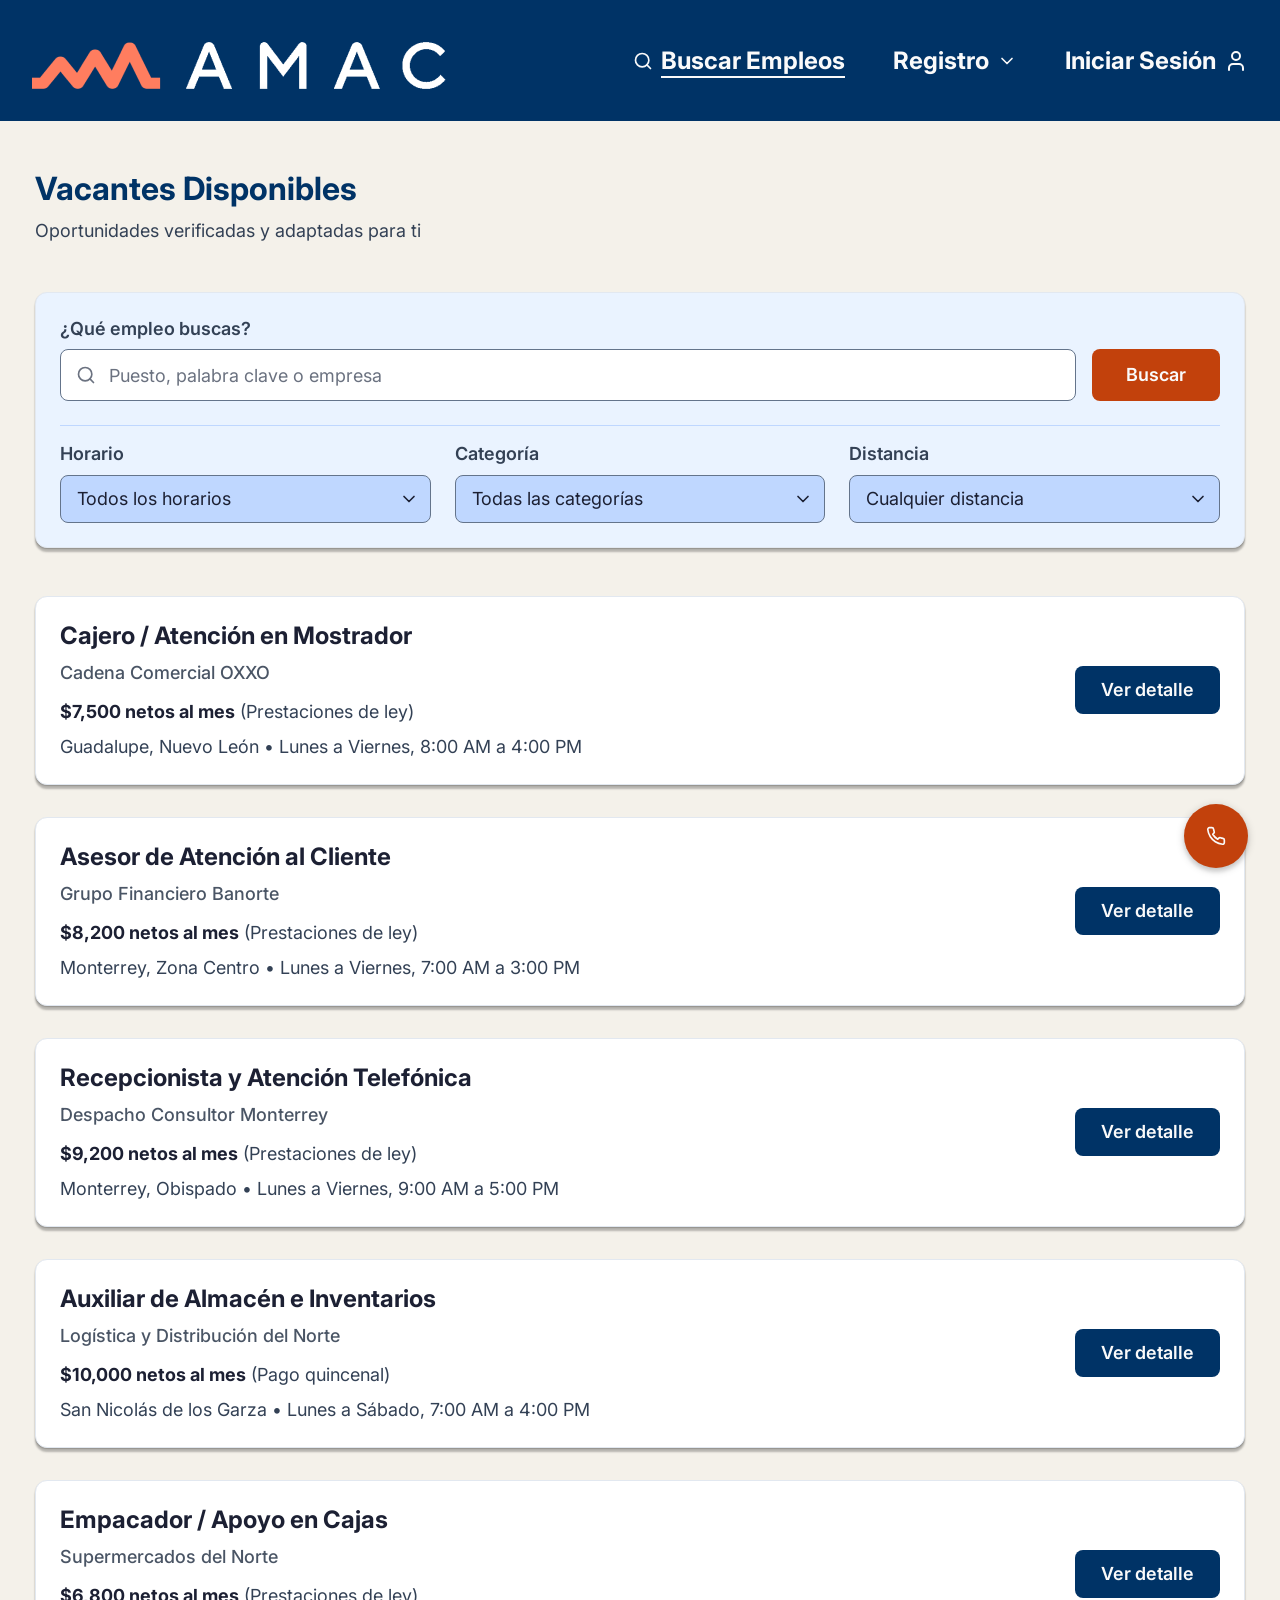
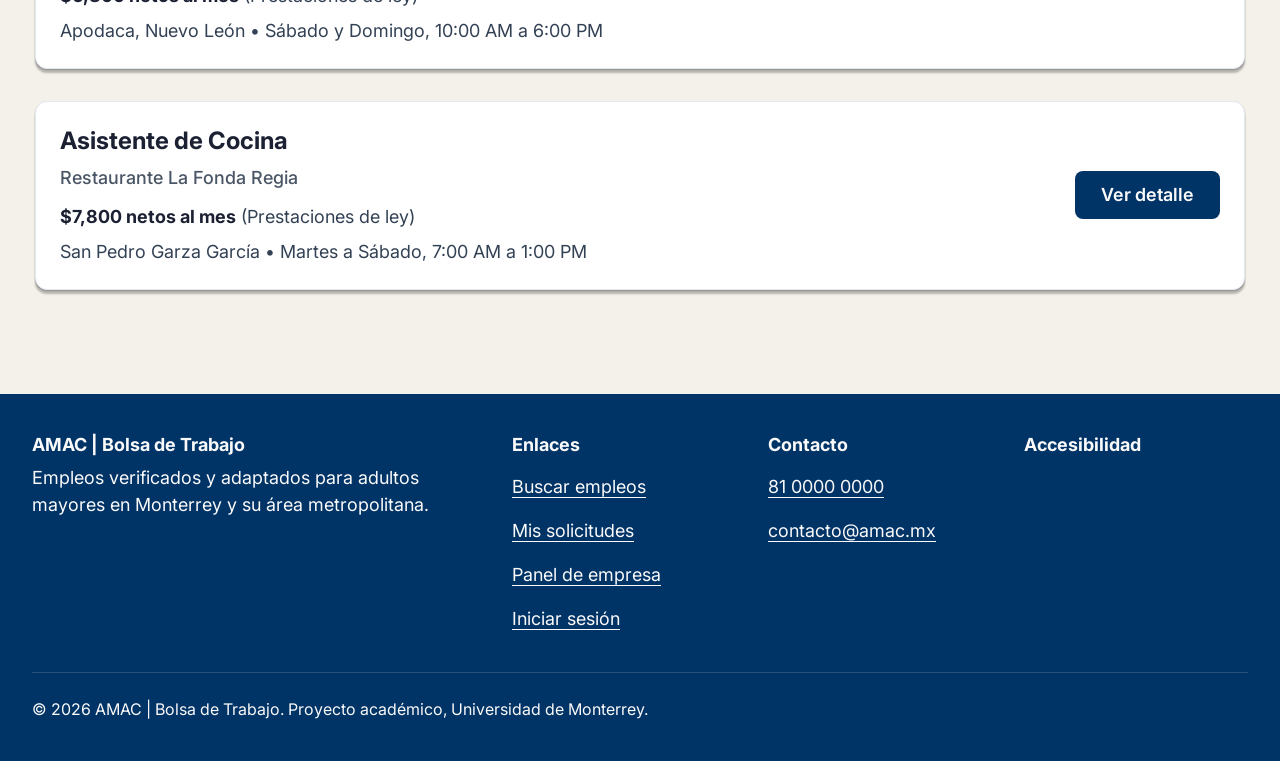
<file: index.html>
<!DOCTYPE html>
<html lang="es">
<head>
  <meta charset="UTF-8">
  <meta name="viewport" content="width=device-width, initial-scale=1.0">
  <meta name="description" content="Vacantes de empleo verificadas y adaptadas para adultos mayores en Monterrey y su área metropolitana.">
  <meta name="theme-color" content="#003366">
  <title>Vacantes disponibles – AMAC | Bolsa de Trabajo</title>
  <link rel="icon" href="img/favicon.svg" type="image/svg+xml">
  <link rel="preconnect" href="https://fonts.googleapis.com">
  <link rel="preconnect" href="https://fonts.gstatic.com" crossorigin>
  <link rel="stylesheet" href="https://fonts.googleapis.com/css2?family=Inter:wght@400;500;600;700&amp;display=swap">

  <!-- Hojas de estilo del proyecto (el orden importa) -->
  <link rel="stylesheet" href="css/variables.css">
  <link rel="stylesheet" href="css/base.css">
  <link rel="stylesheet" href="css/layout.css">
  <link rel="stylesheet" href="css/componentes.css">

  <!-- Menú móvil y mostrar contraseña. Va en el head para marcar <html class="js"> antes de pintar -->
  <script src="js/main.js"></script>
</head>
<body>
  <a class="skip-link" href="#principal">Saltar al contenido principal</a>

  <!-- ===================== ENCABEZADO (idéntico en todas las páginas) ===================== -->
  <header class="site-header">
    <div class="site-header__inner">
      <a class="site-header__brand" href="index.html">
        <img class="site-header__logo" src="img/amac-logo.png" alt="AMAC Bolsa de Trabajo, ir al inicio" width="442" height="75">
      </a>

      <button class="site-header__toggle" type="button" aria-expanded="false" aria-controls="site-nav">
        <span class="site-header__toggle-bar"></span>
        <span class="site-header__toggle-bar"></span>
        <span class="site-header__toggle-bar"></span>
        <span class="visually-hidden">Menú</span>
      </button>

      <nav class="site-nav" id="site-nav" aria-label="Navegación principal">
        <ul class="site-nav__list">
          <li class="site-nav__item">
            <a class="site-nav__link" href="index.html" aria-current="page">
              <svg class="icon" viewBox="0 0 24 24" aria-hidden="true" focusable="false"><circle cx="11" cy="11" r="8"/><path d="m21 21-4.3-4.3"/></svg>
              Buscar Empleos
            </a>
          </li>
          <li class="site-nav__item">
            <details class="site-nav__submenu">
              <summary class="site-nav__link">
                Registro
                <svg class="icon site-nav__chevron" viewBox="0 0 24 24" aria-hidden="true" focusable="false"><path d="m6 9 6 6 6-6"/></svg>
              </summary>
              <ul class="site-nav__sublist">
                <li><a class="site-nav__sublink" href="registro-candidato.html">Registrar candidato</a></li>
                <li><a class="site-nav__sublink" href="registro-empresa.html">Registrar empresa</a></li>
              </ul>
            </details>
          </li>
          <li class="site-nav__item">
            <details class="site-nav__submenu">
              <summary class="site-nav__link">
                Iniciar Sesión
                <svg class="icon icon--lg" viewBox="0 0 24 24" aria-hidden="true" focusable="false"><path d="M19 21v-2a4 4 0 0 0-4-4H9a4 4 0 0 0-4 4v2"/><circle cx="12" cy="7" r="4"/></svg>
              </summary>
              <ul class="site-nav__sublist">
                <li><a class="site-nav__sublink" href="login.html">Iniciar sesión como candidato</a></li>
                <li><a class="site-nav__sublink" href="login-empresa.html">Iniciar sesión como empresa</a></li>
              </ul>
            </details>
          </li>
        </ul>
      </nav>
    </div>
  </header>

  <main class="page" id="principal" tabindex="-1">
    <section class="page-intro" aria-labelledby="page-title">
      <h1 class="page-intro__title" id="page-title">Vacantes Disponibles</h1>
      <p class="page-intro__subtitle">Oportunidades verificadas y adaptadas para ti</p>
    </section>

    <!-- Buscador y filtros (RF-002, RF-007). En esta entrega es visual: el botón recarga la página. -->
    <section aria-labelledby="titulo-buscador">
      <h2 class="visually-hidden" id="titulo-buscador">Buscar y filtrar vacantes</h2>
      <form class="search-panel" role="search" action="index.html" method="get">
        <div class="search-panel__row">
          <div class="search-panel__field">
            <!-- Cambio vs. Figma: etiqueta visible (requisito 4.2, no basta el placeholder) -->
            <label class="filter__label" for="busqueda">¿Qué empleo buscas?</label>
            <div class="search-panel__control">
              <svg class="icon search-panel__icon" viewBox="0 0 24 24" aria-hidden="true" focusable="false"><circle cx="11" cy="11" r="8"/><path d="m21 21-4.3-4.3"/></svg>
              <input class="search-panel__input" id="busqueda" type="search" name="q" placeholder="Puesto, palabra clave o empresa">
            </div>
          </div>
          <button class="btn btn--accent" type="submit">Buscar</button>
        </div>

        <fieldset class="search-panel__filters">
          <legend class="visually-hidden">Filtrar resultados</legend>
        <div class="filter">
          <label class="filter__label" for="filter-horario">Horario</label>
          <div class="filter__control">
            <select class="filter__select" id="filter-horario" name="horario">
              <option value="">Todos los horarios</option>
              <option value="matutino">Matutino</option>
              <option value="vespertino">Vespertino</option>
              <option value="medio-tiempo">Medio tiempo</option>
              <option value="fin-de-semana">Fines de semana</option>
            </select>
            <svg class="icon filter__icon" viewBox="0 0 24 24" aria-hidden="true" focusable="false"><path d="m6 9 6 6 6-6"/></svg>
          </div>
        </div>
        <div class="filter">
          <label class="filter__label" for="filter-categoria">Categoría</label>
          <div class="filter__control">
            <select class="filter__select" id="filter-categoria" name="categoria">
              <option value="">Todas las categorías</option>
              <option value="atencion-cliente">Atención al cliente</option>
              <option value="ventas">Ventas y comercio</option>
              <option value="administracion">Administración</option>
              <option value="almacen">Almacén y logística</option>
              <option value="alimentos">Cocina y alimentos</option>
            </select>
            <svg class="icon filter__icon" viewBox="0 0 24 24" aria-hidden="true" focusable="false"><path d="m6 9 6 6 6-6"/></svg>
          </div>
        </div>
        <div class="filter">
          <label class="filter__label" for="filter-distancia">Distancia</label>
          <div class="filter__control">
            <select class="filter__select" id="filter-distancia" name="distancia">
              <option value="">Cualquier distancia</option>
              <option value="5">Menos de 5 km</option>
              <option value="10">Menos de 10 km</option>
              <option value="20">Menos de 20 km</option>
            </select>
            <svg class="icon filter__icon" viewBox="0 0 24 24" aria-hidden="true" focusable="false"><path d="m6 9 6 6 6-6"/></svg>
          </div>
        </div>
        </fieldset>
      </form>
    </section>

    <!-- Listado de vacantes (RF-001) -->
    <section aria-labelledby="titulo-resultados">
      <h2 class="visually-hidden" id="titulo-resultados">6 vacantes encontradas</h2>
      <ul class="job-list">
        <li>
          <article class="job-card">
            <div class="job-card__body">
              <h3 class="job-card__title">Cajero / Atención en Mostrador</h3>
              <p class="job-card__company">Cadena Comercial OXXO</p>
              <p class="job-card__salary"><strong class="job-card__salary-amount">$7,500 netos al mes</strong> (Prestaciones de ley)</p>
              <p class="job-card__meta"><span class="visually-hidden">Ubicación: </span>Guadalupe, Nuevo León <span aria-hidden="true">•</span> <span class="visually-hidden">Horario: </span>Lunes a Viernes, 8:00 AM a 4:00 PM</p>
            </div>
            <a class="btn" href="vacante.html">Ver detalle<span class="visually-hidden"> de Cajero / Atención en Mostrador</span></a>
          </article>
        </li>
        <li>
          <article class="job-card">
            <div class="job-card__body">
              <h3 class="job-card__title">Asesor de Atención al Cliente</h3>
              <p class="job-card__company">Grupo Financiero Banorte</p>
              <p class="job-card__salary"><strong class="job-card__salary-amount">$8,200 netos al mes</strong> (Prestaciones de ley)</p>
              <p class="job-card__meta"><span class="visually-hidden">Ubicación: </span>Monterrey, Zona Centro <span aria-hidden="true">•</span> <span class="visually-hidden">Horario: </span>Lunes a Viernes, 7:00 AM a 3:00 PM</p>
            </div>
            <a class="btn" href="vacante.html">Ver detalle<span class="visually-hidden"> de Asesor de Atención al Cliente</span></a>
          </article>
        </li>
        <li>
          <article class="job-card">
            <div class="job-card__body">
              <h3 class="job-card__title">Recepcionista y Atención Telefónica</h3>
              <p class="job-card__company">Despacho Consultor Monterrey</p>
              <p class="job-card__salary"><strong class="job-card__salary-amount">$9,200 netos al mes</strong> (Prestaciones de ley)</p>
              <p class="job-card__meta"><span class="visually-hidden">Ubicación: </span>Monterrey, Obispado <span aria-hidden="true">•</span> <span class="visually-hidden">Horario: </span>Lunes a Viernes, 9:00 AM a 5:00 PM</p>
            </div>
            <a class="btn" href="vacante.html">Ver detalle<span class="visually-hidden"> de Recepcionista y Atención Telefónica</span></a>
          </article>
        </li>
        <li>
          <article class="job-card">
            <div class="job-card__body">
              <h3 class="job-card__title">Auxiliar de Almacén e Inventarios</h3>
              <p class="job-card__company">Logística y Distribución del Norte</p>
              <p class="job-card__salary"><strong class="job-card__salary-amount">$10,000 netos al mes</strong> (Pago quincenal)</p>
              <p class="job-card__meta"><span class="visually-hidden">Ubicación: </span>San Nicolás de los Garza <span aria-hidden="true">•</span> <span class="visually-hidden">Horario: </span>Lunes a Sábado, 7:00 AM a 4:00 PM</p>
            </div>
            <a class="btn" href="vacante.html">Ver detalle<span class="visually-hidden"> de Auxiliar de Almacén e Inventarios</span></a>
          </article>
        </li>
        <li>
          <article class="job-card">
            <div class="job-card__body">
              <h3 class="job-card__title">Empacador / Apoyo en Cajas</h3>
              <p class="job-card__company">Supermercados del Norte</p>
              <p class="job-card__salary"><strong class="job-card__salary-amount">$6,800 netos al mes</strong> (Prestaciones de ley)</p>
              <p class="job-card__meta"><span class="visually-hidden">Ubicación: </span>Apodaca, Nuevo León <span aria-hidden="true">•</span> <span class="visually-hidden">Horario: </span>Sábado y Domingo, 10:00 AM a 6:00 PM</p>
            </div>
            <a class="btn" href="vacante.html">Ver detalle<span class="visually-hidden"> de Empacador / Apoyo en Cajas</span></a>
          </article>
        </li>
        <li>
          <article class="job-card">
            <div class="job-card__body">
              <h3 class="job-card__title">Asistente de Cocina</h3>
              <p class="job-card__company">Restaurante La Fonda Regia</p>
              <p class="job-card__salary"><strong class="job-card__salary-amount">$7,800 netos al mes</strong> (Prestaciones de ley)</p>
              <p class="job-card__meta"><span class="visually-hidden">Ubicación: </span>San Pedro Garza García <span aria-hidden="true">•</span> <span class="visually-hidden">Horario: </span>Martes a Sábado, 7:00 AM a 1:00 PM</p>
            </div>
            <a class="btn" href="vacante.html">Ver detalle<span class="visually-hidden"> de Asistente de Cocina</span></a>
          </article>
        </li>
      </ul>
    </section>
  </main>

  <!-- ===================== BOTÓN DE AYUDA / LLAMAR A AMAC (RF-052) ===================== -->
  <!-- TODO: reemplazar por el teléfono real de AMAC -->
  <aside class="help" aria-label="Ayuda telefónica">
    <a class="help-fab" href="tel:+528100000000">
      <svg class="icon help-fab__icon" viewBox="0 0 24 24" aria-hidden="true" focusable="false"><path d="M22 16.92v3a2 2 0 0 1-2.18 2 19.79 19.79 0 0 1-8.63-3.07 19.5 19.5 0 0 1-6-6 19.79 19.79 0 0 1-3.07-8.67A2 2 0 0 1 4.11 2h3a2 2 0 0 1 2 1.72 12.84 12.84 0 0 0 .7 2.81 2 2 0 0 1-.45 2.11L8.09 9.91a16 16 0 0 0 6 6l1.27-1.27a2 2 0 0 1 2.11-.45 12.84 12.84 0 0 0 2.81.7A2 2 0 0 1 22 16.92z"/></svg>
      <span class="visually-hidden">Llamar a AMAC para pedir ayuda</span>
    </a>
  </aside>

  <!-- ===================== PIE DE PÁGINA (idéntico en todas las páginas) ===================== -->
  <footer class="site-footer">
    <div class="site-footer__inner">
      <section aria-labelledby="footer-amac">
        <h2 class="site-footer__title" id="footer-amac">AMAC | Bolsa de Trabajo</h2>
        <p class="site-footer__text">Empleos verificados y adaptados para adultos mayores en Monterrey y su área metropolitana.</p>
      </section>

      <nav aria-labelledby="footer-enlaces">
        <h2 class="site-footer__title" id="footer-enlaces">Enlaces</h2>
        <ul class="site-footer__list">
          <li><a class="site-footer__link" href="index.html">Buscar empleos</a></li>
          <li><a class="site-footer__link" href="mis-solicitudes.html">Mis solicitudes</a></li>
          <li><a class="site-footer__link" href="empresa-vacantes.html">Panel de empresa</a></li>
          <li><a class="site-footer__link" href="login.html">Iniciar sesión</a></li>
        </ul>
      </nav>

      <section aria-labelledby="footer-contacto">
        <h2 class="site-footer__title" id="footer-contacto">Contacto</h2>
        <!-- TODO: reemplazar por el teléfono y correo reales -->
        <address class="site-footer__contact">
          <a class="site-footer__link" href="tel:+528100000000">81 0000 0000</a><br>
          <a class="site-footer__link" href="mailto:contacto@amac.mx">contacto@amac.mx</a>
        </address>
      </section>

      <section class="site-footer__a11y" aria-labelledby="footer-accesibilidad">
        <h2 class="site-footer__title" id="footer-accesibilidad">Accesibilidad</h2>
        <!-- Modo alto contraste: el botón aparece solo con JavaScript (js/main.js) -->
        <button class="contrast-toggle" type="button" aria-pressed="false" hidden>
          <svg class="icon" viewBox="0 0 24 24" aria-hidden="true" focusable="false"><circle cx="12" cy="12" r="10"/><path d="M12 18a6 6 0 0 0 0-12v12z"/></svg>
          Alto contraste
        </button>
      </section>

      <p class="site-footer__legal">© 2026 AMAC | Bolsa de Trabajo. Proyecto académico, Universidad de Monterrey.</p>
    </div>
  </footer>
</body>
</html>
</file>
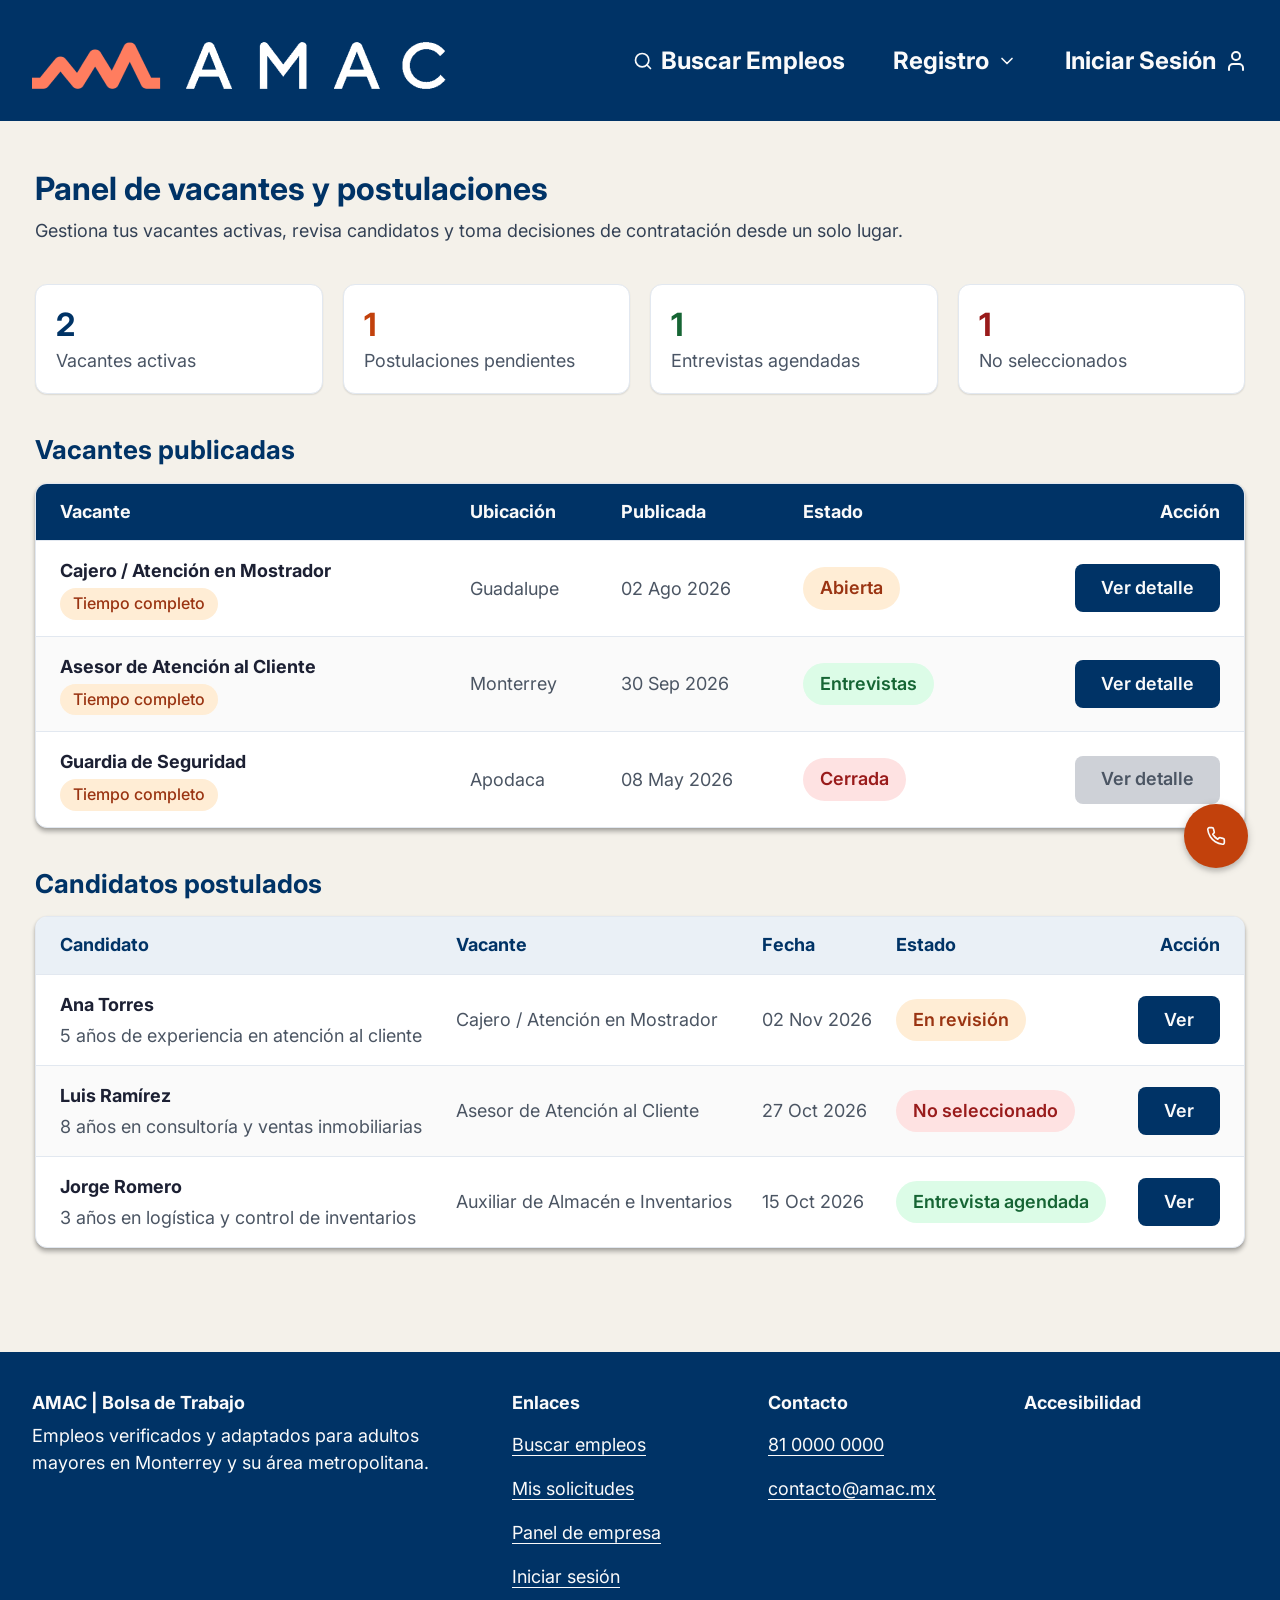
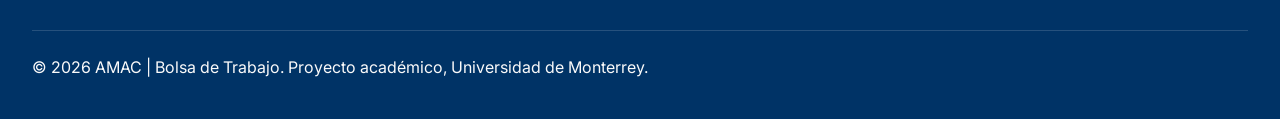
<file: empresa-vacantes.html>
<!DOCTYPE html>
<html lang="es">
<head>
  <meta charset="UTF-8">
  <meta name="viewport" content="width=device-width, initial-scale=1.0">
  <meta name="description" content="Panel de empresa en AMAC: vacantes publicadas y candidatos postulados.">
  <meta name="theme-color" content="#003366">
  <title>Panel de vacantes y postulaciones – AMAC | Bolsa de Trabajo</title>
  <link rel="icon" href="img/favicon.svg" type="image/svg+xml">
  <link rel="preconnect" href="https://fonts.googleapis.com">
  <link rel="preconnect" href="https://fonts.gstatic.com" crossorigin>
  <link rel="stylesheet" href="https://fonts.googleapis.com/css2?family=Inter:wght@400;500;600;700&amp;display=swap">

  <!-- Hojas de estilo del proyecto (el orden importa) -->
  <link rel="stylesheet" href="css/variables.css">
  <link rel="stylesheet" href="css/base.css">
  <link rel="stylesheet" href="css/layout.css">
  <link rel="stylesheet" href="css/componentes.css">

  <!-- Menú móvil y mostrar contraseña. Va en el head para marcar <html class="js"> antes de pintar -->
  <script src="js/main.js"></script>
</head>
<body>
  <a class="skip-link" href="#principal">Saltar al contenido principal</a>

  <!-- ===================== ENCABEZADO (idéntico en todas las páginas) ===================== -->
  <header class="site-header">
    <div class="site-header__inner">
      <a class="site-header__brand" href="index.html">
        <img class="site-header__logo" src="img/amac-logo.png" alt="AMAC Bolsa de Trabajo, ir al inicio" width="442" height="75">
      </a>

      <button class="site-header__toggle" type="button" aria-expanded="false" aria-controls="site-nav">
        <span class="site-header__toggle-bar"></span>
        <span class="site-header__toggle-bar"></span>
        <span class="site-header__toggle-bar"></span>
        <span class="visually-hidden">Menú</span>
      </button>

      <nav class="site-nav" id="site-nav" aria-label="Navegación principal">
        <ul class="site-nav__list">
          <li class="site-nav__item">
            <a class="site-nav__link" href="index.html">
              <svg class="icon" viewBox="0 0 24 24" aria-hidden="true" focusable="false"><circle cx="11" cy="11" r="8"/><path d="m21 21-4.3-4.3"/></svg>
              Buscar Empleos
            </a>
          </li>
          <li class="site-nav__item">
            <details class="site-nav__submenu">
              <summary class="site-nav__link">
                Registro
                <svg class="icon site-nav__chevron" viewBox="0 0 24 24" aria-hidden="true" focusable="false"><path d="m6 9 6 6 6-6"/></svg>
              </summary>
              <ul class="site-nav__sublist">
                <li><a class="site-nav__sublink" href="registro-candidato.html">Registrar candidato</a></li>
                <li><a class="site-nav__sublink" href="registro-empresa.html">Registrar empresa</a></li>
              </ul>
            </details>
          </li>
          <li class="site-nav__item">
            <details class="site-nav__submenu">
              <summary class="site-nav__link">
                Iniciar Sesión
                <svg class="icon icon--lg" viewBox="0 0 24 24" aria-hidden="true" focusable="false"><path d="M19 21v-2a4 4 0 0 0-4-4H9a4 4 0 0 0-4 4v2"/><circle cx="12" cy="7" r="4"/></svg>
              </summary>
              <ul class="site-nav__sublist">
                <li><a class="site-nav__sublink" href="login.html">Iniciar sesión como candidato</a></li>
                <li><a class="site-nav__sublink" href="login-empresa.html">Iniciar sesión como empresa</a></li>
              </ul>
            </details>
          </li>
        </ul>
      </nav>
    </div>
  </header>

  <main class="page" id="principal" tabindex="-1">
    <div class="page__content">
      <section class="page-intro" aria-labelledby="page-title">
        <h1 class="page-intro__title" id="page-title">Panel de vacantes y postulaciones</h1>
        <p class="page-intro__subtitle">Gestiona tus vacantes activas, revisa candidatos y toma decisiones de contratación desde un solo lugar.</p>
      </section>

      <section class="stats" aria-label="Resumen del panel">
        <div class="stat">
          <p class="stat__value">2</p>
          <p class="stat__label">Vacantes activas</p>
        </div>
        <div class="stat">
          <p class="stat__value stat__value--accent">1</p>
          <p class="stat__label">Postulaciones pendientes</p>
        </div>
        <div class="stat">
          <p class="stat__value stat__value--success">1</p>
          <p class="stat__label">Entrevistas agendadas</p>
        </div>
        <div class="stat">
          <p class="stat__value stat__value--danger">1</p>
          <p class="stat__label">No seleccionados</p>
        </div>
      </section>

      <!-- RF-020 · Vacantes publicadas -->
      <section class="table-section" aria-labelledby="titulo-vacantes">
        <h2 class="table-section__title" id="titulo-vacantes">Vacantes publicadas</h2>
        <div class="panel">
          <table class="data-table" aria-labelledby="titulo-vacantes">
            <thead class="data-table__head">
              <tr>
              <th class="data-table__th" scope="col">Vacante</th>
              <th class="data-table__th" scope="col">Ubicación</th>
              <th class="data-table__th" scope="col">Publicada</th>
              <th class="data-table__th" scope="col">Estado</th>
              <th class="data-table__th data-table__th--end" scope="col">Acción</th>
              </tr>
            </thead>
            <tbody class="data-table__body">
            <tr class="data-table__row">
              <th class="data-table__cell data-table__cell--primary" scope="row">
                <span class="data-table__primary">
                  <span class="data-table__title">Cajero / Atención en Mostrador</span>
                  <span class="tag">Tiempo completo</span>
                </span>
              </th>
              <td class="data-table__cell" data-label="Ubicación">Guadalupe</td>
              <td class="data-table__cell" data-label="Publicada"><time datetime="2026-08-02">02 Ago 2026</time></td>
              <td class="data-table__cell data-table__cell--status"><span class="status status--warning">Abierta</span></td>
              <td class="data-table__cell data-table__cell--action">
                <div class="data-table__actions"><a class="btn" href="vacante.html">Ver detalle<span class="visually-hidden"> de Cajero / Atención en Mostrador</span></a></div>
              </td>
            </tr>
            <tr class="data-table__row">
              <th class="data-table__cell data-table__cell--primary" scope="row">
                <span class="data-table__primary">
                  <span class="data-table__title">Asesor de Atención al Cliente</span>
                  <span class="tag">Tiempo completo</span>
                </span>
              </th>
              <td class="data-table__cell" data-label="Ubicación">Monterrey</td>
              <td class="data-table__cell" data-label="Publicada"><time datetime="2026-09-30">30 Sep 2026</time></td>
              <td class="data-table__cell data-table__cell--status"><span class="status status--success">Entrevistas</span></td>
              <td class="data-table__cell data-table__cell--action">
                <div class="data-table__actions"><a class="btn" href="vacante.html">Ver detalle<span class="visually-hidden"> de Asesor de Atención al Cliente</span></a></div>
              </td>
            </tr>
            <tr class="data-table__row">
              <th class="data-table__cell data-table__cell--primary" scope="row">
                <span class="data-table__primary">
                  <span class="data-table__title">Guardia de Seguridad</span>
                  <span class="tag">Tiempo completo</span>
                </span>
              </th>
              <td class="data-table__cell" data-label="Ubicación">Apodaca</td>
              <td class="data-table__cell" data-label="Publicada"><time datetime="2026-05-08">08 May 2026</time></td>
              <td class="data-table__cell data-table__cell--status"><span class="status status--danger">Cerrada</span></td>
              <td class="data-table__cell data-table__cell--action">
                <div class="data-table__actions"><button class="btn" type="button" disabled>Ver detalle<span class="visually-hidden"> de Guardia de Seguridad (vacante cerrada)</span></button></div>
              </td>
            </tr>
            </tbody>
          </table>
        </div>
      </section>

      <!-- RF-021 · Candidatos postulados -->
      <section class="table-section" aria-labelledby="titulo-candidatos">
        <h2 class="table-section__title" id="titulo-candidatos">Candidatos postulados</h2>
        <div class="panel">
          <table class="data-table" aria-labelledby="titulo-candidatos">
            <thead class="data-table__head data-table__head--light">
              <tr>
              <th class="data-table__th" scope="col">Candidato</th>
              <th class="data-table__th" scope="col">Vacante</th>
              <th class="data-table__th" scope="col">Fecha</th>
              <th class="data-table__th" scope="col">Estado</th>
              <th class="data-table__th data-table__th--end" scope="col">Acción</th>
              </tr>
            </thead>
            <tbody class="data-table__body">
            <tr class="data-table__row">
              <th class="data-table__cell data-table__cell--primary" scope="row">
                <span class="data-table__primary">
                  <span class="data-table__title">Ana Torres</span>
                  <span class="data-table__meta">5 años de experiencia en atención al cliente</span>
                </span>
              </th>
              <td class="data-table__cell" data-label="Vacante">Cajero / Atención en Mostrador</td>
              <td class="data-table__cell" data-label="Fecha"><time datetime="2026-11-02">02 Nov 2026</time></td>
              <td class="data-table__cell data-table__cell--status"><span class="status status--warning">En revisión</span></td>
              <td class="data-table__cell data-table__cell--action">
                <div class="data-table__actions"><a class="btn" href="solicitudes-recibidas.html#ana-torres">Ver<span class="visually-hidden"> postulación de Ana Torres</span></a></div>
              </td>
            </tr>
            <tr class="data-table__row">
              <th class="data-table__cell data-table__cell--primary" scope="row">
                <span class="data-table__primary">
                  <span class="data-table__title">Luis Ramírez</span>
                  <span class="data-table__meta">8 años en consultoría y ventas inmobiliarias</span>
                </span>
              </th>
              <td class="data-table__cell" data-label="Vacante">Asesor de Atención al Cliente</td>
              <td class="data-table__cell" data-label="Fecha"><time datetime="2026-10-27">27 Oct 2026</time></td>
              <td class="data-table__cell data-table__cell--status"><span class="status status--danger">No seleccionado</span></td>
              <td class="data-table__cell data-table__cell--action">
                <div class="data-table__actions"><a class="btn" href="solicitudes-recibidas.html#luis-ramirez">Ver<span class="visually-hidden"> postulación de Luis Ramírez</span></a></div>
              </td>
            </tr>
            <tr class="data-table__row">
              <th class="data-table__cell data-table__cell--primary" scope="row">
                <span class="data-table__primary">
                  <span class="data-table__title">Jorge Romero</span>
                  <span class="data-table__meta">3 años en logística y control de inventarios</span>
                </span>
              </th>
              <td class="data-table__cell" data-label="Vacante">Auxiliar de Almacén e Inventarios</td>
              <td class="data-table__cell" data-label="Fecha"><time datetime="2026-10-15">15 Oct 2026</time></td>
              <td class="data-table__cell data-table__cell--status"><span class="status status--success">Entrevista agendada</span></td>
              <td class="data-table__cell data-table__cell--action">
                <div class="data-table__actions"><a class="btn" href="solicitudes-recibidas.html#jorge-romero">Ver<span class="visually-hidden"> postulación de Jorge Romero</span></a></div>
              </td>
            </tr>
            </tbody>
          </table>
        </div>
      </section>
    </div>
  </main>

  <!-- ===================== BOTÓN DE AYUDA / LLAMAR A AMAC (RF-052) ===================== -->
  <!-- TODO: reemplazar por el teléfono real de AMAC -->
  <aside class="help" aria-label="Ayuda telefónica">
    <a class="help-fab" href="tel:+528100000000">
      <svg class="icon help-fab__icon" viewBox="0 0 24 24" aria-hidden="true" focusable="false"><path d="M22 16.92v3a2 2 0 0 1-2.18 2 19.79 19.79 0 0 1-8.63-3.07 19.5 19.5 0 0 1-6-6 19.79 19.79 0 0 1-3.07-8.67A2 2 0 0 1 4.11 2h3a2 2 0 0 1 2 1.72 12.84 12.84 0 0 0 .7 2.81 2 2 0 0 1-.45 2.11L8.09 9.91a16 16 0 0 0 6 6l1.27-1.27a2 2 0 0 1 2.11-.45 12.84 12.84 0 0 0 2.81.7A2 2 0 0 1 22 16.92z"/></svg>
      <span class="visually-hidden">Llamar a AMAC para pedir ayuda</span>
    </a>
  </aside>

  <!-- ===================== PIE DE PÁGINA (idéntico en todas las páginas) ===================== -->
  <footer class="site-footer">
    <div class="site-footer__inner">
      <section aria-labelledby="footer-amac">
        <h2 class="site-footer__title" id="footer-amac">AMAC | Bolsa de Trabajo</h2>
        <p class="site-footer__text">Empleos verificados y adaptados para adultos mayores en Monterrey y su área metropolitana.</p>
      </section>

      <nav aria-labelledby="footer-enlaces">
        <h2 class="site-footer__title" id="footer-enlaces">Enlaces</h2>
        <ul class="site-footer__list">
          <li><a class="site-footer__link" href="index.html">Buscar empleos</a></li>
          <li><a class="site-footer__link" href="mis-solicitudes.html">Mis solicitudes</a></li>
          <li><a class="site-footer__link" href="empresa-vacantes.html">Panel de empresa</a></li>
          <li><a class="site-footer__link" href="login.html">Iniciar sesión</a></li>
        </ul>
      </nav>

      <section aria-labelledby="footer-contacto">
        <h2 class="site-footer__title" id="footer-contacto">Contacto</h2>
        <!-- TODO: reemplazar por el teléfono y correo reales -->
        <address class="site-footer__contact">
          <a class="site-footer__link" href="tel:+528100000000">81 0000 0000</a><br>
          <a class="site-footer__link" href="mailto:contacto@amac.mx">contacto@amac.mx</a>
        </address>
      </section>

      <section class="site-footer__a11y" aria-labelledby="footer-accesibilidad">
        <h2 class="site-footer__title" id="footer-accesibilidad">Accesibilidad</h2>
        <!-- Modo alto contraste: el botón aparece solo con JavaScript (js/main.js) -->
        <button class="contrast-toggle" type="button" aria-pressed="false" hidden>
          <svg class="icon" viewBox="0 0 24 24" aria-hidden="true" focusable="false"><circle cx="12" cy="12" r="10"/><path d="M12 18a6 6 0 0 0 0-12v12z"/></svg>
          Alto contraste
        </button>
      </section>

      <p class="site-footer__legal">© 2026 AMAC | Bolsa de Trabajo. Proyecto académico, Universidad de Monterrey.</p>
    </div>
  </footer>
</body>
</html>
</file>
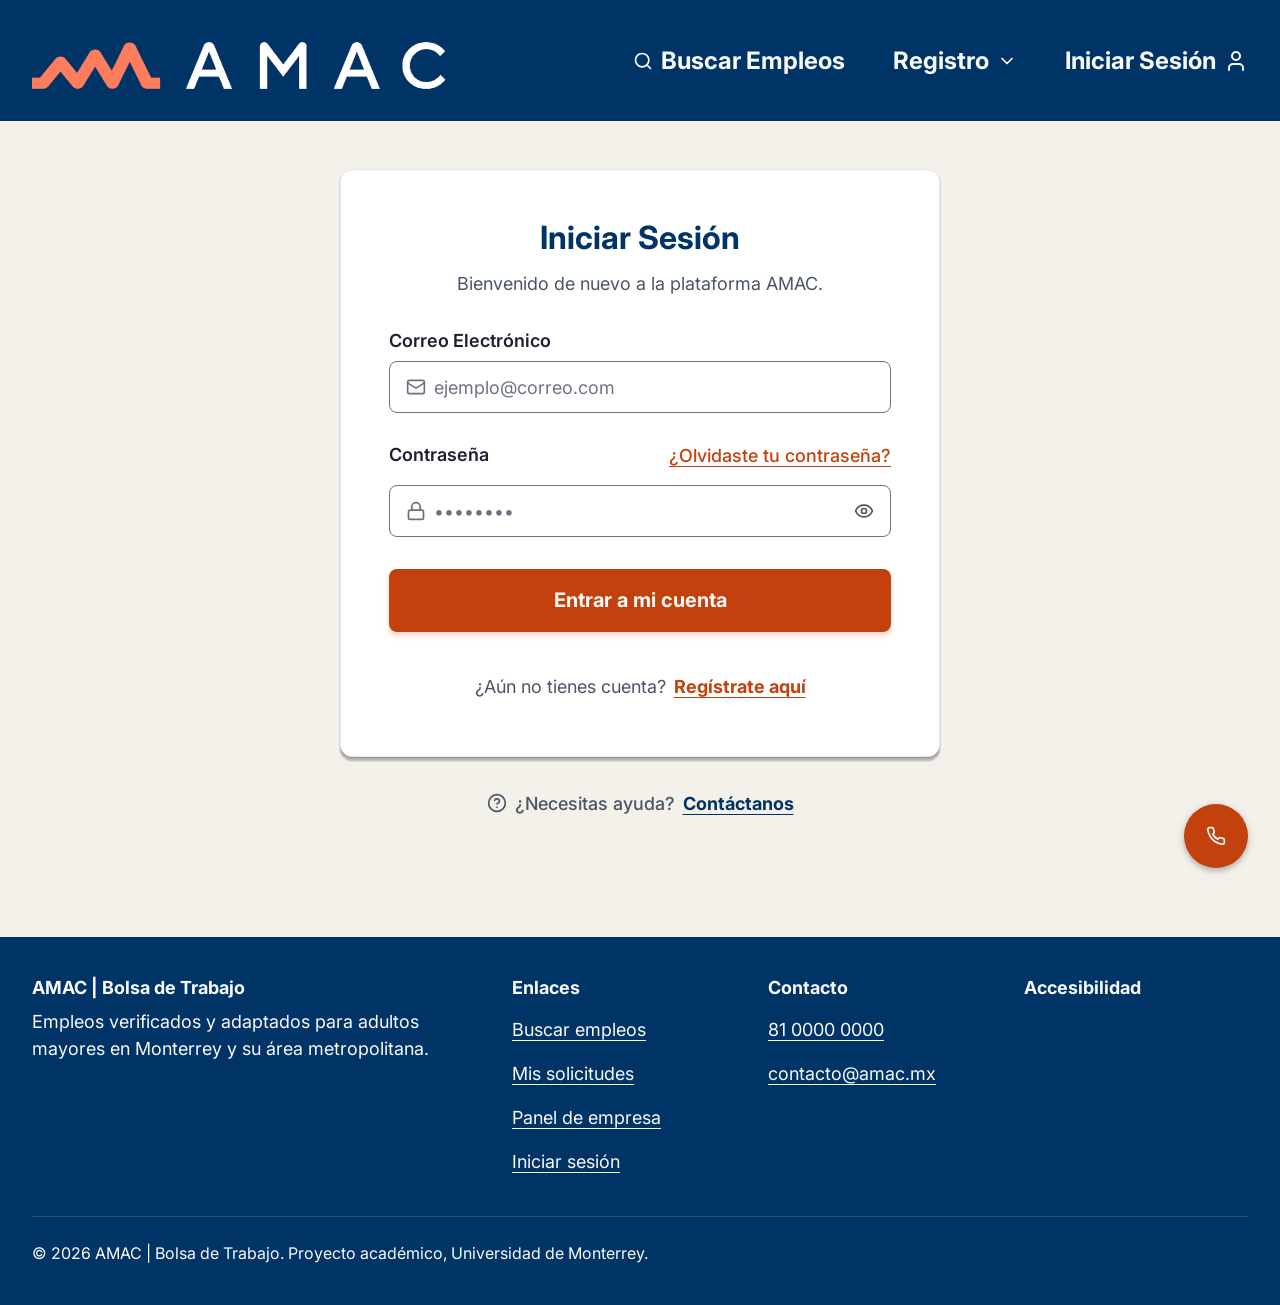
<file: login 10.01.03 pm.html>
<!DOCTYPE html>
<html lang="es">
<head>
  <meta charset="UTF-8">
  <meta name="viewport" content="width=device-width, initial-scale=1.0">
  <meta name="description" content="Inicia sesión como candidato en AMAC para postularte a empleos y revisar tus solicitudes.">
  <meta name="theme-color" content="#003366">
  <title>Iniciar Sesión – AMAC | Bolsa de Trabajo</title>
  <link rel="icon" href="img/favicon.svg" type="image/svg+xml">
  <link rel="preconnect" href="https://fonts.googleapis.com">
  <link rel="preconnect" href="https://fonts.gstatic.com" crossorigin>
  <link rel="stylesheet" href="https://fonts.googleapis.com/css2?family=Inter:wght@400;500;600;700&amp;display=swap">

  <!-- Hojas de estilo del proyecto (el orden importa) -->
  <link rel="stylesheet" href="css/variables.css">
  <link rel="stylesheet" href="css/base.css">
  <link rel="stylesheet" href="css/layout.css">
  <link rel="stylesheet" href="css/componentes.css">

  <!-- Menú móvil y mostrar contraseña. Va en el head para marcar <html class="js"> antes de pintar -->
  <script src="js/main.js"></script>
</head>
<body>
  <a class="skip-link" href="#principal">Saltar al contenido principal</a>

  <!-- ===================== ENCABEZADO (idéntico en todas las páginas) ===================== -->
  <header class="site-header">
    <div class="site-header__inner">
      <a class="site-header__brand" href="index.html">
        <img class="site-header__logo" src="img/amac-logo.png" alt="AMAC Bolsa de Trabajo, ir al inicio" width="442" height="75">
      </a>

      <button class="site-header__toggle" type="button" aria-expanded="false" aria-controls="site-nav">
        <span class="site-header__toggle-bar"></span>
        <span class="site-header__toggle-bar"></span>
        <span class="site-header__toggle-bar"></span>
        <span class="visually-hidden">Menú</span>
      </button>

      <nav class="site-nav" id="site-nav" aria-label="Navegación principal">
        <ul class="site-nav__list">
          <li class="site-nav__item">
            <a class="site-nav__link" href="index.html">
              <svg class="icon" viewBox="0 0 24 24" aria-hidden="true" focusable="false"><circle cx="11" cy="11" r="8"/><path d="m21 21-4.3-4.3"/></svg>
              Buscar Empleos
            </a>
          </li>
          <li class="site-nav__item">
            <details class="site-nav__submenu">
              <summary class="site-nav__link">
                Registro
                <svg class="icon site-nav__chevron" viewBox="0 0 24 24" aria-hidden="true" focusable="false"><path d="m6 9 6 6 6-6"/></svg>
              </summary>
              <ul class="site-nav__sublist">
                <li><a class="site-nav__sublink" href="registro-candidato.html">Registrar candidato</a></li>
                <li><a class="site-nav__sublink" href="registro-empresa.html">Registrar empresa</a></li>
              </ul>
            </details>
          </li>
          <li class="site-nav__item">
            <details class="site-nav__submenu">
              <summary class="site-nav__link">
                Iniciar Sesión
                <svg class="icon icon--lg" viewBox="0 0 24 24" aria-hidden="true" focusable="false"><path d="M19 21v-2a4 4 0 0 0-4-4H9a4 4 0 0 0-4 4v2"/><circle cx="12" cy="7" r="4"/></svg>
              </summary>
              <ul class="site-nav__sublist">
                <li><a class="site-nav__sublink" href="login.html" aria-current="page">Iniciar sesión como candidato</a></li>
                <li><a class="site-nav__sublink" href="login-empresa.html">Iniciar sesión como empresa</a></li>
              </ul>
            </details>
          </li>
        </ul>
      </nav>
    </div>
  </header>

  <main class="page page--narrow" id="principal" tabindex="-1">
    <section class="auth" aria-labelledby="login-title">
      <!-- Entrega estática: el formulario lleva a Mis Solicitudes para la demo.
           La contraseña no tiene "name" para que nunca viaje en la URL (método GET).
           En la Entrega 3 se enviará con React a la base de datos. -->
      <form class="auth-card" action="mis-solicitudes.html" method="get">
        <header class="auth-card__header">
          <h1 class="auth-card__title" id="login-title">Iniciar Sesión</h1>
          <p class="auth-card__subtitle">Bienvenido de nuevo a la plataforma AMAC.</p>
        </header>

        <div class="auth-card__fields">
          <div class="field">
            <label class="field__label" for="login-email">Correo Electrónico</label>
            <div class="field__control">
              <svg class="icon field__icon" viewBox="0 0 24 24" aria-hidden="true" focusable="false"><rect x="2" y="4" width="20" height="16" rx="2"/><path d="m22 7-8.97 5.7a1.94 1.94 0 0 1-2.06 0L2 7"/></svg>
              <input class="field__input" id="login-email" type="email" name="email" autocomplete="email" placeholder="ejemplo@correo.com" required>
            </div>
          </div>

          <div class="field">
            <div class="field__label-row">
              <label class="field__label" for="login-password">Contraseña</label>
              <a class="field__link" href="#ayuda">¿Olvidaste tu contraseña?</a>
            </div>
            <div class="field__control">
              <svg class="icon field__icon" viewBox="0 0 24 24" aria-hidden="true" focusable="false"><rect x="3" y="11" width="18" height="11" rx="2" ry="2"/><path d="M7 11V7a5 5 0 0 1 10 0v4"/></svg>
              <input class="field__input" id="login-password" type="password" autocomplete="current-password" placeholder="••••••••" required>
              <button class="field__toggle" type="button" aria-controls="login-password" aria-pressed="false">
                <svg class="icon field__toggle-icon field__toggle-icon--show" viewBox="0 0 24 24" aria-hidden="true" focusable="false"><path d="M2.062 12.348a1 1 0 0 1 0-.696 10.75 10.75 0 0 1 19.876 0 1 1 0 0 1 0 .696 10.75 10.75 0 0 1-19.876 0"/><circle cx="12" cy="12" r="3"/></svg>
                <svg class="icon field__toggle-icon field__toggle-icon--hide" viewBox="0 0 24 24" aria-hidden="true" focusable="false"><path d="M10.733 5.076a10.744 10.744 0 0 1 11.205 6.575 1 1 0 0 1 0 .696 10.747 10.747 0 0 1-1.444 2.49"/><path d="M14.084 14.158a3 3 0 0 1-4.242-4.242"/><path d="M17.479 17.499a10.75 10.75 0 0 1-15.417-5.151 1 1 0 0 1 0-.696 10.75 10.75 0 0 1 4.446-5.143"/><path d="m2 2 20 20"/></svg>
                <span class="visually-hidden">Mostrar contraseña</span>
              </button>
            </div>
          </div>
        </div>

        <button class="btn btn--accent btn--lg btn--block" type="submit">Entrar a mi cuenta</button>

        <p class="auth-card__switch">
          <span class="auth-card__switch-text">¿Aún no tienes cuenta?</span>
          <a class="auth-card__switch-link" href="registro-candidato.html">Regístrate aquí</a>
        </p>
      </form>

      <p class="help-link" id="ayuda">
        <svg class="icon help-link__icon" viewBox="0 0 24 24" aria-hidden="true" focusable="false"><circle cx="12" cy="12" r="10"/><path d="M9.09 9a3 3 0 0 1 5.83 1c0 2-3 3-3 3"/><path d="M12 17h.01"/></svg>
        <span class="help-link__text">¿Necesitas ayuda?</span>
        <a class="help-link__action" href="tel:+528100000000">Contáctanos</a>
      </p>
    </section>
  </main>

  <!-- ===================== BOTÓN DE AYUDA / LLAMAR A AMAC (RF-052) ===================== -->
  <!-- TODO: reemplazar por el teléfono real de AMAC -->
  <aside class="help" aria-label="Ayuda telefónica">
    <a class="help-fab" href="tel:+528100000000">
      <svg class="icon help-fab__icon" viewBox="0 0 24 24" aria-hidden="true" focusable="false"><path d="M22 16.92v3a2 2 0 0 1-2.18 2 19.79 19.79 0 0 1-8.63-3.07 19.5 19.5 0 0 1-6-6 19.79 19.79 0 0 1-3.07-8.67A2 2 0 0 1 4.11 2h3a2 2 0 0 1 2 1.72 12.84 12.84 0 0 0 .7 2.81 2 2 0 0 1-.45 2.11L8.09 9.91a16 16 0 0 0 6 6l1.27-1.27a2 2 0 0 1 2.11-.45 12.84 12.84 0 0 0 2.81.7A2 2 0 0 1 22 16.92z"/></svg>
      <span class="visually-hidden">Llamar a AMAC para pedir ayuda</span>
    </a>
  </aside>

  <!-- ===================== PIE DE PÁGINA (idéntico en todas las páginas) ===================== -->
  <footer class="site-footer">
    <div class="site-footer__inner">
      <section aria-labelledby="footer-amac">
        <h2 class="site-footer__title" id="footer-amac">AMAC | Bolsa de Trabajo</h2>
        <p class="site-footer__text">Empleos verificados y adaptados para adultos mayores en Monterrey y su área metropolitana.</p>
      </section>

      <nav aria-labelledby="footer-enlaces">
        <h2 class="site-footer__title" id="footer-enlaces">Enlaces</h2>
        <ul class="site-footer__list">
          <li><a class="site-footer__link" href="index.html">Buscar empleos</a></li>
          <li><a class="site-footer__link" href="mis-solicitudes.html">Mis solicitudes</a></li>
          <li><a class="site-footer__link" href="empresa-vacantes.html">Panel de empresa</a></li>
          <li><a class="site-footer__link" href="login.html">Iniciar sesión</a></li>
        </ul>
      </nav>

      <section aria-labelledby="footer-contacto">
        <h2 class="site-footer__title" id="footer-contacto">Contacto</h2>
        <!-- TODO: reemplazar por el teléfono y correo reales -->
        <address class="site-footer__contact">
          <a class="site-footer__link" href="tel:+528100000000">81 0000 0000</a><br>
          <a class="site-footer__link" href="mailto:contacto@amac.mx">contacto@amac.mx</a>
        </address>
      </section>

      <section class="site-footer__a11y" aria-labelledby="footer-accesibilidad">
        <h2 class="site-footer__title" id="footer-accesibilidad">Accesibilidad</h2>
        <!-- Modo alto contraste: el botón aparece solo con JavaScript (js/main.js) -->
        <button class="contrast-toggle" type="button" aria-pressed="false" hidden>
          <svg class="icon" viewBox="0 0 24 24" aria-hidden="true" focusable="false"><circle cx="12" cy="12" r="10"/><path d="M12 18a6 6 0 0 0 0-12v12z"/></svg>
          Alto contraste
        </button>
      </section>

      <p class="site-footer__legal">© 2026 AMAC | Bolsa de Trabajo. Proyecto académico, Universidad de Monterrey.</p>
    </div>
  </footer>
</body>
</html>
</file>
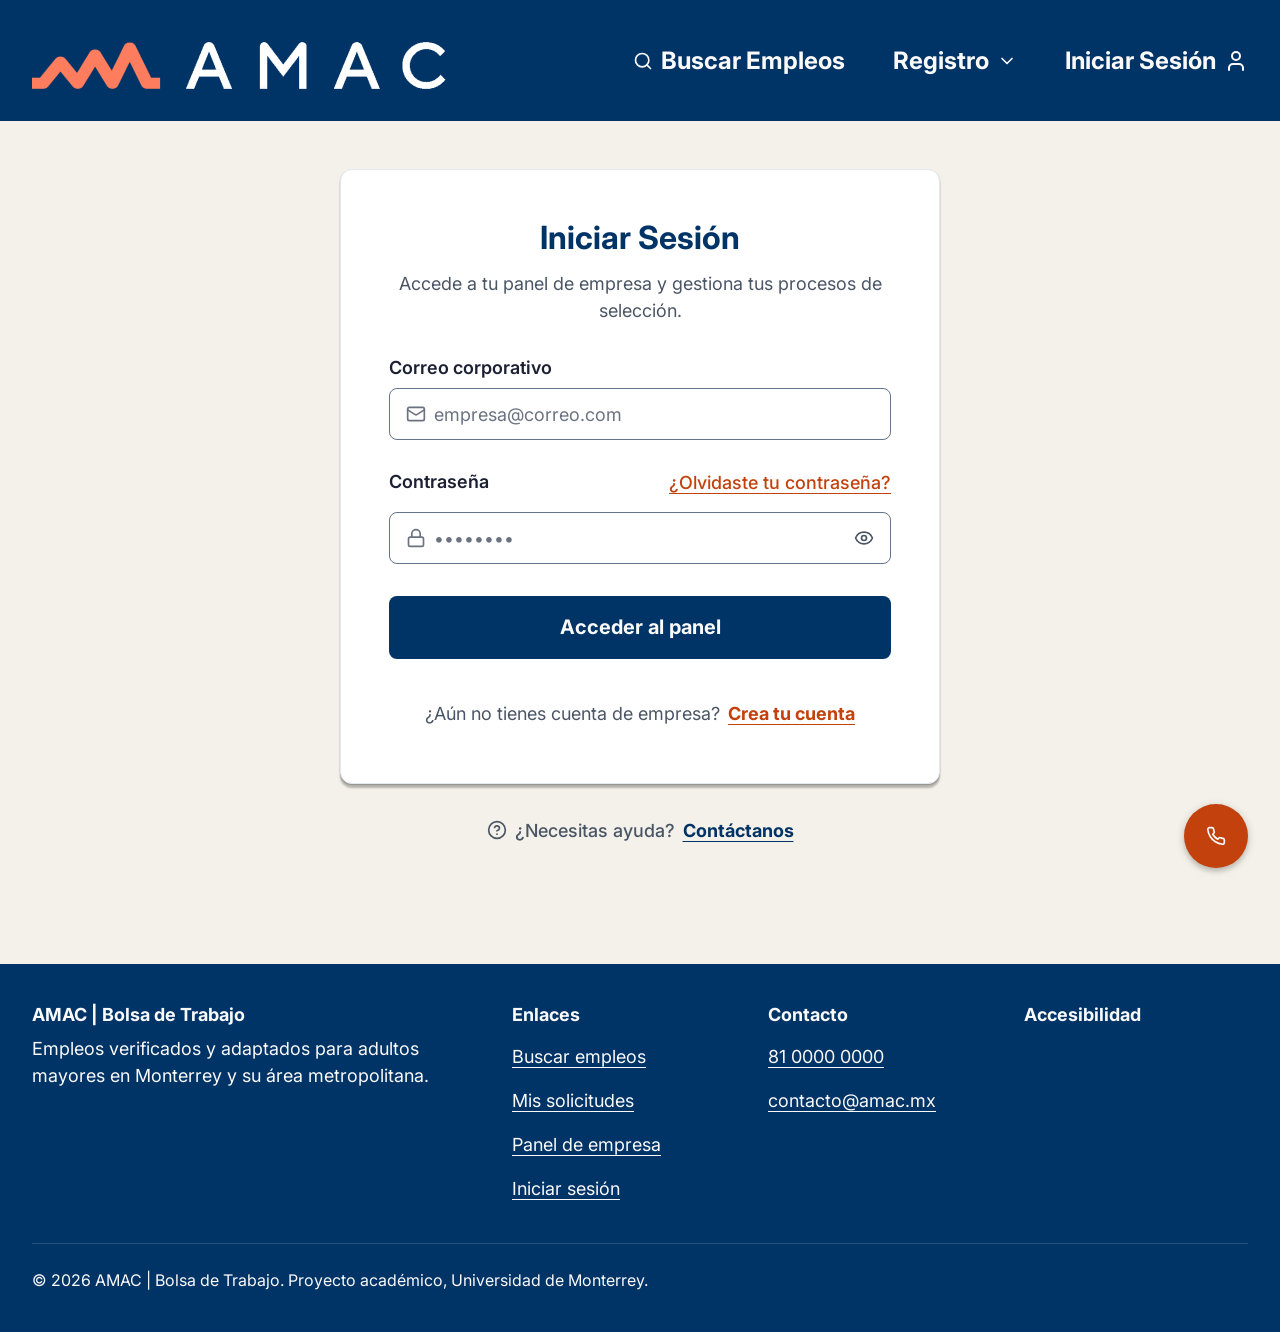
<file: login-empresa.html>
<!DOCTYPE html>
<html lang="es">
<head>
  <meta charset="UTF-8">
  <meta name="viewport" content="width=device-width, initial-scale=1.0">
  <meta name="description" content="Inicia sesión como empresa en AMAC para administrar tus vacantes y revisar candidatos.">
  <meta name="theme-color" content="#003366">
  <title>Iniciar sesión como empresa – AMAC | Bolsa de Trabajo</title>
  <link rel="icon" href="img/favicon.svg" type="image/svg+xml">
  <link rel="preconnect" href="https://fonts.googleapis.com">
  <link rel="preconnect" href="https://fonts.gstatic.com" crossorigin>
  <link rel="stylesheet" href="https://fonts.googleapis.com/css2?family=Inter:wght@400;500;600;700&amp;display=swap">

  <!-- Hojas de estilo del proyecto (el orden importa) -->
  <link rel="stylesheet" href="css/variables.css">
  <link rel="stylesheet" href="css/base.css">
  <link rel="stylesheet" href="css/layout.css">
  <link rel="stylesheet" href="css/componentes.css">

  <!-- Menú móvil y mostrar contraseña. Va en el head para marcar <html class="js"> antes de pintar -->
  <script src="js/main.js"></script>
</head>
<body>
  <a class="skip-link" href="#principal">Saltar al contenido principal</a>

  <!-- ===================== ENCABEZADO (idéntico en todas las páginas) ===================== -->
  <header class="site-header">
    <div class="site-header__inner">
      <a class="site-header__brand" href="index.html">
        <img class="site-header__logo" src="img/amac-logo.png" alt="AMAC Bolsa de Trabajo, ir al inicio" width="442" height="75">
      </a>

      <button class="site-header__toggle" type="button" aria-expanded="false" aria-controls="site-nav">
        <span class="site-header__toggle-bar"></span>
        <span class="site-header__toggle-bar"></span>
        <span class="site-header__toggle-bar"></span>
        <span class="visually-hidden">Menú</span>
      </button>

      <nav class="site-nav" id="site-nav" aria-label="Navegación principal">
        <ul class="site-nav__list">
          <li class="site-nav__item">
            <a class="site-nav__link" href="index.html">
              <svg class="icon" viewBox="0 0 24 24" aria-hidden="true" focusable="false"><circle cx="11" cy="11" r="8"/><path d="m21 21-4.3-4.3"/></svg>
              Buscar Empleos
            </a>
          </li>
          <li class="site-nav__item">
            <details class="site-nav__submenu">
              <summary class="site-nav__link">
                Registro
                <svg class="icon site-nav__chevron" viewBox="0 0 24 24" aria-hidden="true" focusable="false"><path d="m6 9 6 6 6-6"/></svg>
              </summary>
              <ul class="site-nav__sublist">
                <li><a class="site-nav__sublink" href="registro-candidato.html">Registrar candidato</a></li>
                <li><a class="site-nav__sublink" href="registro-empresa.html">Registrar empresa</a></li>
              </ul>
            </details>
          </li>
          <li class="site-nav__item">
            <details class="site-nav__submenu">
              <summary class="site-nav__link">
                Iniciar Sesión
                <svg class="icon icon--lg" viewBox="0 0 24 24" aria-hidden="true" focusable="false"><path d="M19 21v-2a4 4 0 0 0-4-4H9a4 4 0 0 0-4 4v2"/><circle cx="12" cy="7" r="4"/></svg>
              </summary>
              <ul class="site-nav__sublist">
                <li><a class="site-nav__sublink" href="login.html">Iniciar sesión como candidato</a></li>
                <li><a class="site-nav__sublink" href="login-empresa.html" aria-current="page">Iniciar sesión como empresa</a></li>
              </ul>
            </details>
          </li>
        </ul>
      </nav>
    </div>
  </header>

  <main class="page page--narrow" id="principal" tabindex="-1">
    <section class="auth" aria-labelledby="login-company-title">
      <!-- Entrega estática: el formulario lleva al panel de empresa para la demo.
           La contraseña no tiene "name" para que nunca viaje en la URL (método GET). -->
      <form class="auth-card" action="empresa-vacantes.html" method="get">
        <header class="auth-card__header">
          <h1 class="auth-card__title" id="login-company-title">Iniciar Sesión</h1>
          <p class="auth-card__subtitle">Accede a tu panel de empresa y gestiona tus procesos de selección.</p>
        </header>

        <div class="auth-card__fields">
          <div class="field">
            <label class="field__label" for="lemp-email">Correo corporativo</label>
            <div class="field__control">
              <svg class="icon field__icon" viewBox="0 0 24 24" aria-hidden="true" focusable="false"><rect x="2" y="4" width="20" height="16" rx="2"/><path d="m22 7-8.97 5.7a1.94 1.94 0 0 1-2.06 0L2 7"/></svg>
              <input class="field__input" id="lemp-email" type="email" name="email" autocomplete="email" placeholder="empresa@correo.com" required>
            </div>
          </div>

          <div class="field">
            <div class="field__label-row">
              <label class="field__label" for="lemp-password">Contraseña</label>
              <a class="field__link" href="#ayuda">¿Olvidaste tu contraseña?</a>
            </div>
            <div class="field__control">
              <svg class="icon field__icon" viewBox="0 0 24 24" aria-hidden="true" focusable="false"><rect x="3" y="11" width="18" height="11" rx="2" ry="2"/><path d="M7 11V7a5 5 0 0 1 10 0v4"/></svg>
              <input class="field__input" id="lemp-password" type="password" autocomplete="current-password" placeholder="••••••••" required>
              <button class="field__toggle" type="button" aria-controls="lemp-password" aria-pressed="false">
                <svg class="icon field__toggle-icon field__toggle-icon--show" viewBox="0 0 24 24" aria-hidden="true" focusable="false"><path d="M2.062 12.348a1 1 0 0 1 0-.696 10.75 10.75 0 0 1 19.876 0 1 1 0 0 1 0 .696 10.75 10.75 0 0 1-19.876 0"/><circle cx="12" cy="12" r="3"/></svg>
                <svg class="icon field__toggle-icon field__toggle-icon--hide" viewBox="0 0 24 24" aria-hidden="true" focusable="false"><path d="M10.733 5.076a10.744 10.744 0 0 1 11.205 6.575 1 1 0 0 1 0 .696 10.747 10.747 0 0 1-1.444 2.49"/><path d="M14.084 14.158a3 3 0 0 1-4.242-4.242"/><path d="M17.479 17.499a10.75 10.75 0 0 1-15.417-5.151 1 1 0 0 1 0-.696 10.75 10.75 0 0 1 4.446-5.143"/><path d="m2 2 20 20"/></svg>
                <span class="visually-hidden">Mostrar contraseña</span>
              </button>
            </div>
          </div>
        </div>

        <button class="btn btn--lg btn--block" type="submit">Acceder al panel</button>

        <p class="auth-card__switch">
          <span class="auth-card__switch-text">¿Aún no tienes cuenta de empresa?</span>
          <a class="auth-card__switch-link" href="registro-empresa.html">Crea tu cuenta</a>
        </p>
      </form>

      <p class="help-link" id="ayuda">
        <svg class="icon help-link__icon" viewBox="0 0 24 24" aria-hidden="true" focusable="false"><circle cx="12" cy="12" r="10"/><path d="M9.09 9a3 3 0 0 1 5.83 1c0 2-3 3-3 3"/><path d="M12 17h.01"/></svg>
        <span class="help-link__text">¿Necesitas ayuda?</span>
        <a class="help-link__action" href="tel:+528100000000">Contáctanos</a>
      </p>
    </section>
  </main>

  <!-- ===================== BOTÓN DE AYUDA / LLAMAR A AMAC (RF-052) ===================== -->
  <!-- TODO: reemplazar por el teléfono real de AMAC -->
  <aside class="help" aria-label="Ayuda telefónica">
    <a class="help-fab" href="tel:+528100000000">
      <svg class="icon help-fab__icon" viewBox="0 0 24 24" aria-hidden="true" focusable="false"><path d="M22 16.92v3a2 2 0 0 1-2.18 2 19.79 19.79 0 0 1-8.63-3.07 19.5 19.5 0 0 1-6-6 19.79 19.79 0 0 1-3.07-8.67A2 2 0 0 1 4.11 2h3a2 2 0 0 1 2 1.72 12.84 12.84 0 0 0 .7 2.81 2 2 0 0 1-.45 2.11L8.09 9.91a16 16 0 0 0 6 6l1.27-1.27a2 2 0 0 1 2.11-.45 12.84 12.84 0 0 0 2.81.7A2 2 0 0 1 22 16.92z"/></svg>
      <span class="visually-hidden">Llamar a AMAC para pedir ayuda</span>
    </a>
  </aside>

  <!-- ===================== PIE DE PÁGINA (idéntico en todas las páginas) ===================== -->
  <footer class="site-footer">
    <div class="site-footer__inner">
      <section aria-labelledby="footer-amac">
        <h2 class="site-footer__title" id="footer-amac">AMAC | Bolsa de Trabajo</h2>
        <p class="site-footer__text">Empleos verificados y adaptados para adultos mayores en Monterrey y su área metropolitana.</p>
      </section>

      <nav aria-labelledby="footer-enlaces">
        <h2 class="site-footer__title" id="footer-enlaces">Enlaces</h2>
        <ul class="site-footer__list">
          <li><a class="site-footer__link" href="index.html">Buscar empleos</a></li>
          <li><a class="site-footer__link" href="mis-solicitudes.html">Mis solicitudes</a></li>
          <li><a class="site-footer__link" href="empresa-vacantes.html">Panel de empresa</a></li>
          <li><a class="site-footer__link" href="login.html">Iniciar sesión</a></li>
        </ul>
      </nav>

      <section aria-labelledby="footer-contacto">
        <h2 class="site-footer__title" id="footer-contacto">Contacto</h2>
        <!-- TODO: reemplazar por el teléfono y correo reales -->
        <address class="site-footer__contact">
          <a class="site-footer__link" href="tel:+528100000000">81 0000 0000</a><br>
          <a class="site-footer__link" href="mailto:contacto@amac.mx">contacto@amac.mx</a>
        </address>
      </section>

      <section class="site-footer__a11y" aria-labelledby="footer-accesibilidad">
        <h2 class="site-footer__title" id="footer-accesibilidad">Accesibilidad</h2>
        <!-- Modo alto contraste: el botón aparece solo con JavaScript (js/main.js) -->
        <button class="contrast-toggle" type="button" aria-pressed="false" hidden>
          <svg class="icon" viewBox="0 0 24 24" aria-hidden="true" focusable="false"><circle cx="12" cy="12" r="10"/><path d="M12 18a6 6 0 0 0 0-12v12z"/></svg>
          Alto contraste
        </button>
      </section>

      <p class="site-footer__legal">© 2026 AMAC | Bolsa de Trabajo. Proyecto académico, Universidad de Monterrey.</p>
    </div>
  </footer>
</body>
</html>
</file>
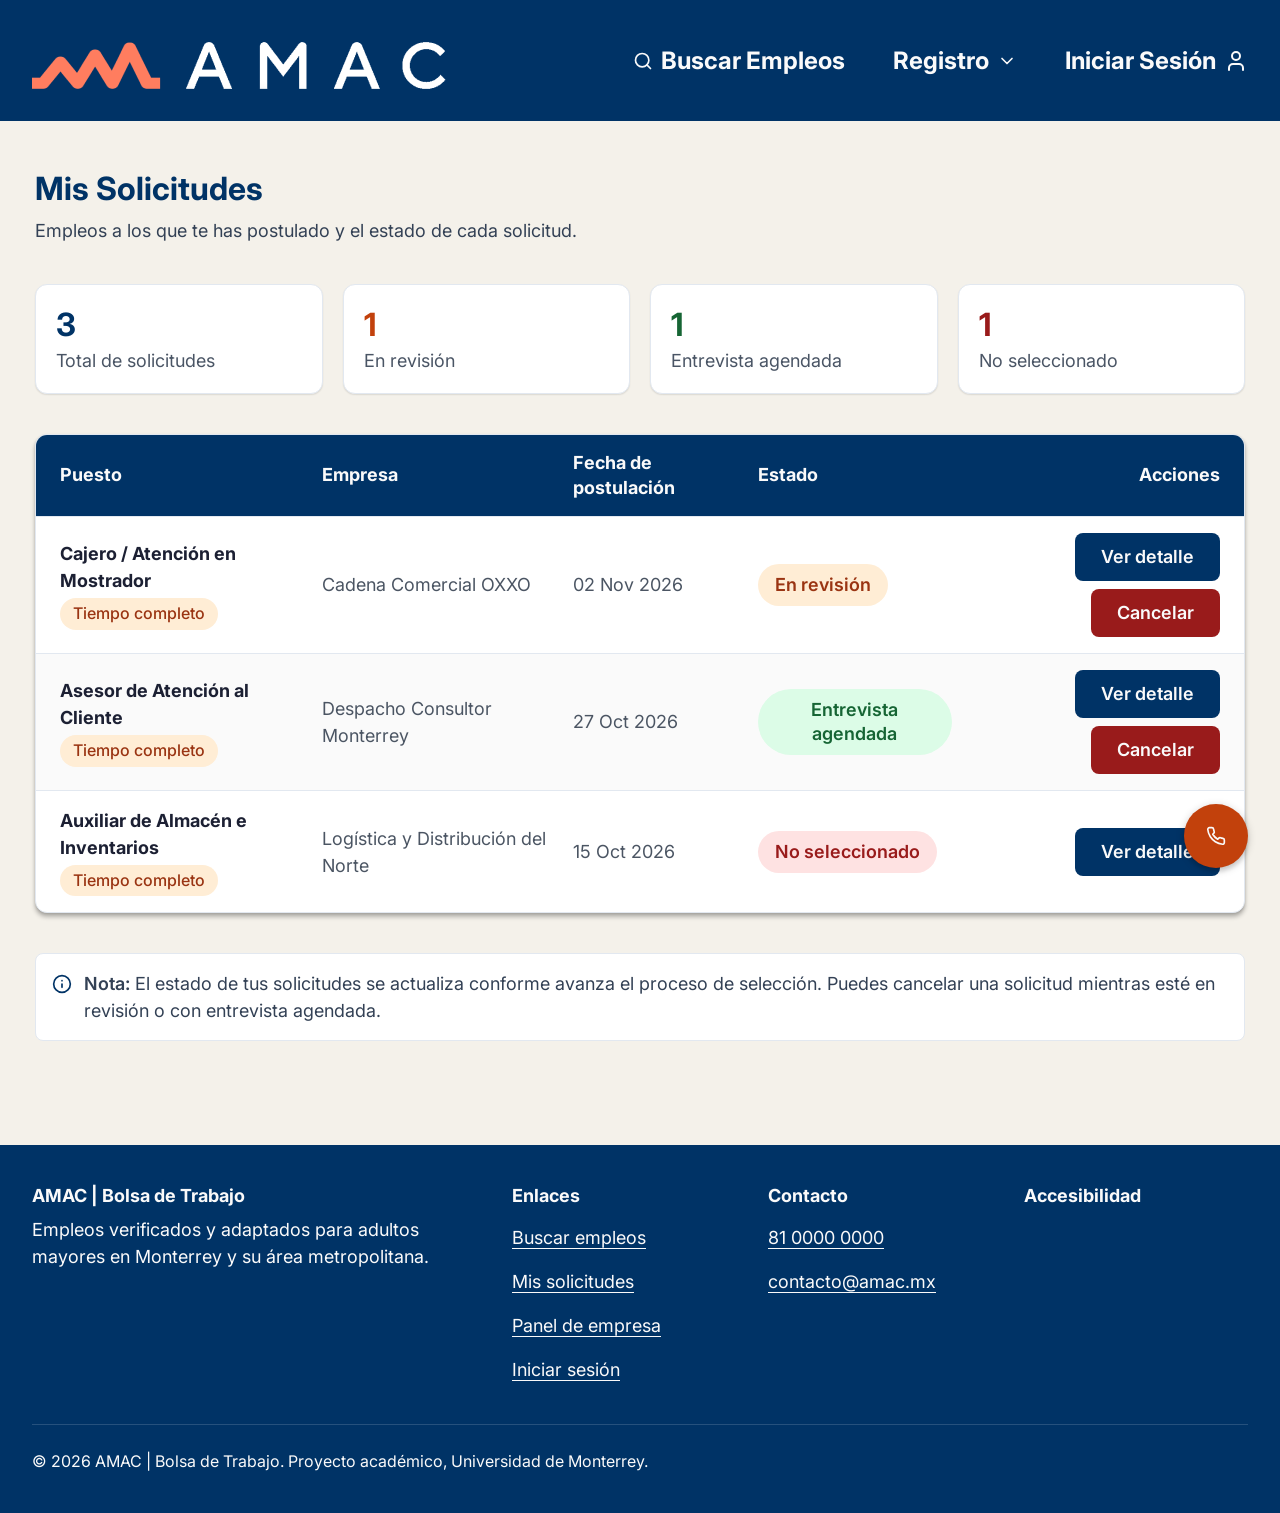
<file: mis-solicitudes 10.01.30 pm.html>
<!DOCTYPE html>
<html lang="es">
<head>
  <meta charset="UTF-8">
  <meta name="viewport" content="width=device-width, initial-scale=1.0">
  <meta name="description" content="Consulta el estado de los empleos a los que te has postulado en AMAC.">
  <meta name="theme-color" content="#003366">
  <title>Mis Solicitudes – AMAC | Bolsa de Trabajo</title>
  <link rel="icon" href="img/favicon.svg" type="image/svg+xml">
  <link rel="preconnect" href="https://fonts.googleapis.com">
  <link rel="preconnect" href="https://fonts.gstatic.com" crossorigin>
  <link rel="stylesheet" href="https://fonts.googleapis.com/css2?family=Inter:wght@400;500;600;700&amp;display=swap">

  <!-- Hojas de estilo del proyecto (el orden importa) -->
  <link rel="stylesheet" href="css/variables.css">
  <link rel="stylesheet" href="css/base.css">
  <link rel="stylesheet" href="css/layout.css">
  <link rel="stylesheet" href="css/componentes.css">

  <!-- Menú móvil y mostrar contraseña. Va en el head para marcar <html class="js"> antes de pintar -->
  <script src="js/main.js"></script>
</head>
<body>
  <a class="skip-link" href="#principal">Saltar al contenido principal</a>

  <!-- ===================== ENCABEZADO (idéntico en todas las páginas) ===================== -->
  <header class="site-header">
    <div class="site-header__inner">
      <a class="site-header__brand" href="index.html">
        <img class="site-header__logo" src="img/amac-logo.png" alt="AMAC Bolsa de Trabajo, ir al inicio" width="442" height="75">
      </a>

      <button class="site-header__toggle" type="button" aria-expanded="false" aria-controls="site-nav">
        <span class="site-header__toggle-bar"></span>
        <span class="site-header__toggle-bar"></span>
        <span class="site-header__toggle-bar"></span>
        <span class="visually-hidden">Menú</span>
      </button>

      <nav class="site-nav" id="site-nav" aria-label="Navegación principal">
        <ul class="site-nav__list">
          <li class="site-nav__item">
            <a class="site-nav__link" href="index.html">
              <svg class="icon" viewBox="0 0 24 24" aria-hidden="true" focusable="false"><circle cx="11" cy="11" r="8"/><path d="m21 21-4.3-4.3"/></svg>
              Buscar Empleos
            </a>
          </li>
          <li class="site-nav__item">
            <details class="site-nav__submenu">
              <summary class="site-nav__link">
                Registro
                <svg class="icon site-nav__chevron" viewBox="0 0 24 24" aria-hidden="true" focusable="false"><path d="m6 9 6 6 6-6"/></svg>
              </summary>
              <ul class="site-nav__sublist">
                <li><a class="site-nav__sublink" href="registro-candidato.html">Registrar candidato</a></li>
                <li><a class="site-nav__sublink" href="registro-empresa.html">Registrar empresa</a></li>
              </ul>
            </details>
          </li>
          <li class="site-nav__item">
            <details class="site-nav__submenu">
              <summary class="site-nav__link">
                Iniciar Sesión
                <svg class="icon icon--lg" viewBox="0 0 24 24" aria-hidden="true" focusable="false"><path d="M19 21v-2a4 4 0 0 0-4-4H9a4 4 0 0 0-4 4v2"/><circle cx="12" cy="7" r="4"/></svg>
              </summary>
              <ul class="site-nav__sublist">
                <li><a class="site-nav__sublink" href="login.html">Iniciar sesión como candidato</a></li>
                <li><a class="site-nav__sublink" href="login-empresa.html">Iniciar sesión como empresa</a></li>
              </ul>
            </details>
          </li>
        </ul>
      </nav>
    </div>
  </header>

  <main class="page" id="principal" tabindex="-1">
    <div class="page__content">
      <section class="page-intro" aria-labelledby="page-title">
        <h1 class="page-intro__title" id="page-title">Mis Solicitudes</h1>
        <p class="page-intro__subtitle">Empleos a los que te has postulado y el estado de cada solicitud.</p>
      </section>

      <section class="stats" aria-label="Resumen de solicitudes">
        <div class="stat">
          <p class="stat__value">3</p>
          <p class="stat__label">Total de solicitudes</p>
        </div>
        <div class="stat">
          <p class="stat__value stat__value--accent">1</p>
          <p class="stat__label">En revisión</p>
        </div>
        <div class="stat">
          <p class="stat__value stat__value--success">1</p>
          <p class="stat__label">Entrevista agendada</p>
        </div>
        <div class="stat">
          <p class="stat__value stat__value--danger">1</p>
          <p class="stat__label">No seleccionado</p>
        </div>
      </section>

      <!-- RF-005 / RF-006 -->
      <section class="table-section" aria-labelledby="titulo-solicitudes">
        <h2 class="table-section__title visually-hidden" id="titulo-solicitudes">Listado de solicitudes</h2>
        <div class="panel">
          <table class="data-table" aria-labelledby="titulo-solicitudes">
            <thead class="data-table__head">
              <tr>
              <th class="data-table__th" scope="col">Puesto</th>
              <th class="data-table__th" scope="col">Empresa</th>
              <th class="data-table__th" scope="col">Fecha de postulación</th>
              <th class="data-table__th" scope="col">Estado</th>
              <th class="data-table__th data-table__th--end" scope="col">Acciones</th>
              </tr>
            </thead>
            <tbody class="data-table__body">
            <tr class="data-table__row">
              <th class="data-table__cell data-table__cell--primary" scope="row">
                <span class="data-table__primary">
                  <span class="data-table__title">Cajero / Atención en Mostrador</span>
                  <span class="tag">Tiempo completo</span>
                </span>
              </th>
              <td class="data-table__cell" data-label="Empresa">Cadena Comercial OXXO</td>
              <td class="data-table__cell" data-label="Fecha de postulación"><time datetime="2026-11-02">02 Nov 2026</time></td>
              <td class="data-table__cell data-table__cell--status"><span class="status status--review">En revisión</span></td>
              <td class="data-table__cell data-table__cell--action">
                <div class="data-table__actions"><a class="btn" href="vacante.html">Ver detalle<span class="visually-hidden"> de Cajero / Atención en Mostrador</span></a><button class="btn btn--danger" type="button">Cancelar<span class="visually-hidden"> solicitud de Cajero / Atención en Mostrador</span></button></div>
              </td>
            </tr>
            <tr class="data-table__row">
              <th class="data-table__cell data-table__cell--primary" scope="row">
                <span class="data-table__primary">
                  <span class="data-table__title">Asesor de Atención al Cliente</span>
                  <span class="tag">Tiempo completo</span>
                </span>
              </th>
              <td class="data-table__cell" data-label="Empresa">Despacho Consultor Monterrey</td>
              <td class="data-table__cell" data-label="Fecha de postulación"><time datetime="2026-10-27">27 Oct 2026</time></td>
              <td class="data-table__cell data-table__cell--status"><span class="status status--interview">Entrevista agendada</span></td>
              <td class="data-table__cell data-table__cell--action">
                <div class="data-table__actions"><a class="btn" href="vacante.html">Ver detalle<span class="visually-hidden"> de Asesor de Atención al Cliente</span></a><button class="btn btn--danger" type="button">Cancelar<span class="visually-hidden"> solicitud de Asesor de Atención al Cliente</span></button></div>
              </td>
            </tr>
            <tr class="data-table__row">
              <th class="data-table__cell data-table__cell--primary" scope="row">
                <span class="data-table__primary">
                  <span class="data-table__title">Auxiliar de Almacén e Inventarios</span>
                  <span class="tag">Tiempo completo</span>
                </span>
              </th>
              <td class="data-table__cell" data-label="Empresa">Logística y Distribución del Norte</td>
              <td class="data-table__cell" data-label="Fecha de postulación"><time datetime="2026-10-15">15 Oct 2026</time></td>
              <td class="data-table__cell data-table__cell--status"><span class="status status--rejected">No seleccionado</span></td>
              <td class="data-table__cell data-table__cell--action">
                <div class="data-table__actions"><a class="btn" href="vacante.html">Ver detalle<span class="visually-hidden"> de Auxiliar de Almacén e Inventarios</span></a></div>
              </td>
            </tr>
            </tbody>
          </table>
        </div>
      </section>

      <aside class="info-note" aria-label="Nota informativa">
        <svg class="icon info-note__icon" viewBox="0 0 24 24" aria-hidden="true" focusable="false"><circle cx="12" cy="12" r="10"/><path d="M12 16v-4"/><path d="M12 8h.01"/></svg>
        <p><strong class="info-note__label">Nota:</strong> El estado de tus solicitudes se actualiza conforme avanza el proceso de selección. Puedes cancelar una solicitud mientras esté en revisión o con entrevista agendada.</p>
      </aside>
    </div>
  </main>

  <!-- ===================== BOTÓN DE AYUDA / LLAMAR A AMAC (RF-052) ===================== -->
  <!-- TODO: reemplazar por el teléfono real de AMAC -->
  <aside class="help" aria-label="Ayuda telefónica">
    <a class="help-fab" href="tel:+528100000000">
      <svg class="icon help-fab__icon" viewBox="0 0 24 24" aria-hidden="true" focusable="false"><path d="M22 16.92v3a2 2 0 0 1-2.18 2 19.79 19.79 0 0 1-8.63-3.07 19.5 19.5 0 0 1-6-6 19.79 19.79 0 0 1-3.07-8.67A2 2 0 0 1 4.11 2h3a2 2 0 0 1 2 1.72 12.84 12.84 0 0 0 .7 2.81 2 2 0 0 1-.45 2.11L8.09 9.91a16 16 0 0 0 6 6l1.27-1.27a2 2 0 0 1 2.11-.45 12.84 12.84 0 0 0 2.81.7A2 2 0 0 1 22 16.92z"/></svg>
      <span class="visually-hidden">Llamar a AMAC para pedir ayuda</span>
    </a>
  </aside>

  <!-- ===================== PIE DE PÁGINA (idéntico en todas las páginas) ===================== -->
  <footer class="site-footer">
    <div class="site-footer__inner">
      <section aria-labelledby="footer-amac">
        <h2 class="site-footer__title" id="footer-amac">AMAC | Bolsa de Trabajo</h2>
        <p class="site-footer__text">Empleos verificados y adaptados para adultos mayores en Monterrey y su área metropolitana.</p>
      </section>

      <nav aria-labelledby="footer-enlaces">
        <h2 class="site-footer__title" id="footer-enlaces">Enlaces</h2>
        <ul class="site-footer__list">
          <li><a class="site-footer__link" href="index.html">Buscar empleos</a></li>
          <li><a class="site-footer__link" href="mis-solicitudes.html">Mis solicitudes</a></li>
          <li><a class="site-footer__link" href="empresa-vacantes.html">Panel de empresa</a></li>
          <li><a class="site-footer__link" href="login.html">Iniciar sesión</a></li>
        </ul>
      </nav>

      <section aria-labelledby="footer-contacto">
        <h2 class="site-footer__title" id="footer-contacto">Contacto</h2>
        <!-- TODO: reemplazar por el teléfono y correo reales -->
        <address class="site-footer__contact">
          <a class="site-footer__link" href="tel:+528100000000">81 0000 0000</a><br>
          <a class="site-footer__link" href="mailto:contacto@amac.mx">contacto@amac.mx</a>
        </address>
      </section>

      <section class="site-footer__a11y" aria-labelledby="footer-accesibilidad">
        <h2 class="site-footer__title" id="footer-accesibilidad">Accesibilidad</h2>
        <!-- Modo alto contraste: el botón aparece solo con JavaScript (js/main.js) -->
        <button class="contrast-toggle" type="button" aria-pressed="false" hidden>
          <svg class="icon" viewBox="0 0 24 24" aria-hidden="true" focusable="false"><circle cx="12" cy="12" r="10"/><path d="M12 18a6 6 0 0 0 0-12v12z"/></svg>
          Alto contraste
        </button>
      </section>

      <p class="site-footer__legal">© 2026 AMAC | Bolsa de Trabajo. Proyecto académico, Universidad de Monterrey.</p>
    </div>
  </footer>
</body>
</html>
</file>
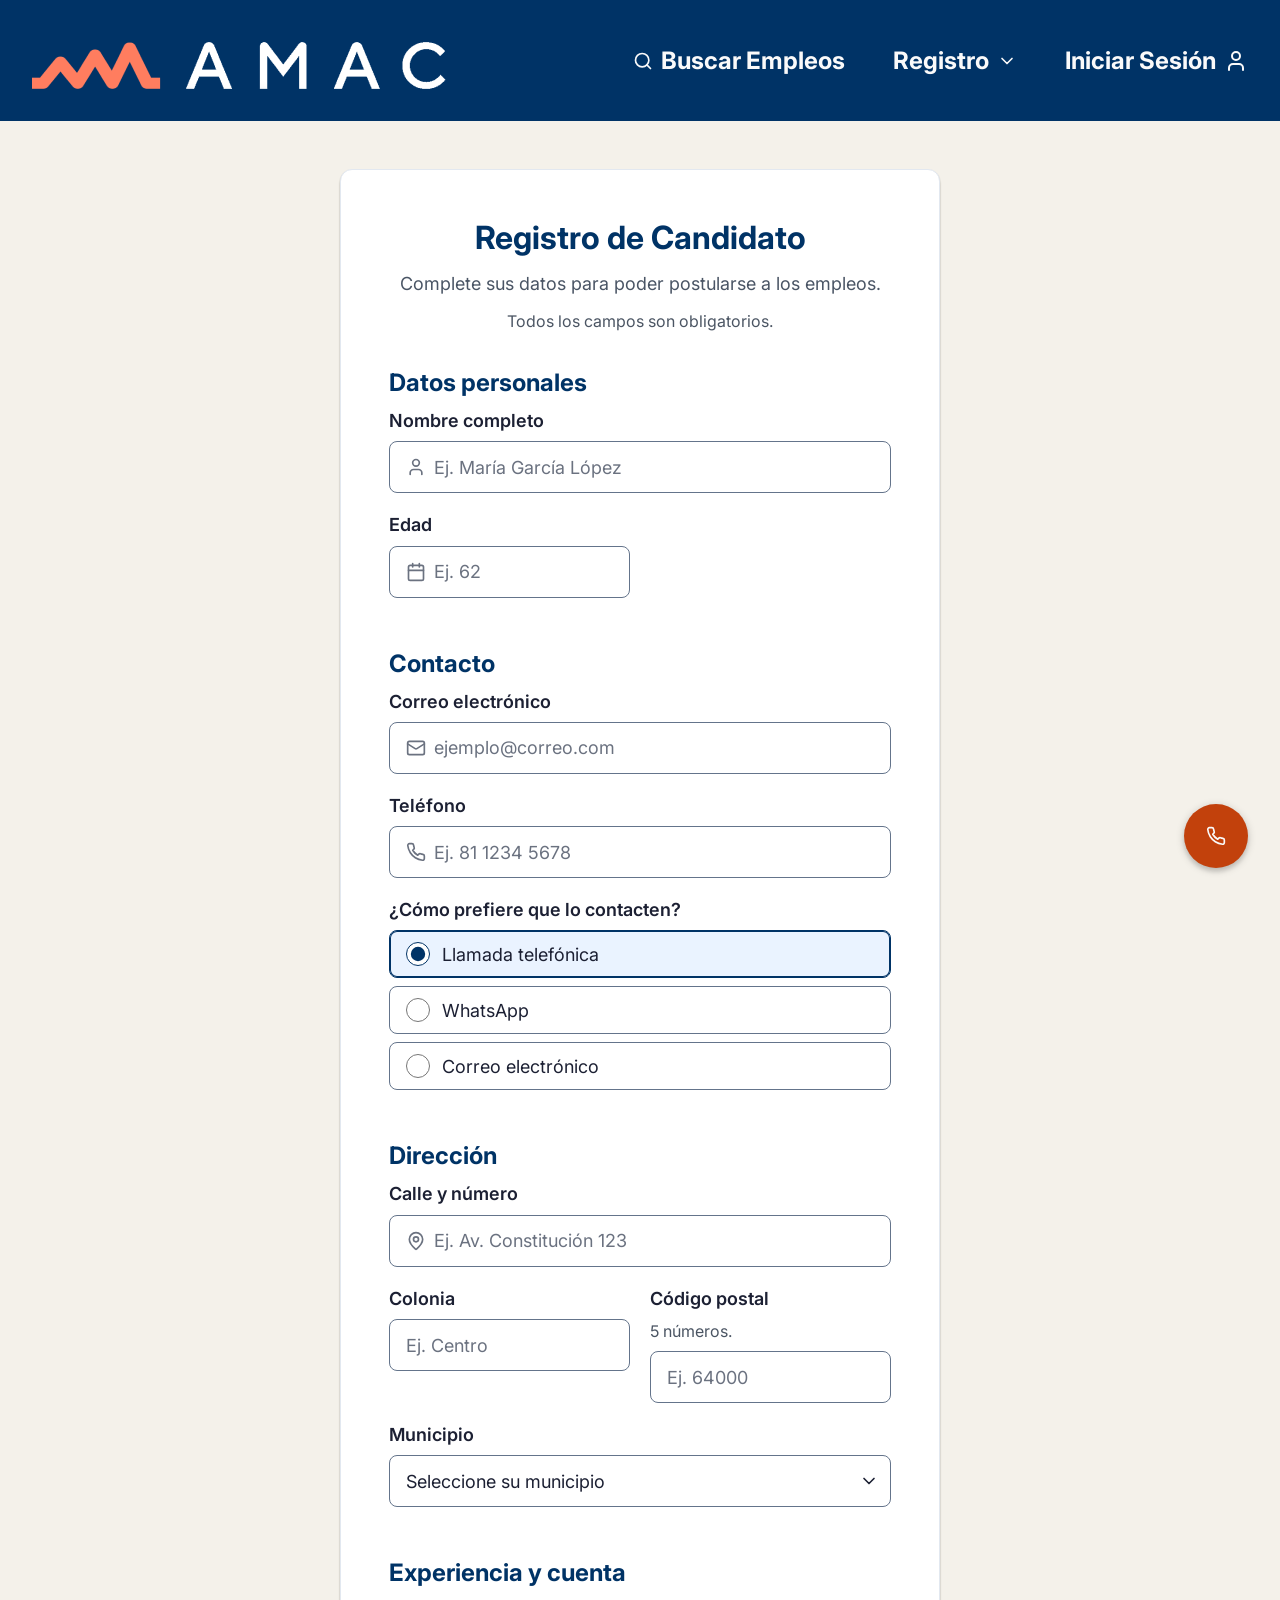
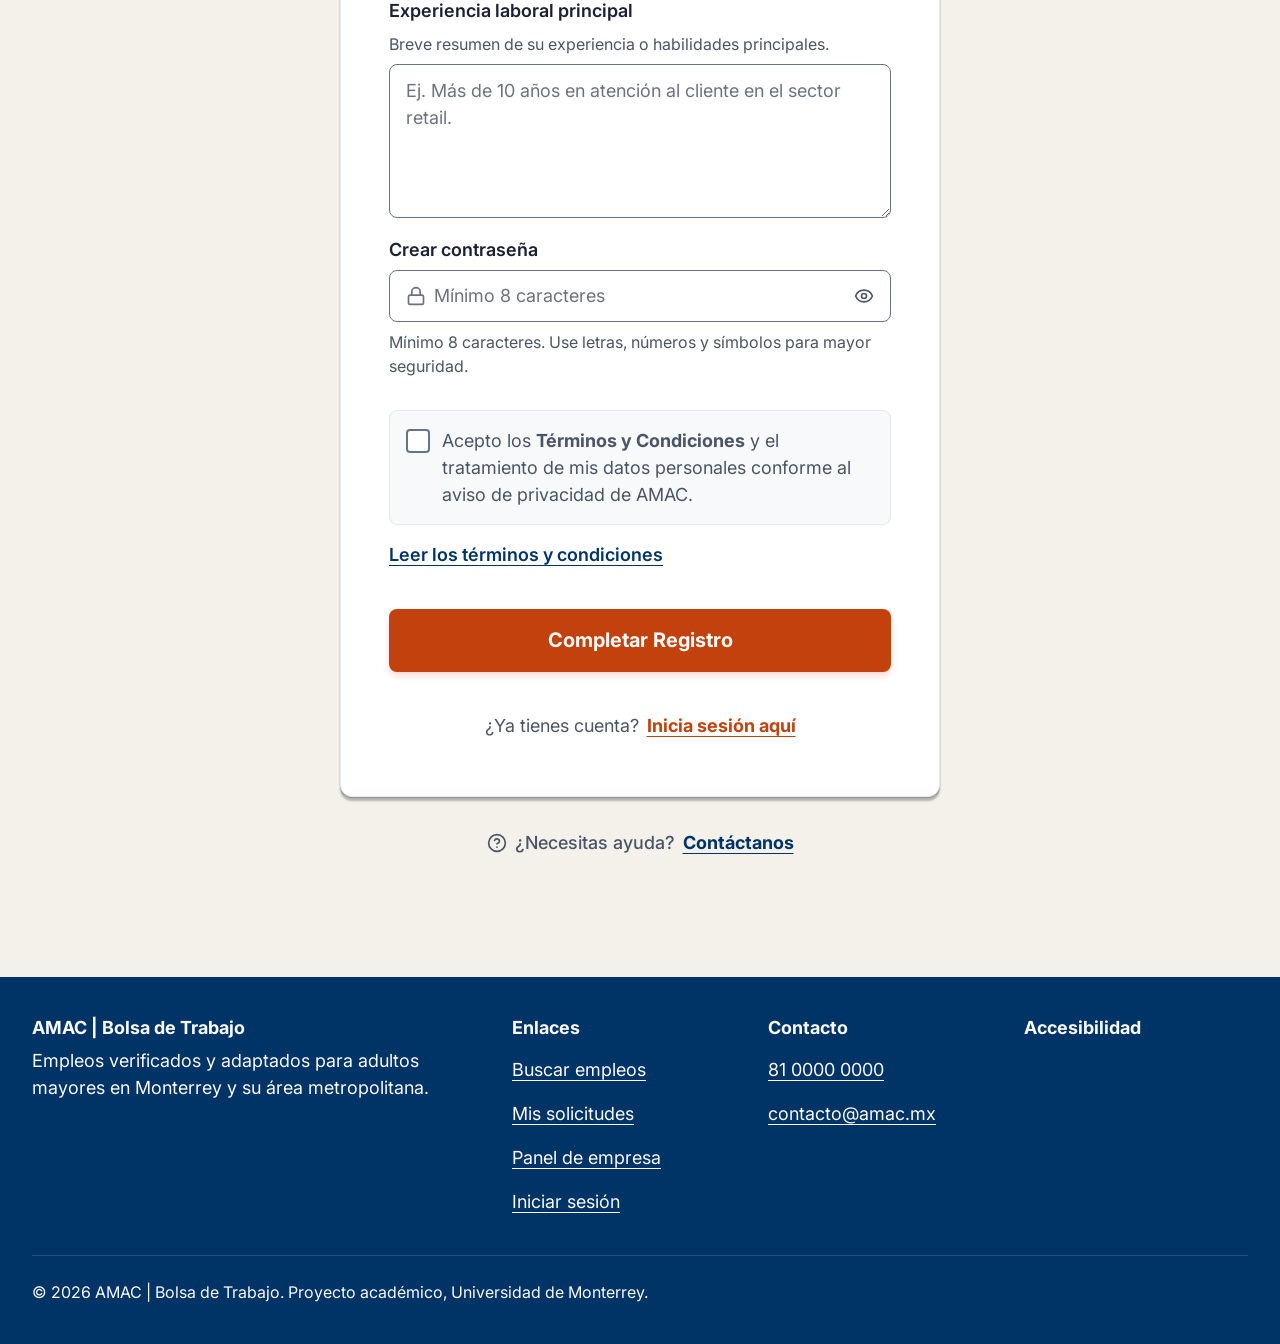
<file: registro-candidato 10.01.19 pm.html>
<!DOCTYPE html>
<html lang="es">
<head>
  <meta charset="UTF-8">
  <meta name="viewport" content="width=device-width, initial-scale=1.0">
  <meta name="description" content="Crea tu cuenta de candidato en AMAC para postularte a empleos adaptados para adultos mayores.">
  <meta name="theme-color" content="#003366">
  <title>Registro de Candidato – AMAC | Bolsa de Trabajo</title>
  <link rel="icon" href="img/favicon.svg" type="image/svg+xml">
  <link rel="preconnect" href="https://fonts.googleapis.com">
  <link rel="preconnect" href="https://fonts.gstatic.com" crossorigin>
  <link rel="stylesheet" href="https://fonts.googleapis.com/css2?family=Inter:wght@400;500;600;700&amp;display=swap">

  <!-- Hojas de estilo del proyecto (el orden importa) -->
  <link rel="stylesheet" href="css/variables.css">
  <link rel="stylesheet" href="css/base.css">
  <link rel="stylesheet" href="css/layout.css">
  <link rel="stylesheet" href="css/componentes.css">

  <!-- Menú móvil y mostrar contraseña. Va en el head para marcar <html class="js"> antes de pintar -->
  <script src="js/main.js"></script>
</head>
<body>
  <a class="skip-link" href="#principal">Saltar al contenido principal</a>

  <!-- ===================== ENCABEZADO (idéntico en todas las páginas) ===================== -->
  <header class="site-header">
    <div class="site-header__inner">
      <a class="site-header__brand" href="index.html">
        <img class="site-header__logo" src="img/amac-logo.png" alt="AMAC Bolsa de Trabajo, ir al inicio" width="442" height="75">
      </a>

      <button class="site-header__toggle" type="button" aria-expanded="false" aria-controls="site-nav">
        <span class="site-header__toggle-bar"></span>
        <span class="site-header__toggle-bar"></span>
        <span class="site-header__toggle-bar"></span>
        <span class="visually-hidden">Menú</span>
      </button>

      <nav class="site-nav" id="site-nav" aria-label="Navegación principal">
        <ul class="site-nav__list">
          <li class="site-nav__item">
            <a class="site-nav__link" href="index.html">
              <svg class="icon" viewBox="0 0 24 24" aria-hidden="true" focusable="false"><circle cx="11" cy="11" r="8"/><path d="m21 21-4.3-4.3"/></svg>
              Buscar Empleos
            </a>
          </li>
          <li class="site-nav__item">
            <details class="site-nav__submenu">
              <summary class="site-nav__link">
                Registro
                <svg class="icon site-nav__chevron" viewBox="0 0 24 24" aria-hidden="true" focusable="false"><path d="m6 9 6 6 6-6"/></svg>
              </summary>
              <ul class="site-nav__sublist">
                <li><a class="site-nav__sublink" href="registro-candidato.html" aria-current="page">Registrar candidato</a></li>
                <li><a class="site-nav__sublink" href="registro-empresa.html">Registrar empresa</a></li>
              </ul>
            </details>
          </li>
          <li class="site-nav__item">
            <details class="site-nav__submenu">
              <summary class="site-nav__link">
                Iniciar Sesión
                <svg class="icon icon--lg" viewBox="0 0 24 24" aria-hidden="true" focusable="false"><path d="M19 21v-2a4 4 0 0 0-4-4H9a4 4 0 0 0-4 4v2"/><circle cx="12" cy="7" r="4"/></svg>
              </summary>
              <ul class="site-nav__sublist">
                <li><a class="site-nav__sublink" href="login.html">Iniciar sesión como candidato</a></li>
                <li><a class="site-nav__sublink" href="login-empresa.html">Iniciar sesión como empresa</a></li>
              </ul>
            </details>
          </li>
        </ul>
      </nav>
    </div>
  </header>

  <main class="page page--narrow" id="principal" tabindex="-1">
    <section class="auth" aria-labelledby="register-title">
      <!-- Entrega estática: al completar lleva a Mis Solicitudes. La contraseña no tiene
           "name" para que no viaje en la URL; en la Entrega 3 se envía con React. -->
      <form class="auth-card" action="mis-solicitudes.html" method="get">
        <header class="auth-card__header">
          <h1 class="auth-card__title" id="register-title">Registro de Candidato</h1>
          <p class="auth-card__subtitle">Complete sus datos para poder postularse a los empleos.</p>
          <p class="field__hint">Todos los campos son obligatorios.</p>
        </header>

        <!-- RF-011 · Datos personales -->
        <fieldset class="fieldset">
          <legend class="fieldset__legend">Datos personales</legend>
          <div class="field-grid">
          <div class="field field--full">
            <label class="field__label" for="reg-nombre">Nombre completo</label>
            <div class="field__control">
              <svg class="icon field__icon" viewBox="0 0 24 24" aria-hidden="true" focusable="false"><path d="M19 21v-2a4 4 0 0 0-4-4H9a4 4 0 0 0-4 4v2"/><circle cx="12" cy="7" r="4"/></svg>
              <input class="field__input" id="reg-nombre" type="text" name="nombre" autocomplete="name" placeholder="Ej. María García López" required>
            </div>
          </div>
          <div class="field">
            <label class="field__label" for="reg-edad">Edad</label>
            <div class="field__control">
              <svg class="icon field__icon" viewBox="0 0 24 24" aria-hidden="true" focusable="false"><path d="M8 2v4"/><path d="M16 2v4"/><rect x="3" y="4" width="18" height="18" rx="2"/><path d="M3 10h18"/></svg>
              <input class="field__input" id="reg-edad" type="number" name="edad" inputmode="numeric" min="18" max="120" placeholder="Ej. 62" required>
            </div>
          </div>
          </div>
        </fieldset>

        <!-- RF-012 · Contacto -->
        <fieldset class="fieldset">
          <legend class="fieldset__legend">Contacto</legend>
          <div class="field-grid">
          <div class="field field--full">
            <label class="field__label" for="reg-email">Correo electrónico</label>
            <div class="field__control">
              <svg class="icon field__icon" viewBox="0 0 24 24" aria-hidden="true" focusable="false"><rect x="2" y="4" width="20" height="16" rx="2"/><path d="m22 7-8.97 5.7a1.94 1.94 0 0 1-2.06 0L2 7"/></svg>
              <input class="field__input" id="reg-email" type="email" name="email" autocomplete="email" placeholder="ejemplo@correo.com" required>
            </div>
          </div>
          <div class="field field--full">
            <label class="field__label" for="reg-telefono">Teléfono</label>
            <div class="field__control">
              <svg class="icon field__icon" viewBox="0 0 24 24" aria-hidden="true" focusable="false"><path d="M22 16.92v3a2 2 0 0 1-2.18 2 19.79 19.79 0 0 1-8.63-3.07 19.5 19.5 0 0 1-6-6 19.79 19.79 0 0 1-3.07-8.67A2 2 0 0 1 4.11 2h3a2 2 0 0 1 2 1.72 12.84 12.84 0 0 0 .7 2.81 2 2 0 0 1-.45 2.11L8.09 9.91a16 16 0 0 0 6 6l1.27-1.27a2 2 0 0 1 2.11-.45 12.84 12.84 0 0 0 2.81.7A2 2 0 0 1 22 16.92z"/></svg>
              <input class="field__input" id="reg-telefono" type="tel" name="telefono" autocomplete="tel" placeholder="Ej. 81 1234 5678" required>
            </div>
          </div>
          </div>

          <fieldset class="choices">
            <legend class="field__label">¿Cómo prefiere que lo contacten?</legend>
            <label class="choice"><input class="choice__input" type="radio" name="contacto" value="llamada" checked> Llamada telefónica</label>
            <label class="choice"><input class="choice__input" type="radio" name="contacto" value="whatsapp"> WhatsApp</label>
            <label class="choice"><input class="choice__input" type="radio" name="contacto" value="correo"> Correo electrónico</label>
          </fieldset>
        </fieldset>

        <!-- RF-012 · Dirección -->
        <fieldset class="fieldset">
          <legend class="fieldset__legend">Dirección</legend>
          <div class="field-grid">
          <div class="field field--full">
            <label class="field__label" for="reg-calle">Calle y número</label>
            <div class="field__control">
              <svg class="icon field__icon" viewBox="0 0 24 24" aria-hidden="true" focusable="false"><path d="M20 10c0 4.993-5.539 10.193-7.399 11.799a1 1 0 0 1-1.202 0C9.539 20.193 4 14.993 4 10a8 8 0 0 1 16 0"/><circle cx="12" cy="10" r="3"/></svg>
              <input class="field__input" id="reg-calle" type="text" name="calle" autocomplete="address-line1" placeholder="Ej. Av. Constitución 123" required>
            </div>
          </div>
          <div class="field">
            <label class="field__label" for="reg-colonia">Colonia</label>
            <div class="field__control">
              <input class="field__input" id="reg-colonia" type="text" name="colonia" autocomplete="address-level3" placeholder="Ej. Centro" required>
            </div>
          </div>
          <div class="field">
            <label class="field__label" for="reg-cp">Código postal</label>
            <p class="field__hint" id="reg-cp-hint">5 números.</p>
            <div class="field__control">
              <input class="field__input" id="reg-cp" type="text" name="cp" inputmode="numeric" autocomplete="postal-code" pattern="[0-9]{{5}}" maxlength="5" placeholder="Ej. 64000" required aria-describedby="reg-cp-hint">
            </div>
          </div>
          <div class="field field--full">
            <label class="field__label" for="reg-municipio">Municipio</label>
            <div class="filter__control">
              <select class="field__select" id="reg-municipio" name="municipio" autocomplete="address-level2" required>
                <option value="">Seleccione su municipio</option>
                <option>Apodaca</option>
                <option>Escobedo</option>
                <option>García</option>
                <option>Guadalupe</option>
                <option>Juárez</option>
                <option>Monterrey</option>
                <option>San Nicolás de los Garza</option>
                <option>San Pedro Garza García</option>
                <option>Santa Catarina</option>
              </select>
              <svg class="icon filter__icon" viewBox="0 0 24 24" aria-hidden="true" focusable="false"><path d="m6 9 6 6 6-6"/></svg>
            </div>
          </div>
          </div>
        </fieldset>

        <!-- RF-013 · Experiencia y cuenta -->
        <fieldset class="fieldset">
          <legend class="fieldset__legend">Experiencia y cuenta</legend>
          <div class="field">
            <label class="field__label" for="reg-experiencia">Experiencia laboral principal</label>
            <p class="field__hint" id="reg-experiencia-hint">Breve resumen de su experiencia o habilidades principales.</p>
            <textarea class="field__textarea" id="reg-experiencia" name="experiencia" aria-describedby="reg-experiencia-hint" placeholder="Ej. Más de 10 años en atención al cliente en el sector retail." required></textarea>
          </div>

          <div class="field">
            <label class="field__label" for="reg-password">Crear contraseña</label>
            <div class="field__control">
              <svg class="icon field__icon" viewBox="0 0 24 24" aria-hidden="true" focusable="false"><rect x="3" y="11" width="18" height="11" rx="2" ry="2"/><path d="M7 11V7a5 5 0 0 1 10 0v4"/></svg>
              <input class="field__input" id="reg-password" type="password" autocomplete="new-password" minlength="8" aria-describedby="reg-password-note" placeholder="Mínimo 8 caracteres" required>
              <button class="field__toggle" type="button" aria-controls="reg-password" aria-pressed="false">
                <svg class="icon field__toggle-icon field__toggle-icon--show" viewBox="0 0 24 24" aria-hidden="true" focusable="false"><path d="M2.062 12.348a1 1 0 0 1 0-.696 10.75 10.75 0 0 1 19.876 0 1 1 0 0 1 0 .696 10.75 10.75 0 0 1-19.876 0"/><circle cx="12" cy="12" r="3"/></svg>
                <svg class="icon field__toggle-icon field__toggle-icon--hide" viewBox="0 0 24 24" aria-hidden="true" focusable="false"><path d="M10.733 5.076a10.744 10.744 0 0 1 11.205 6.575 1 1 0 0 1 0 .696 10.747 10.747 0 0 1-1.444 2.49"/><path d="M14.084 14.158a3 3 0 0 1-4.242-4.242"/><path d="M17.479 17.499a10.75 10.75 0 0 1-15.417-5.151 1 1 0 0 1 0-.696 10.75 10.75 0 0 1 4.446-5.143"/><path d="m2 2 20 20"/></svg>
                <span class="visually-hidden">Mostrar contraseña</span>
              </button>
            </div>
            <p class="field__note" id="reg-password-note">Mínimo 8 caracteres. Use letras, números y símbolos para mayor seguridad.</p>
          </div>
        </fieldset>

        <div class="terms">
          <label class="notice">
            <input class="notice__checkbox" type="checkbox" name="acepto" required>
            <span class="notice__text">Acepto los <strong>Términos y Condiciones</strong> y el tratamiento de mis datos personales conforme al aviso de privacidad de AMAC.</span>
          </label>
          <details class="disclosure">
            <summary class="disclosure__summary">Leer los términos y condiciones</summary>
            <ul class="disclosure__body">
              <li>AMAC usa sus datos solo para conectarlo con empresas que publican vacantes en la plataforma.</li>
              <li>Las empresas solo ven su información cuando usted se postula a una de sus vacantes.</li>
              <li>Puede pedir que se borre su cuenta en cualquier momento llamando a AMAC.</li>
            </ul>
          </details>
        </div>

        <button class="btn btn--accent btn--lg btn--block" type="submit">Completar Registro</button>

        <p class="auth-card__switch">
          <span class="auth-card__switch-text">¿Ya tienes cuenta?</span>
          <a class="auth-card__switch-link" href="login.html">Inicia sesión aquí</a>
        </p>
      </form>

      <p class="help-link">
        <svg class="icon help-link__icon" viewBox="0 0 24 24" aria-hidden="true" focusable="false"><circle cx="12" cy="12" r="10"/><path d="M9.09 9a3 3 0 0 1 5.83 1c0 2-3 3-3 3"/><path d="M12 17h.01"/></svg>
        <span class="help-link__text">¿Necesitas ayuda?</span>
        <a class="help-link__action" href="tel:+528100000000">Contáctanos</a>
      </p>
    </section>
  </main>

  <!-- ===================== BOTÓN DE AYUDA / LLAMAR A AMAC (RF-052) ===================== -->
  <!-- TODO: reemplazar por el teléfono real de AMAC -->
  <aside class="help" aria-label="Ayuda telefónica">
    <a class="help-fab" href="tel:+528100000000">
      <svg class="icon help-fab__icon" viewBox="0 0 24 24" aria-hidden="true" focusable="false"><path d="M22 16.92v3a2 2 0 0 1-2.18 2 19.79 19.79 0 0 1-8.63-3.07 19.5 19.5 0 0 1-6-6 19.79 19.79 0 0 1-3.07-8.67A2 2 0 0 1 4.11 2h3a2 2 0 0 1 2 1.72 12.84 12.84 0 0 0 .7 2.81 2 2 0 0 1-.45 2.11L8.09 9.91a16 16 0 0 0 6 6l1.27-1.27a2 2 0 0 1 2.11-.45 12.84 12.84 0 0 0 2.81.7A2 2 0 0 1 22 16.92z"/></svg>
      <span class="visually-hidden">Llamar a AMAC para pedir ayuda</span>
    </a>
  </aside>

  <!-- ===================== PIE DE PÁGINA (idéntico en todas las páginas) ===================== -->
  <footer class="site-footer">
    <div class="site-footer__inner">
      <section aria-labelledby="footer-amac">
        <h2 class="site-footer__title" id="footer-amac">AMAC | Bolsa de Trabajo</h2>
        <p class="site-footer__text">Empleos verificados y adaptados para adultos mayores en Monterrey y su área metropolitana.</p>
      </section>

      <nav aria-labelledby="footer-enlaces">
        <h2 class="site-footer__title" id="footer-enlaces">Enlaces</h2>
        <ul class="site-footer__list">
          <li><a class="site-footer__link" href="index.html">Buscar empleos</a></li>
          <li><a class="site-footer__link" href="mis-solicitudes.html">Mis solicitudes</a></li>
          <li><a class="site-footer__link" href="empresa-vacantes.html">Panel de empresa</a></li>
          <li><a class="site-footer__link" href="login.html">Iniciar sesión</a></li>
        </ul>
      </nav>

      <section aria-labelledby="footer-contacto">
        <h2 class="site-footer__title" id="footer-contacto">Contacto</h2>
        <!-- TODO: reemplazar por el teléfono y correo reales -->
        <address class="site-footer__contact">
          <a class="site-footer__link" href="tel:+528100000000">81 0000 0000</a><br>
          <a class="site-footer__link" href="mailto:contacto@amac.mx">contacto@amac.mx</a>
        </address>
      </section>

      <section class="site-footer__a11y" aria-labelledby="footer-accesibilidad">
        <h2 class="site-footer__title" id="footer-accesibilidad">Accesibilidad</h2>
        <!-- Modo alto contraste: el botón aparece solo con JavaScript (js/main.js) -->
        <button class="contrast-toggle" type="button" aria-pressed="false" hidden>
          <svg class="icon" viewBox="0 0 24 24" aria-hidden="true" focusable="false"><circle cx="12" cy="12" r="10"/><path d="M12 18a6 6 0 0 0 0-12v12z"/></svg>
          Alto contraste
        </button>
      </section>

      <p class="site-footer__legal">© 2026 AMAC | Bolsa de Trabajo. Proyecto académico, Universidad de Monterrey.</p>
    </div>
  </footer>
</body>
</html>
</file>
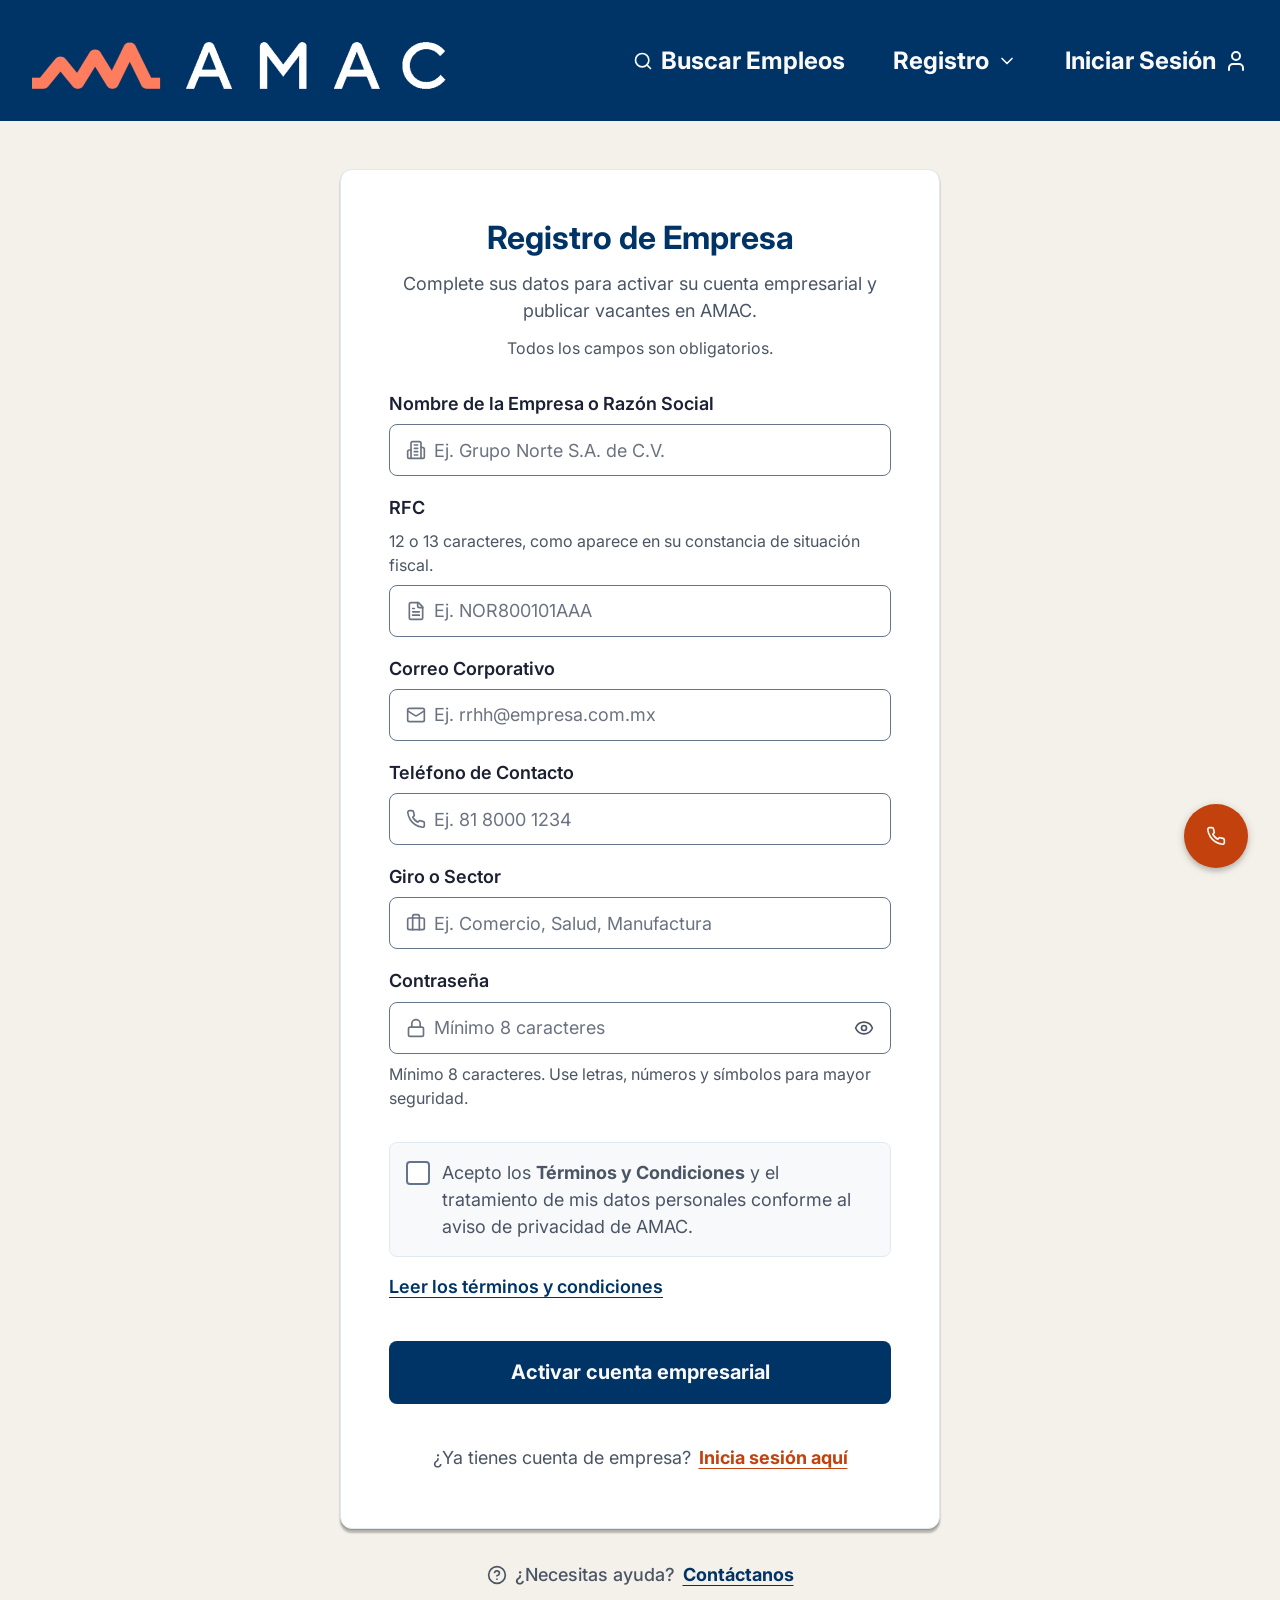
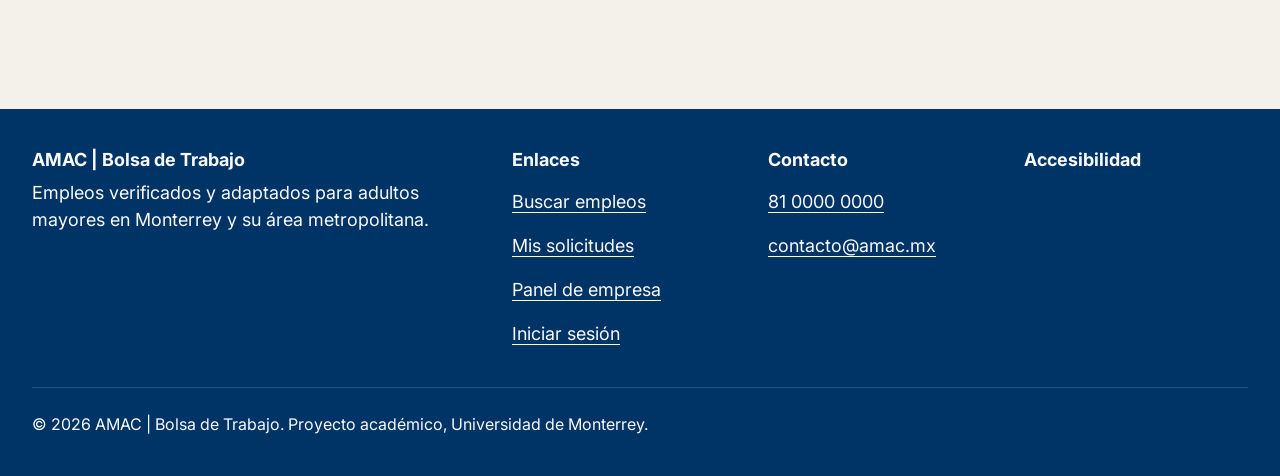
<file: registro-empresa.html>
<!DOCTYPE html>
<html lang="es">
<head>
  <meta charset="UTF-8">
  <meta name="viewport" content="width=device-width, initial-scale=1.0">
  <meta name="description" content="Registra tu empresa en AMAC para publicar vacantes dirigidas a adultos mayores.">
  <meta name="theme-color" content="#003366">
  <title>Registro de Empresa – AMAC | Bolsa de Trabajo</title>
  <link rel="icon" href="img/favicon.svg" type="image/svg+xml">
  <link rel="preconnect" href="https://fonts.googleapis.com">
  <link rel="preconnect" href="https://fonts.gstatic.com" crossorigin>
  <link rel="stylesheet" href="https://fonts.googleapis.com/css2?family=Inter:wght@400;500;600;700&amp;display=swap">

  <!-- Hojas de estilo del proyecto (el orden importa) -->
  <link rel="stylesheet" href="css/variables.css">
  <link rel="stylesheet" href="css/base.css">
  <link rel="stylesheet" href="css/layout.css">
  <link rel="stylesheet" href="css/componentes.css">

  <!-- Menú móvil y mostrar contraseña. Va en el head para marcar <html class="js"> antes de pintar -->
  <script src="js/main.js"></script>
</head>
<body>
  <a class="skip-link" href="#principal">Saltar al contenido principal</a>

  <!-- ===================== ENCABEZADO (idéntico en todas las páginas) ===================== -->
  <header class="site-header">
    <div class="site-header__inner">
      <a class="site-header__brand" href="index.html">
        <img class="site-header__logo" src="img/amac-logo.png" alt="AMAC Bolsa de Trabajo, ir al inicio" width="442" height="75">
      </a>

      <button class="site-header__toggle" type="button" aria-expanded="false" aria-controls="site-nav">
        <span class="site-header__toggle-bar"></span>
        <span class="site-header__toggle-bar"></span>
        <span class="site-header__toggle-bar"></span>
        <span class="visually-hidden">Menú</span>
      </button>

      <nav class="site-nav" id="site-nav" aria-label="Navegación principal">
        <ul class="site-nav__list">
          <li class="site-nav__item">
            <a class="site-nav__link" href="index.html">
              <svg class="icon" viewBox="0 0 24 24" aria-hidden="true" focusable="false"><circle cx="11" cy="11" r="8"/><path d="m21 21-4.3-4.3"/></svg>
              Buscar Empleos
            </a>
          </li>
          <li class="site-nav__item">
            <details class="site-nav__submenu">
              <summary class="site-nav__link">
                Registro
                <svg class="icon site-nav__chevron" viewBox="0 0 24 24" aria-hidden="true" focusable="false"><path d="m6 9 6 6 6-6"/></svg>
              </summary>
              <ul class="site-nav__sublist">
                <li><a class="site-nav__sublink" href="registro-candidato.html">Registrar candidato</a></li>
                <li><a class="site-nav__sublink" href="registro-empresa.html" aria-current="page">Registrar empresa</a></li>
              </ul>
            </details>
          </li>
          <li class="site-nav__item">
            <details class="site-nav__submenu">
              <summary class="site-nav__link">
                Iniciar Sesión
                <svg class="icon icon--lg" viewBox="0 0 24 24" aria-hidden="true" focusable="false"><path d="M19 21v-2a4 4 0 0 0-4-4H9a4 4 0 0 0-4 4v2"/><circle cx="12" cy="7" r="4"/></svg>
              </summary>
              <ul class="site-nav__sublist">
                <li><a class="site-nav__sublink" href="login.html">Iniciar sesión como candidato</a></li>
                <li><a class="site-nav__sublink" href="login-empresa.html">Iniciar sesión como empresa</a></li>
              </ul>
            </details>
          </li>
        </ul>
      </nav>
    </div>
  </header>

  <main class="page page--narrow" id="principal" tabindex="-1">
    <section class="auth" aria-labelledby="register-company-title">
      <!-- RF-015 / RF-016. Entrega estática: al activar la cuenta lleva al panel de empresa.
           La contraseña no tiene "name" para que no viaje en la URL; en la Entrega 3 se envía con React. -->
      <form class="auth-card" action="empresa-vacantes.html" method="get">
        <header class="auth-card__header">
          <h1 class="auth-card__title" id="register-company-title">Registro de Empresa</h1>
          <p class="auth-card__subtitle">Complete sus datos para activar su cuenta empresarial y publicar vacantes en AMAC.</p>
          <p class="field__hint">Todos los campos son obligatorios.</p>
        </header>

        <div class="auth-card__fields">
          <div class="field">
            <label class="field__label" for="emp-nombre">Nombre de la Empresa o Razón Social</label>
            <div class="field__control">
              <svg class="icon field__icon" viewBox="0 0 24 24" aria-hidden="true" focusable="false"><path d="M6 22V4a2 2 0 0 1 2-2h8a2 2 0 0 1 2 2v18Z"/><path d="M6 12H4a2 2 0 0 0-2 2v6a2 2 0 0 0 2 2h2"/><path d="M18 9h2a2 2 0 0 1 2 2v9a2 2 0 0 1-2 2h-2"/><path d="M10 6h4"/><path d="M10 10h4"/><path d="M10 14h4"/><path d="M10 18h4"/></svg>
              <input class="field__input" id="emp-nombre" type="text" name="empresa" autocomplete="organization" placeholder="Ej. Grupo Norte S.A. de C.V." required>
            </div>
          </div>

          <div class="field">
            <label class="field__label" for="emp-rfc">RFC</label>
            <p class="field__hint" id="emp-rfc-hint">12 o 13 caracteres, como aparece en su constancia de situación fiscal.</p>
            <div class="field__control">
              <svg class="icon field__icon" viewBox="0 0 24 24" aria-hidden="true" focusable="false"><path d="M15 2H6a2 2 0 0 0-2 2v16a2 2 0 0 0 2 2h12a2 2 0 0 0 2-2V7Z"/><path d="M14 2v4a2 2 0 0 0 2 2h4"/><path d="M10 9H8"/><path d="M16 13H8"/><path d="M16 17H8"/></svg>
              <input class="field__input" id="emp-rfc" type="text" name="rfc" autocapitalize="characters" minlength="12" maxlength="13" pattern="[A-Za-zÑñ&amp;]{3,4}[0-9]{6}[A-Za-z0-9]{3}" aria-describedby="emp-rfc-hint" placeholder="Ej. NOR800101AAA" required>
            </div>
          </div>
          <div class="field">
            <label class="field__label" for="emp-email">Correo Corporativo</label>
            <div class="field__control">
              <svg class="icon field__icon" viewBox="0 0 24 24" aria-hidden="true" focusable="false"><rect x="2" y="4" width="20" height="16" rx="2"/><path d="m22 7-8.97 5.7a1.94 1.94 0 0 1-2.06 0L2 7"/></svg>
              <input class="field__input" id="emp-email" type="email" name="email" autocomplete="email" placeholder="Ej. rrhh@empresa.com.mx" required>
            </div>
          </div>
          <div class="field">
            <label class="field__label" for="emp-telefono">Teléfono de Contacto</label>
            <div class="field__control">
              <svg class="icon field__icon" viewBox="0 0 24 24" aria-hidden="true" focusable="false"><path d="M22 16.92v3a2 2 0 0 1-2.18 2 19.79 19.79 0 0 1-8.63-3.07 19.5 19.5 0 0 1-6-6 19.79 19.79 0 0 1-3.07-8.67A2 2 0 0 1 4.11 2h3a2 2 0 0 1 2 1.72 12.84 12.84 0 0 0 .7 2.81 2 2 0 0 1-.45 2.11L8.09 9.91a16 16 0 0 0 6 6l1.27-1.27a2 2 0 0 1 2.11-.45 12.84 12.84 0 0 0 2.81.7A2 2 0 0 1 22 16.92z"/></svg>
              <input class="field__input" id="emp-telefono" type="tel" name="telefono" autocomplete="tel" placeholder="Ej. 81 8000 1234" required>
            </div>
          </div>
          <div class="field">
            <label class="field__label" for="emp-giro">Giro o Sector</label>
            <div class="field__control">
              <svg class="icon field__icon" viewBox="0 0 24 24" aria-hidden="true" focusable="false"><path d="M16 20V4a2 2 0 0 0-2-2h-4a2 2 0 0 0-2 2v16"/><rect width="20" height="14" x="2" y="6" rx="2"/></svg>
              <input class="field__input" id="emp-giro" type="text" name="giro" placeholder="Ej. Comercio, Salud, Manufactura" required>
            </div>
          </div>

          <div class="field">
            <label class="field__label" for="emp-password">Contraseña</label>
            <div class="field__control">
              <svg class="icon field__icon" viewBox="0 0 24 24" aria-hidden="true" focusable="false"><rect x="3" y="11" width="18" height="11" rx="2" ry="2"/><path d="M7 11V7a5 5 0 0 1 10 0v4"/></svg>
              <input class="field__input" id="emp-password" type="password" autocomplete="new-password" minlength="8" aria-describedby="emp-password-note" placeholder="Mínimo 8 caracteres" required>
              <button class="field__toggle" type="button" aria-controls="emp-password" aria-pressed="false">
                <svg class="icon field__toggle-icon field__toggle-icon--show" viewBox="0 0 24 24" aria-hidden="true" focusable="false"><path d="M2.062 12.348a1 1 0 0 1 0-.696 10.75 10.75 0 0 1 19.876 0 1 1 0 0 1 0 .696 10.75 10.75 0 0 1-19.876 0"/><circle cx="12" cy="12" r="3"/></svg>
                <svg class="icon field__toggle-icon field__toggle-icon--hide" viewBox="0 0 24 24" aria-hidden="true" focusable="false"><path d="M10.733 5.076a10.744 10.744 0 0 1 11.205 6.575 1 1 0 0 1 0 .696 10.747 10.747 0 0 1-1.444 2.49"/><path d="M14.084 14.158a3 3 0 0 1-4.242-4.242"/><path d="M17.479 17.499a10.75 10.75 0 0 1-15.417-5.151 1 1 0 0 1 0-.696 10.75 10.75 0 0 1 4.446-5.143"/><path d="m2 2 20 20"/></svg>
                <span class="visually-hidden">Mostrar contraseña</span>
              </button>
            </div>
            <p class="field__note" id="emp-password-note">Mínimo 8 caracteres. Use letras, números y símbolos para mayor seguridad.</p>
          </div>
        </div>

        <div class="terms">
          <label class="notice">
            <input class="notice__checkbox" type="checkbox" name="acepto" required>
            <span class="notice__text">Acepto los <strong>Términos y Condiciones</strong> y el tratamiento de mis datos personales conforme al aviso de privacidad de AMAC.</span>
          </label>
          <details class="disclosure">
            <summary class="disclosure__summary">Leer los términos y condiciones</summary>
            <ul class="disclosure__body">
              <li>AMAC revisa cada empresa antes de publicar sus vacantes para proteger a los candidatos.</li>
              <li>Las vacantes deben indicar sueldo, horario y prestaciones reales.</li>
              <li>Los datos de los candidatos solo pueden usarse para el proceso de selección.</li>
            </ul>
          </details>
        </div>

        <button class="btn btn--lg btn--block" type="submit">Activar cuenta empresarial</button>

        <p class="auth-card__switch">
          <span class="auth-card__switch-text">¿Ya tienes cuenta de empresa?</span>
          <a class="auth-card__switch-link" href="login-empresa.html">Inicia sesión aquí</a>
        </p>
      </form>

      <p class="help-link">
        <svg class="icon help-link__icon" viewBox="0 0 24 24" aria-hidden="true" focusable="false"><circle cx="12" cy="12" r="10"/><path d="M9.09 9a3 3 0 0 1 5.83 1c0 2-3 3-3 3"/><path d="M12 17h.01"/></svg>
        <span class="help-link__text">¿Necesitas ayuda?</span>
        <a class="help-link__action" href="tel:+528100000000">Contáctanos</a>
      </p>
    </section>
  </main>

  <!-- ===================== BOTÓN DE AYUDA / LLAMAR A AMAC (RF-052) ===================== -->
  <!-- TODO: reemplazar por el teléfono real de AMAC -->
  <aside class="help" aria-label="Ayuda telefónica">
    <a class="help-fab" href="tel:+528100000000">
      <svg class="icon help-fab__icon" viewBox="0 0 24 24" aria-hidden="true" focusable="false"><path d="M22 16.92v3a2 2 0 0 1-2.18 2 19.79 19.79 0 0 1-8.63-3.07 19.5 19.5 0 0 1-6-6 19.79 19.79 0 0 1-3.07-8.67A2 2 0 0 1 4.11 2h3a2 2 0 0 1 2 1.72 12.84 12.84 0 0 0 .7 2.81 2 2 0 0 1-.45 2.11L8.09 9.91a16 16 0 0 0 6 6l1.27-1.27a2 2 0 0 1 2.11-.45 12.84 12.84 0 0 0 2.81.7A2 2 0 0 1 22 16.92z"/></svg>
      <span class="visually-hidden">Llamar a AMAC para pedir ayuda</span>
    </a>
  </aside>

  <!-- ===================== PIE DE PÁGINA (idéntico en todas las páginas) ===================== -->
  <footer class="site-footer">
    <div class="site-footer__inner">
      <section aria-labelledby="footer-amac">
        <h2 class="site-footer__title" id="footer-amac">AMAC | Bolsa de Trabajo</h2>
        <p class="site-footer__text">Empleos verificados y adaptados para adultos mayores en Monterrey y su área metropolitana.</p>
      </section>

      <nav aria-labelledby="footer-enlaces">
        <h2 class="site-footer__title" id="footer-enlaces">Enlaces</h2>
        <ul class="site-footer__list">
          <li><a class="site-footer__link" href="index.html">Buscar empleos</a></li>
          <li><a class="site-footer__link" href="mis-solicitudes.html">Mis solicitudes</a></li>
          <li><a class="site-footer__link" href="empresa-vacantes.html">Panel de empresa</a></li>
          <li><a class="site-footer__link" href="login.html">Iniciar sesión</a></li>
        </ul>
      </nav>

      <section aria-labelledby="footer-contacto">
        <h2 class="site-footer__title" id="footer-contacto">Contacto</h2>
        <!-- TODO: reemplazar por el teléfono y correo reales -->
        <address class="site-footer__contact">
          <a class="site-footer__link" href="tel:+528100000000">81 0000 0000</a><br>
          <a class="site-footer__link" href="mailto:contacto@amac.mx">contacto@amac.mx</a>
        </address>
      </section>

      <section class="site-footer__a11y" aria-labelledby="footer-accesibilidad">
        <h2 class="site-footer__title" id="footer-accesibilidad">Accesibilidad</h2>
        <!-- Modo alto contraste: el botón aparece solo con JavaScript (js/main.js) -->
        <button class="contrast-toggle" type="button" aria-pressed="false" hidden>
          <svg class="icon" viewBox="0 0 24 24" aria-hidden="true" focusable="false"><circle cx="12" cy="12" r="10"/><path d="M12 18a6 6 0 0 0 0-12v12z"/></svg>
          Alto contraste
        </button>
      </section>

      <p class="site-footer__legal">© 2026 AMAC | Bolsa de Trabajo. Proyecto académico, Universidad de Monterrey.</p>
    </div>
  </footer>
</body>
</html>
</file>
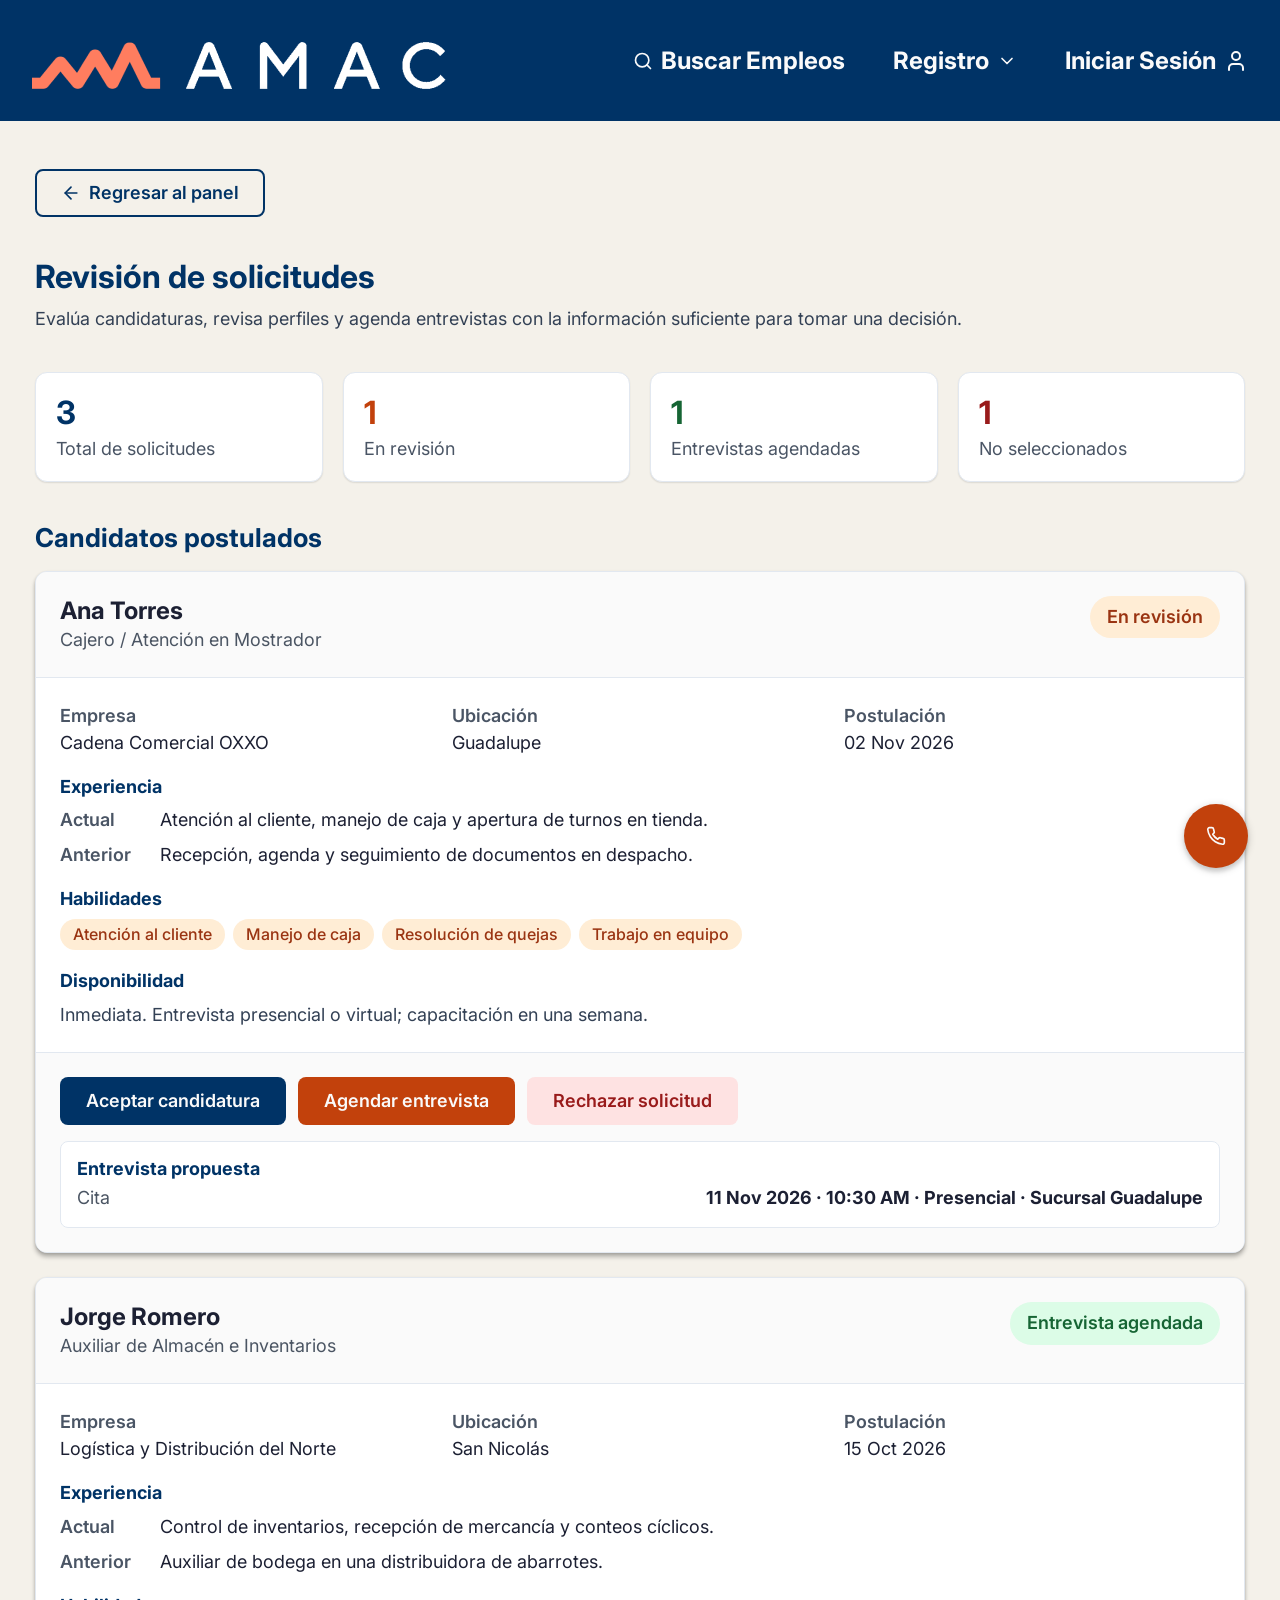
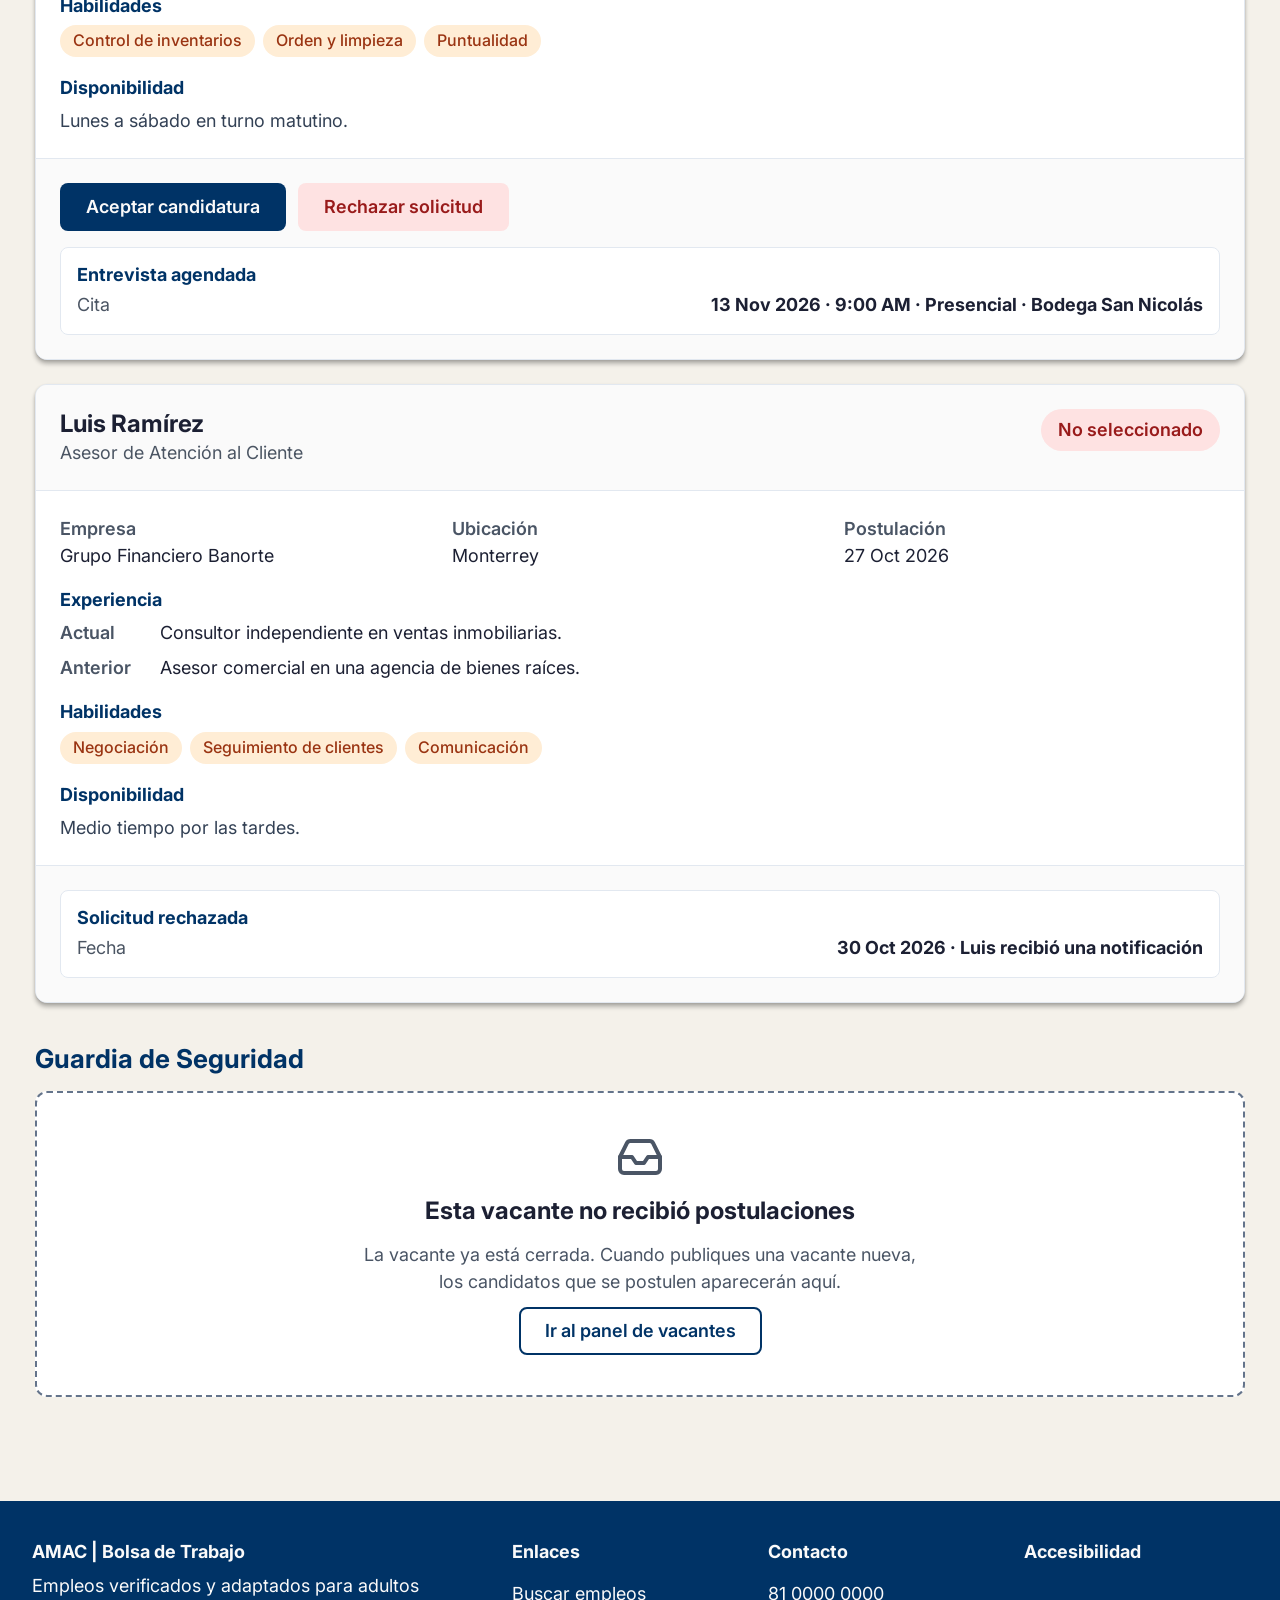
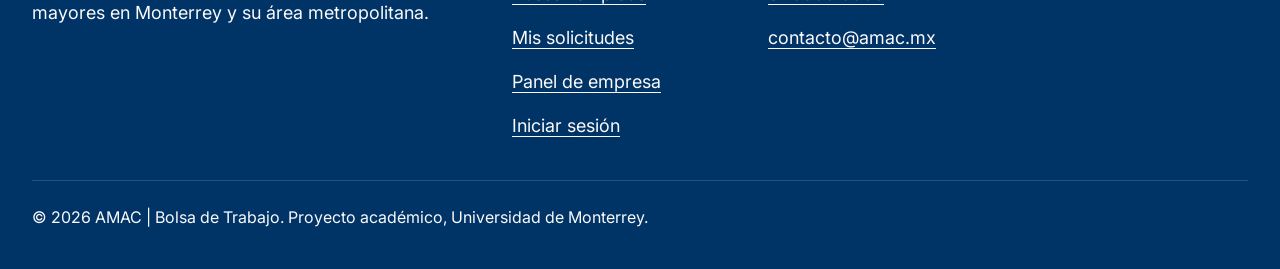
<file: solicitudes-recibidas.html>
<!DOCTYPE html>
<html lang="es">
<head>
  <meta charset="UTF-8">
  <meta name="viewport" content="width=device-width, initial-scale=1.0">
  <meta name="description" content="Revisa los perfiles de los candidatos que se postularon a tus vacantes y toma una decisión.">
  <meta name="theme-color" content="#003366">
  <title>Revisión de solicitudes – AMAC | Bolsa de Trabajo</title>
  <link rel="icon" href="img/favicon.svg" type="image/svg+xml">
  <link rel="preconnect" href="https://fonts.googleapis.com">
  <link rel="preconnect" href="https://fonts.gstatic.com" crossorigin>
  <link rel="stylesheet" href="https://fonts.googleapis.com/css2?family=Inter:wght@400;500;600;700&amp;display=swap">

  <!-- Hojas de estilo del proyecto (el orden importa) -->
  <link rel="stylesheet" href="css/variables.css">
  <link rel="stylesheet" href="css/base.css">
  <link rel="stylesheet" href="css/layout.css">
  <link rel="stylesheet" href="css/componentes.css">

  <!-- Menú móvil y mostrar contraseña. Va en el head para marcar <html class="js"> antes de pintar -->
  <script src="js/main.js"></script>
</head>
<body>
  <a class="skip-link" href="#principal">Saltar al contenido principal</a>

  <!-- ===================== ENCABEZADO (idéntico en todas las páginas) ===================== -->
  <header class="site-header">
    <div class="site-header__inner">
      <a class="site-header__brand" href="index.html">
        <img class="site-header__logo" src="img/amac-logo.png" alt="AMAC Bolsa de Trabajo, ir al inicio" width="442" height="75">
      </a>

      <button class="site-header__toggle" type="button" aria-expanded="false" aria-controls="site-nav">
        <span class="site-header__toggle-bar"></span>
        <span class="site-header__toggle-bar"></span>
        <span class="site-header__toggle-bar"></span>
        <span class="visually-hidden">Menú</span>
      </button>

      <nav class="site-nav" id="site-nav" aria-label="Navegación principal">
        <ul class="site-nav__list">
          <li class="site-nav__item">
            <a class="site-nav__link" href="index.html">
              <svg class="icon" viewBox="0 0 24 24" aria-hidden="true" focusable="false"><circle cx="11" cy="11" r="8"/><path d="m21 21-4.3-4.3"/></svg>
              Buscar Empleos
            </a>
          </li>
          <li class="site-nav__item">
            <details class="site-nav__submenu">
              <summary class="site-nav__link">
                Registro
                <svg class="icon site-nav__chevron" viewBox="0 0 24 24" aria-hidden="true" focusable="false"><path d="m6 9 6 6 6-6"/></svg>
              </summary>
              <ul class="site-nav__sublist">
                <li><a class="site-nav__sublink" href="registro-candidato.html">Registrar candidato</a></li>
                <li><a class="site-nav__sublink" href="registro-empresa.html">Registrar empresa</a></li>
              </ul>
            </details>
          </li>
          <li class="site-nav__item">
            <details class="site-nav__submenu">
              <summary class="site-nav__link">
                Iniciar Sesión
                <svg class="icon icon--lg" viewBox="0 0 24 24" aria-hidden="true" focusable="false"><path d="M19 21v-2a4 4 0 0 0-4-4H9a4 4 0 0 0-4 4v2"/><circle cx="12" cy="7" r="4"/></svg>
              </summary>
              <ul class="site-nav__sublist">
                <li><a class="site-nav__sublink" href="login.html">Iniciar sesión como candidato</a></li>
                <li><a class="site-nav__sublink" href="login-empresa.html">Iniciar sesión como empresa</a></li>
              </ul>
            </details>
          </li>
        </ul>
      </nav>
    </div>
  </header>

  <main class="page" id="principal" tabindex="-1">
    <div class="page__content">
      <a class="btn btn--outline back-link" href="empresa-vacantes.html">
        <svg class="icon" viewBox="0 0 24 24" aria-hidden="true" focusable="false"><path d="M19 12H5"/><path d="m12 19-7-7 7-7"/></svg>
        Regresar al panel
      </a>

      <section class="page-intro" aria-labelledby="page-title">
        <h1 class="page-intro__title" id="page-title">Revisión de solicitudes</h1>
        <p class="page-intro__subtitle">Evalúa candidaturas, revisa perfiles y agenda entrevistas con la información suficiente para tomar una decisión.</p>
      </section>

      <section class="stats" aria-label="Resumen de solicitudes">
        <div class="stat">
          <p class="stat__value">3</p>
          <p class="stat__label">Total de solicitudes</p>
        </div>
        <div class="stat">
          <p class="stat__value stat__value--accent">1</p>
          <p class="stat__label">En revisión</p>
        </div>
        <div class="stat">
          <p class="stat__value stat__value--success">1</p>
          <p class="stat__label">Entrevistas agendadas</p>
        </div>
        <div class="stat">
          <p class="stat__value stat__value--danger">1</p>
          <p class="stat__label">No seleccionados</p>
        </div>
      </section>

      <!-- RF-022 / RF-023 / RF-024 -->
      <section class="table-section" aria-labelledby="titulo-candidatos">
        <h2 class="table-section__title" id="titulo-candidatos">Candidatos postulados</h2>
        <ul class="candidate-list">
        <li>
          <article class="candidate-card" id="ana-torres" aria-labelledby="nombre-ana-torres" tabindex="-1">
            <header class="candidate-card__header">
              <div>
                <h3 class="candidate-card__name" id="nombre-ana-torres">Ana Torres</h3>
                <p class="candidate-card__job">Cajero / Atención en Mostrador</p>
              </div>
              <span class="status status--review">En revisión</span>
            </header>

            <div class="candidate-card__body">
              <dl class="candidate-card__facts">
                <div><dt>Empresa</dt><dd>Cadena Comercial OXXO</dd></div>
                <div><dt>Ubicación</dt><dd>Guadalupe</dd></div>
                <div><dt>Postulación</dt><dd><time datetime="2026-11-02">02 Nov 2026</time></dd></div>
              </dl>

              <div class="candidate-card__section">
                <h4 class="candidate-card__subtitle">Experiencia</h4>
                <dl class="candidate-card__experience">
                  <div><dt>Actual</dt><dd>Atención al cliente, manejo de caja y apertura de turnos en tienda.</dd></div>
                  <div><dt>Anterior</dt><dd>Recepción, agenda y seguimiento de documentos en despacho.</dd></div>
                </dl>
              </div>

              <div class="candidate-card__section">
                <h4 class="candidate-card__subtitle">Habilidades</h4>
                <ul class="tag-list">
                  <li class="tag">Atención al cliente</li>
                  <li class="tag">Manejo de caja</li>
                  <li class="tag">Resolución de quejas</li>
                  <li class="tag">Trabajo en equipo</li>
                </ul>
              </div>

              <div class="candidate-card__section">
                <h4 class="candidate-card__subtitle">Disponibilidad</h4>
                <p>Inmediata. Entrevista presencial o virtual; capacitación en una semana.</p>
              </div>
            </div>

            <footer class="candidate-card__footer">
              <div class="candidate-card__actions">
                <a class="btn" href="#aceptar-ana-torres" data-abrir-dialogo>Aceptar candidatura<span class="visually-hidden"> de Ana Torres</span></a>
                <a class="btn btn--accent" href="#entrevista-ana-torres" data-abrir-dialogo>Agendar entrevista<span class="visually-hidden"> de Ana Torres</span></a>
                <a class="btn btn--danger-soft" href="#rechazar-ana-torres" data-abrir-dialogo>Rechazar solicitud<span class="visually-hidden"> de Ana Torres</span></a>
              </div>
              <div class="candidate-card__note">
                <h4 class="candidate-card__subtitle">Entrevista propuesta</h4>
                <p class="candidate-card__note-text"><span>Cita</span> <strong>11 Nov 2026 · 10:30 AM · Presencial · Sucursal Guadalupe</strong></p>
              </div>
            </footer>
          </article>
        </li>
        <li>
          <article class="candidate-card" id="jorge-romero" aria-labelledby="nombre-jorge-romero" tabindex="-1">
            <header class="candidate-card__header">
              <div>
                <h3 class="candidate-card__name" id="nombre-jorge-romero">Jorge Romero</h3>
                <p class="candidate-card__job">Auxiliar de Almacén e Inventarios</p>
              </div>
              <span class="status status--interview">Entrevista agendada</span>
            </header>

            <div class="candidate-card__body">
              <dl class="candidate-card__facts">
                <div><dt>Empresa</dt><dd>Logística y Distribución del Norte</dd></div>
                <div><dt>Ubicación</dt><dd>San Nicolás</dd></div>
                <div><dt>Postulación</dt><dd><time datetime="2026-10-15">15 Oct 2026</time></dd></div>
              </dl>

              <div class="candidate-card__section">
                <h4 class="candidate-card__subtitle">Experiencia</h4>
                <dl class="candidate-card__experience">
                  <div><dt>Actual</dt><dd>Control de inventarios, recepción de mercancía y conteos cíclicos.</dd></div>
                  <div><dt>Anterior</dt><dd>Auxiliar de bodega en una distribuidora de abarrotes.</dd></div>
                </dl>
              </div>

              <div class="candidate-card__section">
                <h4 class="candidate-card__subtitle">Habilidades</h4>
                <ul class="tag-list">
                  <li class="tag">Control de inventarios</li>
                  <li class="tag">Orden y limpieza</li>
                  <li class="tag">Puntualidad</li>
                </ul>
              </div>

              <div class="candidate-card__section">
                <h4 class="candidate-card__subtitle">Disponibilidad</h4>
                <p>Lunes a sábado en turno matutino.</p>
              </div>
            </div>

            <footer class="candidate-card__footer">
              <div class="candidate-card__actions">
                <a class="btn" href="#aceptar-jorge-romero" data-abrir-dialogo>Aceptar candidatura<span class="visually-hidden"> de Jorge Romero</span></a>
                <a class="btn btn--danger-soft" href="#rechazar-jorge-romero" data-abrir-dialogo>Rechazar solicitud<span class="visually-hidden"> de Jorge Romero</span></a>
              </div>
              <div class="candidate-card__note">
                <h4 class="candidate-card__subtitle">Entrevista agendada</h4>
                <p class="candidate-card__note-text"><span>Cita</span> <strong>13 Nov 2026 · 9:00 AM · Presencial · Bodega San Nicolás</strong></p>
              </div>
            </footer>
          </article>
        </li>
        <li>
          <article class="candidate-card" id="luis-ramirez" aria-labelledby="nombre-luis-ramirez" tabindex="-1">
            <header class="candidate-card__header">
              <div>
                <h3 class="candidate-card__name" id="nombre-luis-ramirez">Luis Ramírez</h3>
                <p class="candidate-card__job">Asesor de Atención al Cliente</p>
              </div>
              <span class="status status--rejected">No seleccionado</span>
            </header>

            <div class="candidate-card__body">
              <dl class="candidate-card__facts">
                <div><dt>Empresa</dt><dd>Grupo Financiero Banorte</dd></div>
                <div><dt>Ubicación</dt><dd>Monterrey</dd></div>
                <div><dt>Postulación</dt><dd><time datetime="2026-10-27">27 Oct 2026</time></dd></div>
              </dl>

              <div class="candidate-card__section">
                <h4 class="candidate-card__subtitle">Experiencia</h4>
                <dl class="candidate-card__experience">
                  <div><dt>Actual</dt><dd>Consultor independiente en ventas inmobiliarias.</dd></div>
                  <div><dt>Anterior</dt><dd>Asesor comercial en una agencia de bienes raíces.</dd></div>
                </dl>
              </div>

              <div class="candidate-card__section">
                <h4 class="candidate-card__subtitle">Habilidades</h4>
                <ul class="tag-list">
                  <li class="tag">Negociación</li>
                  <li class="tag">Seguimiento de clientes</li>
                  <li class="tag">Comunicación</li>
                </ul>
              </div>

              <div class="candidate-card__section">
                <h4 class="candidate-card__subtitle">Disponibilidad</h4>
                <p>Medio tiempo por las tardes.</p>
              </div>
            </div>

            <footer class="candidate-card__footer">
              <div class="candidate-card__note">
                <h4 class="candidate-card__subtitle">Solicitud rechazada</h4>
                <p class="candidate-card__note-text"><span>Fecha</span> <strong>30 Oct 2026 · Luis recibió una notificación</strong></p>
              </div>
            </footer>
          </article>
        </li>
        </ul>
      </section>

      <!-- Estado vacío: vacante sin postulaciones -->
      <section class="table-section" aria-labelledby="titulo-guardia">
        <h2 class="table-section__title" id="titulo-guardia">Guardia de Seguridad</h2>
        <div class="empty-state">
          <svg class="icon empty-state__icon" viewBox="0 0 24 24" aria-hidden="true" focusable="false"><polyline points="22 12 16 12 14 15 10 15 8 12 2 12"/><path d="M5.45 5.11 2 12v6a2 2 0 0 0 2 2h16a2 2 0 0 0 2-2v-6l-3.45-6.89A2 2 0 0 0 16.76 4H7.24a2 2 0 0 0-1.79 1.11z"/></svg>
          <p class="empty-state__title">Esta vacante no recibió postulaciones</p>
          <p class="empty-state__text">La vacante ya está cerrada. Cuando publiques una vacante nueva, los candidatos que se postulen aparecerán aquí.</p>
          <a class="btn btn--outline" href="empresa-vacantes.html">Ir al panel de vacantes</a>
        </div>
      </section>
    </div>
  </main>

  <dialog class="modal" id="aceptar-ana-torres" aria-labelledby="aceptar-ana-torres-titulo" tabindex="-1">
    <div class="modal__content">
      <svg class="icon modal__icon" viewBox="0 0 24 24" aria-hidden="true" focusable="false"><path d="M16 21v-2a4 4 0 0 0-4-4H6a4 4 0 0 0-4 4v2"/><circle cx="9" cy="7" r="4"/><polyline points="16 11 18 13 22 9"/></svg>
      <h2 class="modal__title" id="aceptar-ana-torres-titulo">Candidatura aceptada</h2>
      <p class="modal__text">Has aceptado la candidatura de Ana Torres. Su perfil continúa en el proceso de selección.</p>
      <div class="modal__summary">
        <span class="avatar" aria-hidden="true">AT</span>
        <div>
          <p class="modal__summary-name">Ana Torres</p>
          <p>Cajero / Atención en Mostrador</p>
          <span class="status status--success">Aceptada</span>
        </div>
      </div>
      <p class="modal__notice">
        <svg class="icon" viewBox="0 0 24 24" aria-hidden="true" focusable="false"><rect x="2" y="4" width="20" height="16" rx="2"/><path d="m22 7-8.97 5.7a1.94 1.94 0 0 1-2.06 0L2 7"/></svg>
        Ana recibirá una notificación con la actualización de su candidatura.
      </p>
      <a class="btn btn--lg btn--block" href="#ana-torres" data-cerrar-dialogo>Entendido</a>
    </div>
  </dialog>

  <dialog class="modal" id="entrevista-ana-torres" aria-labelledby="entrevista-ana-torres-titulo" tabindex="-1">
    <div class="modal__content">
      <svg class="icon modal__icon modal__icon--accent" viewBox="0 0 24 24" aria-hidden="true" focusable="false"><path d="M8 2v4"/><path d="M16 2v4"/><rect width="18" height="18" x="3" y="4" rx="2"/><path d="M3 10h18"/><path d="m9 16 2 2 4-4"/></svg>
      <h2 class="modal__title" id="entrevista-ana-torres-titulo">Entrevista agendada</h2>
      <p class="modal__text">Agendaste una entrevista con Ana Torres para el 11 Nov 2026 a las 10:30 AM en Sucursal Guadalupe.</p>
      <div class="modal__summary">
        <span class="avatar" aria-hidden="true">AT</span>
        <div>
          <p class="modal__summary-name">Ana Torres</p>
          <p>Cajero / Atención en Mostrador</p>
          <span class="status status--warning">Entrevista agendada</span>
        </div>
      </div>
      <p class="modal__notice">
        <svg class="icon" viewBox="0 0 24 24" aria-hidden="true" focusable="false"><rect x="2" y="4" width="20" height="16" rx="2"/><path d="m22 7-8.97 5.7a1.94 1.94 0 0 1-2.06 0L2 7"/></svg>
        Ana recibirá una notificación con la actualización de su candidatura.
      </p>
      <a class="btn btn--lg btn--block" href="#ana-torres" data-cerrar-dialogo>Entendido</a>
    </div>
  </dialog>

  <dialog class="modal" id="rechazar-ana-torres" aria-labelledby="rechazar-ana-torres-titulo" tabindex="-1">
    <div class="modal__content">
      <svg class="icon modal__icon modal__icon--danger" viewBox="0 0 24 24" aria-hidden="true" focusable="false"><circle cx="12" cy="12" r="10"/><path d="m15 9-6 6"/><path d="m9 9 6 6"/></svg>
      <h2 class="modal__title" id="rechazar-ana-torres-titulo">Solicitud rechazada</h2>
      <p class="modal__text">Rechazaste la solicitud de Ana Torres. Su perfil ya no aparecerá en este proceso de selección.</p>
      <div class="modal__summary">
        <span class="avatar" aria-hidden="true">AT</span>
        <div>
          <p class="modal__summary-name">Ana Torres</p>
          <p>Cajero / Atención en Mostrador</p>
          <span class="status status--danger">No seleccionado</span>
        </div>
      </div>
      <p class="modal__notice">
        <svg class="icon" viewBox="0 0 24 24" aria-hidden="true" focusable="false"><rect x="2" y="4" width="20" height="16" rx="2"/><path d="m22 7-8.97 5.7a1.94 1.94 0 0 1-2.06 0L2 7"/></svg>
        Ana recibirá una notificación con la actualización de su candidatura.
      </p>
      <a class="btn btn--lg btn--block" href="#ana-torres" data-cerrar-dialogo>Entendido</a>
    </div>
  </dialog>

  <dialog class="modal" id="aceptar-jorge-romero" aria-labelledby="aceptar-jorge-romero-titulo" tabindex="-1">
    <div class="modal__content">
      <svg class="icon modal__icon" viewBox="0 0 24 24" aria-hidden="true" focusable="false"><path d="M16 21v-2a4 4 0 0 0-4-4H6a4 4 0 0 0-4 4v2"/><circle cx="9" cy="7" r="4"/><polyline points="16 11 18 13 22 9"/></svg>
      <h2 class="modal__title" id="aceptar-jorge-romero-titulo">Candidatura aceptada</h2>
      <p class="modal__text">Has aceptado la candidatura de Jorge Romero. Su perfil continúa en el proceso de selección.</p>
      <div class="modal__summary">
        <span class="avatar" aria-hidden="true">JR</span>
        <div>
          <p class="modal__summary-name">Jorge Romero</p>
          <p>Auxiliar de Almacén e Inventarios</p>
          <span class="status status--success">Aceptada</span>
        </div>
      </div>
      <p class="modal__notice">
        <svg class="icon" viewBox="0 0 24 24" aria-hidden="true" focusable="false"><rect x="2" y="4" width="20" height="16" rx="2"/><path d="m22 7-8.97 5.7a1.94 1.94 0 0 1-2.06 0L2 7"/></svg>
        Jorge recibirá una notificación con la actualización de su candidatura.
      </p>
      <a class="btn btn--lg btn--block" href="#jorge-romero" data-cerrar-dialogo>Entendido</a>
    </div>
  </dialog>

  <dialog class="modal" id="rechazar-jorge-romero" aria-labelledby="rechazar-jorge-romero-titulo" tabindex="-1">
    <div class="modal__content">
      <svg class="icon modal__icon modal__icon--danger" viewBox="0 0 24 24" aria-hidden="true" focusable="false"><circle cx="12" cy="12" r="10"/><path d="m15 9-6 6"/><path d="m9 9 6 6"/></svg>
      <h2 class="modal__title" id="rechazar-jorge-romero-titulo">Solicitud rechazada</h2>
      <p class="modal__text">Rechazaste la solicitud de Jorge Romero. Su perfil ya no aparecerá en este proceso de selección.</p>
      <div class="modal__summary">
        <span class="avatar" aria-hidden="true">JR</span>
        <div>
          <p class="modal__summary-name">Jorge Romero</p>
          <p>Auxiliar de Almacén e Inventarios</p>
          <span class="status status--danger">No seleccionado</span>
        </div>
      </div>
      <p class="modal__notice">
        <svg class="icon" viewBox="0 0 24 24" aria-hidden="true" focusable="false"><rect x="2" y="4" width="20" height="16" rx="2"/><path d="m22 7-8.97 5.7a1.94 1.94 0 0 1-2.06 0L2 7"/></svg>
        Jorge recibirá una notificación con la actualización de su candidatura.
      </p>
      <a class="btn btn--lg btn--block" href="#jorge-romero" data-cerrar-dialogo>Entendido</a>
    </div>
  </dialog>

  <!-- ===================== BOTÓN DE AYUDA / LLAMAR A AMAC (RF-052) ===================== -->
  <!-- TODO: reemplazar por el teléfono real de AMAC -->
  <aside class="help" aria-label="Ayuda telefónica">
    <a class="help-fab" href="tel:+528100000000">
      <svg class="icon help-fab__icon" viewBox="0 0 24 24" aria-hidden="true" focusable="false"><path d="M22 16.92v3a2 2 0 0 1-2.18 2 19.79 19.79 0 0 1-8.63-3.07 19.5 19.5 0 0 1-6-6 19.79 19.79 0 0 1-3.07-8.67A2 2 0 0 1 4.11 2h3a2 2 0 0 1 2 1.72 12.84 12.84 0 0 0 .7 2.81 2 2 0 0 1-.45 2.11L8.09 9.91a16 16 0 0 0 6 6l1.27-1.27a2 2 0 0 1 2.11-.45 12.84 12.84 0 0 0 2.81.7A2 2 0 0 1 22 16.92z"/></svg>
      <span class="visually-hidden">Llamar a AMAC para pedir ayuda</span>
    </a>
  </aside>

  <!-- ===================== PIE DE PÁGINA (idéntico en todas las páginas) ===================== -->
  <footer class="site-footer">
    <div class="site-footer__inner">
      <section aria-labelledby="footer-amac">
        <h2 class="site-footer__title" id="footer-amac">AMAC | Bolsa de Trabajo</h2>
        <p class="site-footer__text">Empleos verificados y adaptados para adultos mayores en Monterrey y su área metropolitana.</p>
      </section>

      <nav aria-labelledby="footer-enlaces">
        <h2 class="site-footer__title" id="footer-enlaces">Enlaces</h2>
        <ul class="site-footer__list">
          <li><a class="site-footer__link" href="index.html">Buscar empleos</a></li>
          <li><a class="site-footer__link" href="mis-solicitudes.html">Mis solicitudes</a></li>
          <li><a class="site-footer__link" href="empresa-vacantes.html">Panel de empresa</a></li>
          <li><a class="site-footer__link" href="login.html">Iniciar sesión</a></li>
        </ul>
      </nav>

      <section aria-labelledby="footer-contacto">
        <h2 class="site-footer__title" id="footer-contacto">Contacto</h2>
        <!-- TODO: reemplazar por el teléfono y correo reales -->
        <address class="site-footer__contact">
          <a class="site-footer__link" href="tel:+528100000000">81 0000 0000</a><br>
          <a class="site-footer__link" href="mailto:contacto@amac.mx">contacto@amac.mx</a>
        </address>
      </section>

      <section class="site-footer__a11y" aria-labelledby="footer-accesibilidad">
        <h2 class="site-footer__title" id="footer-accesibilidad">Accesibilidad</h2>
        <!-- Modo alto contraste: el botón aparece solo con JavaScript (js/main.js) -->
        <button class="contrast-toggle" type="button" aria-pressed="false" hidden>
          <svg class="icon" viewBox="0 0 24 24" aria-hidden="true" focusable="false"><circle cx="12" cy="12" r="10"/><path d="M12 18a6 6 0 0 0 0-12v12z"/></svg>
          Alto contraste
        </button>
      </section>

      <p class="site-footer__legal">© 2026 AMAC | Bolsa de Trabajo. Proyecto académico, Universidad de Monterrey.</p>
    </div>
  </footer>
</body>
</html>
</file>
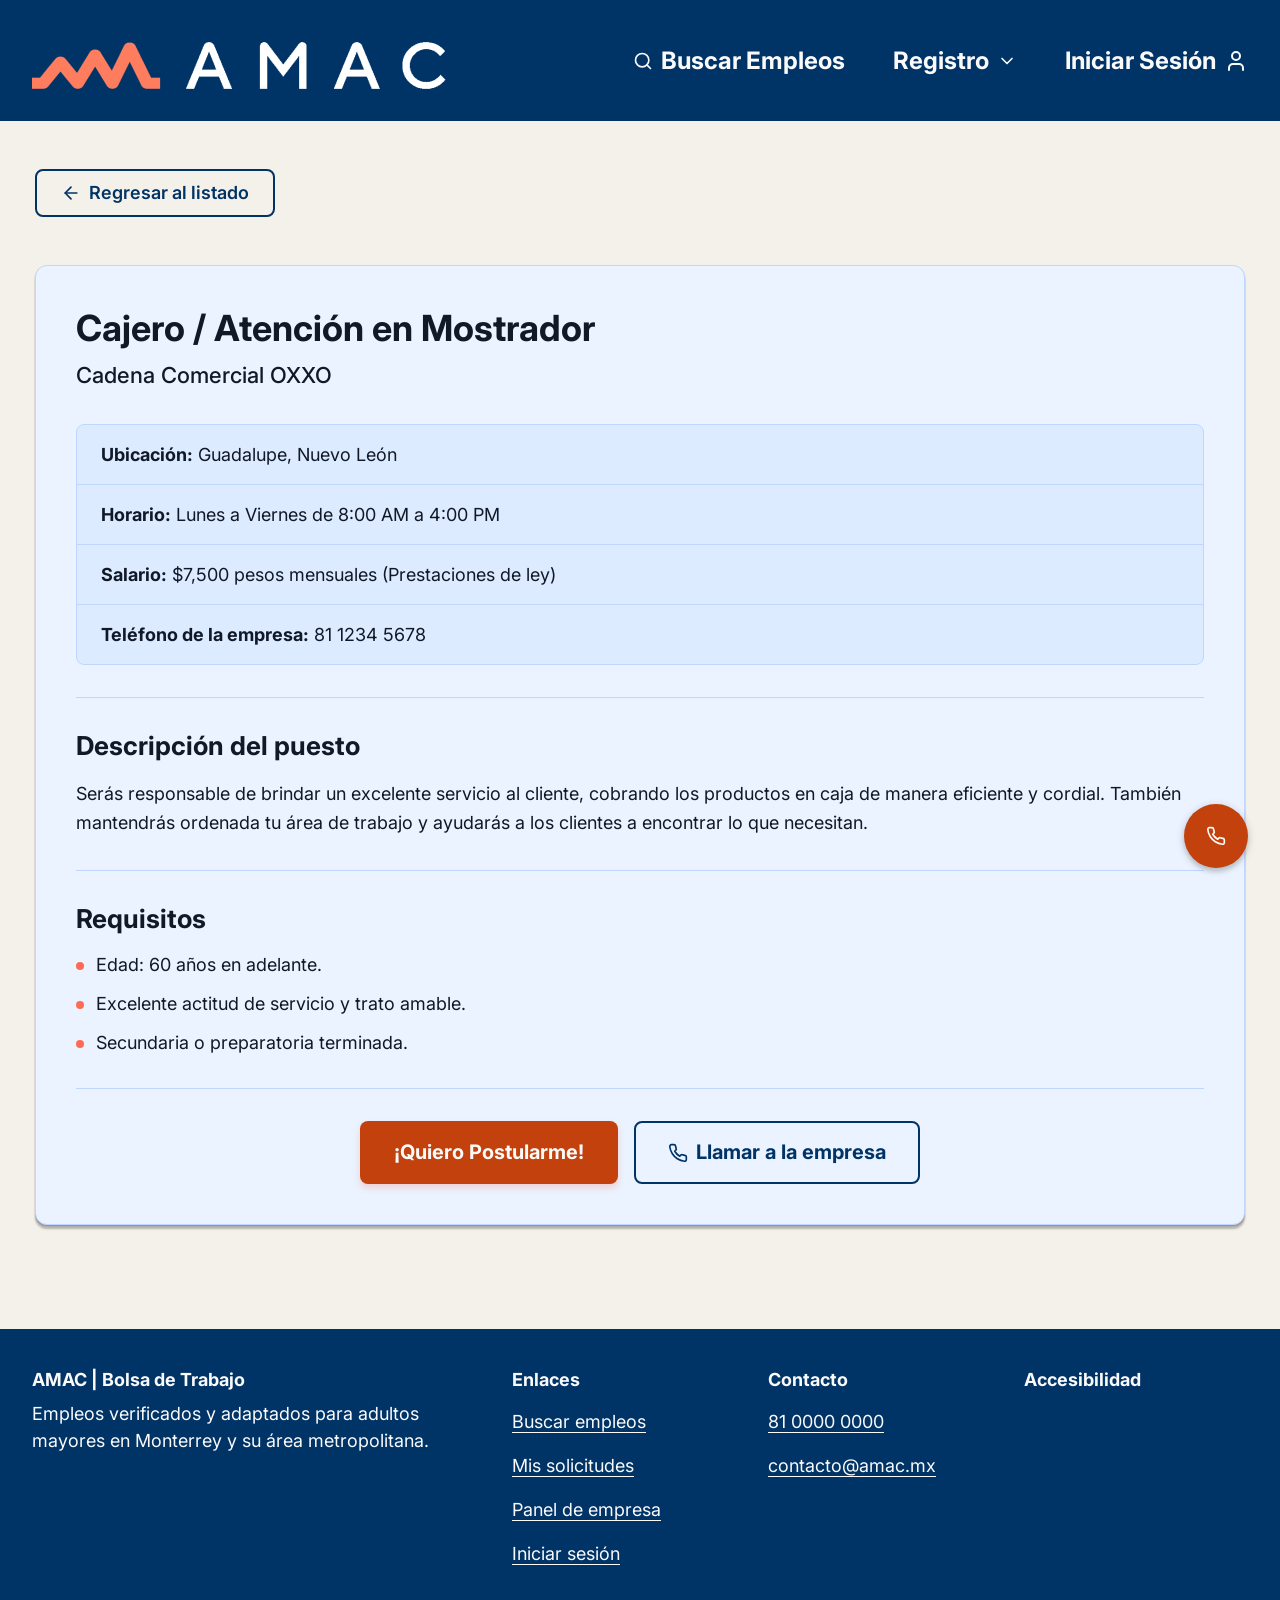
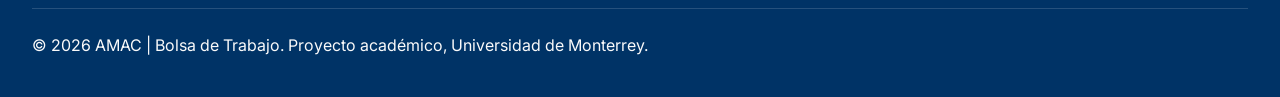
<file: vacante 10.00.43 pm.html>
<!DOCTYPE html>
<html lang="es">
<head>
  <meta charset="UTF-8">
  <meta name="viewport" content="width=device-width, initial-scale=1.0">
  <meta name="description" content="Detalle de la vacante Cajero / Atención en Mostrador en Cadena Comercial OXXO, Guadalupe, Nuevo León.">
  <meta name="theme-color" content="#003366">
  <title>Cajero / Atención en Mostrador – AMAC | Bolsa de Trabajo</title>
  <link rel="icon" href="img/favicon.svg" type="image/svg+xml">
  <link rel="preconnect" href="https://fonts.googleapis.com">
  <link rel="preconnect" href="https://fonts.gstatic.com" crossorigin>
  <link rel="stylesheet" href="https://fonts.googleapis.com/css2?family=Inter:wght@400;500;600;700&amp;display=swap">

  <!-- Hojas de estilo del proyecto (el orden importa) -->
  <link rel="stylesheet" href="css/variables.css">
  <link rel="stylesheet" href="css/base.css">
  <link rel="stylesheet" href="css/layout.css">
  <link rel="stylesheet" href="css/componentes.css">

  <!-- Menú móvil y mostrar contraseña. Va en el head para marcar <html class="js"> antes de pintar -->
  <script src="js/main.js"></script>
</head>
<body>
  <a class="skip-link" href="#principal">Saltar al contenido principal</a>

  <!-- ===================== ENCABEZADO (idéntico en todas las páginas) ===================== -->
  <header class="site-header">
    <div class="site-header__inner">
      <a class="site-header__brand" href="index.html">
        <img class="site-header__logo" src="img/amac-logo.png" alt="AMAC Bolsa de Trabajo, ir al inicio" width="442" height="75">
      </a>

      <button class="site-header__toggle" type="button" aria-expanded="false" aria-controls="site-nav">
        <span class="site-header__toggle-bar"></span>
        <span class="site-header__toggle-bar"></span>
        <span class="site-header__toggle-bar"></span>
        <span class="visually-hidden">Menú</span>
      </button>

      <nav class="site-nav" id="site-nav" aria-label="Navegación principal">
        <ul class="site-nav__list">
          <li class="site-nav__item">
            <a class="site-nav__link" href="index.html">
              <svg class="icon" viewBox="0 0 24 24" aria-hidden="true" focusable="false"><circle cx="11" cy="11" r="8"/><path d="m21 21-4.3-4.3"/></svg>
              Buscar Empleos
            </a>
          </li>
          <li class="site-nav__item">
            <details class="site-nav__submenu">
              <summary class="site-nav__link">
                Registro
                <svg class="icon site-nav__chevron" viewBox="0 0 24 24" aria-hidden="true" focusable="false"><path d="m6 9 6 6 6-6"/></svg>
              </summary>
              <ul class="site-nav__sublist">
                <li><a class="site-nav__sublink" href="registro-candidato.html">Registrar candidato</a></li>
                <li><a class="site-nav__sublink" href="registro-empresa.html">Registrar empresa</a></li>
              </ul>
            </details>
          </li>
          <li class="site-nav__item">
            <details class="site-nav__submenu">
              <summary class="site-nav__link">
                Iniciar Sesión
                <svg class="icon icon--lg" viewBox="0 0 24 24" aria-hidden="true" focusable="false"><path d="M19 21v-2a4 4 0 0 0-4-4H9a4 4 0 0 0-4 4v2"/><circle cx="12" cy="7" r="4"/></svg>
              </summary>
              <ul class="site-nav__sublist">
                <li><a class="site-nav__sublink" href="login.html">Iniciar sesión como candidato</a></li>
                <li><a class="site-nav__sublink" href="login-empresa.html">Iniciar sesión como empresa</a></li>
              </ul>
            </details>
          </li>
        </ul>
      </nav>
    </div>
  </header>

  <main class="page" id="principal" tabindex="-1">
    <a class="btn btn--outline back-link" href="index.html">
      <svg class="icon" viewBox="0 0 24 24" aria-hidden="true" focusable="false"><path d="M19 12H5"/><path d="m12 19-7-7 7-7"/></svg>
      Regresar al listado
    </a>

    <article class="job-detail" aria-labelledby="job-title">
      <header class="job-detail__header">
        <h1 class="job-detail__title" id="job-title" tabindex="-1">Cajero / Atención en Mostrador</h1>
        <p class="job-detail__company">Cadena Comercial OXXO</p>
      </header>

      <dl class="job-detail__info">
        <div class="job-detail__info-row">
          <dt class="job-detail__info-label">Ubicación:</dt>
          <dd class="job-detail__info-value">Guadalupe, Nuevo León</dd>
        </div>
        <div class="job-detail__info-row">
          <dt class="job-detail__info-label">Horario:</dt>
          <dd class="job-detail__info-value">Lunes a Viernes de 8:00 AM a 4:00 PM</dd>
        </div>
        <div class="job-detail__info-row">
          <dt class="job-detail__info-label">Salario:</dt>
          <dd class="job-detail__info-value">$7,500 pesos mensuales (Prestaciones de ley)</dd>
        </div>
        <div class="job-detail__info-row">
          <dt class="job-detail__info-label">Teléfono de la empresa:</dt>
          <dd class="job-detail__info-value">81 1234 5678</dd>
        </div>
      </dl>

      <hr class="job-detail__divider">

      <section class="job-detail__section" aria-labelledby="descripcion-title">
        <h2 class="job-detail__section-title" id="descripcion-title">Descripción del puesto</h2>
        <p class="job-detail__text">Serás responsable de brindar un excelente servicio al cliente, cobrando los productos en caja de manera eficiente y cordial. También mantendrás ordenada tu área de trabajo y ayudarás a los clientes a encontrar lo que necesitan.</p>
      </section>

      <hr class="job-detail__divider">

      <section class="job-detail__section" aria-labelledby="requisitos-title">
        <h2 class="job-detail__section-title" id="requisitos-title">Requisitos</h2>
        <ul class="requirements">
          <li class="requirements__item">Edad: 60 años en adelante.</li>
          <li class="requirements__item">Excelente actitud de servicio y trato amable.</li>
          <li class="requirements__item">Secundaria o preparatoria terminada.</li>
        </ul>
      </section>

      <hr class="job-detail__divider">

      <!-- Postularme (RF-004) y Llamar (RF-051) -->
      <div class="job-detail__actions">
        <!-- Sin JavaScript abre la ventana con :target; con JavaScript usa <dialog> (atrapa el foco y cierra con Esc) -->
        <a class="btn btn--accent btn--lg" href="#confirmacion" data-abrir-dialogo>¡Quiero Postularme!</a>
        <!-- TODO: teléfono real de la empresa (dato de ejemplo) -->
        <a class="btn btn--outline btn--lg" href="tel:+528112345678">
          <svg class="icon" viewBox="0 0 24 24" aria-hidden="true" focusable="false"><path d="M22 16.92v3a2 2 0 0 1-2.18 2 19.79 19.79 0 0 1-8.63-3.07 19.5 19.5 0 0 1-6-6 19.79 19.79 0 0 1-3.07-8.67A2 2 0 0 1 4.11 2h3a2 2 0 0 1 2 1.72 12.84 12.84 0 0 0 .7 2.81 2 2 0 0 1-.45 2.11L8.09 9.91a16 16 0 0 0 6 6l1.27-1.27a2 2 0 0 1 2.11-.45 12.84 12.84 0 0 0 2.81.7A2 2 0 0 1 22 16.92z"/></svg>
          Llamar a la empresa
        </a>
      </div>
    </article>
  </main>

  <!-- ===================== CONFIRMACIÓN DE POSTULACIÓN ===================== -->
  <dialog class="modal" id="confirmacion" aria-labelledby="confirmacion-titulo" tabindex="-1">
    <div class="modal__content">
      <svg class="icon modal__icon" viewBox="0 0 24 24" aria-hidden="true" focusable="false"><circle cx="12" cy="12" r="10"/><path d="m9 12 2 2 4-4"/></svg>
      <h2 class="modal__title" id="confirmacion-titulo">¡Postulación enviada!</h2>
      <p class="modal__text">Tu solicitud para <strong>Cajero / Atención en Mostrador</strong> en Cadena Comercial OXXO se envió con éxito. Puedes revisar su estado en Mis Solicitudes.</p>
      <div class="modal__actions">
        <a class="btn btn--lg btn--block" href="mis-solicitudes.html">Ir a Mis Solicitudes</a>
        <a class="btn btn--outline btn--block" href="#job-title" data-cerrar-dialogo>Seguir viendo la vacante</a>
      </div>
    </div>
  </dialog>

  <!-- ===================== BOTÓN DE AYUDA / LLAMAR A AMAC (RF-052) ===================== -->
  <!-- TODO: reemplazar por el teléfono real de AMAC -->
  <aside class="help" aria-label="Ayuda telefónica">
    <a class="help-fab" href="tel:+528100000000">
      <svg class="icon help-fab__icon" viewBox="0 0 24 24" aria-hidden="true" focusable="false"><path d="M22 16.92v3a2 2 0 0 1-2.18 2 19.79 19.79 0 0 1-8.63-3.07 19.5 19.5 0 0 1-6-6 19.79 19.79 0 0 1-3.07-8.67A2 2 0 0 1 4.11 2h3a2 2 0 0 1 2 1.72 12.84 12.84 0 0 0 .7 2.81 2 2 0 0 1-.45 2.11L8.09 9.91a16 16 0 0 0 6 6l1.27-1.27a2 2 0 0 1 2.11-.45 12.84 12.84 0 0 0 2.81.7A2 2 0 0 1 22 16.92z"/></svg>
      <span class="visually-hidden">Llamar a AMAC para pedir ayuda</span>
    </a>
  </aside>

  <!-- ===================== PIE DE PÁGINA (idéntico en todas las páginas) ===================== -->
  <footer class="site-footer">
    <div class="site-footer__inner">
      <section aria-labelledby="footer-amac">
        <h2 class="site-footer__title" id="footer-amac">AMAC | Bolsa de Trabajo</h2>
        <p class="site-footer__text">Empleos verificados y adaptados para adultos mayores en Monterrey y su área metropolitana.</p>
      </section>

      <nav aria-labelledby="footer-enlaces">
        <h2 class="site-footer__title" id="footer-enlaces">Enlaces</h2>
        <ul class="site-footer__list">
          <li><a class="site-footer__link" href="index.html">Buscar empleos</a></li>
          <li><a class="site-footer__link" href="mis-solicitudes.html">Mis solicitudes</a></li>
          <li><a class="site-footer__link" href="empresa-vacantes.html">Panel de empresa</a></li>
          <li><a class="site-footer__link" href="login.html">Iniciar sesión</a></li>
        </ul>
      </nav>

      <section aria-labelledby="footer-contacto">
        <h2 class="site-footer__title" id="footer-contacto">Contacto</h2>
        <!-- TODO: reemplazar por el teléfono y correo reales -->
        <address class="site-footer__contact">
          <a class="site-footer__link" href="tel:+528100000000">81 0000 0000</a><br>
          <a class="site-footer__link" href="mailto:contacto@amac.mx">contacto@amac.mx</a>
        </address>
      </section>

      <section class="site-footer__a11y" aria-labelledby="footer-accesibilidad">
        <h2 class="site-footer__title" id="footer-accesibilidad">Accesibilidad</h2>
        <!-- Modo alto contraste: el botón aparece solo con JavaScript (js/main.js) -->
        <button class="contrast-toggle" type="button" aria-pressed="false" hidden>
          <svg class="icon" viewBox="0 0 24 24" aria-hidden="true" focusable="false"><circle cx="12" cy="12" r="10"/><path d="M12 18a6 6 0 0 0 0-12v12z"/></svg>
          Alto contraste
        </button>
      </section>

      <p class="site-footer__legal">© 2026 AMAC | Bolsa de Trabajo. Proyecto académico, Universidad de Monterrey.</p>
    </div>
  </footer>
</body>
</html>
</file>
<file: css/variables.css>
/* ==========================================================================
   AMAC | Bolsa de Trabajo · variables.css
   Design tokens del prototipo de Figma, migrados desde styles.css.

   Reglas de este archivo:
   · Solo declara variables; no estiliza ningún elemento.
   · Mobile-first: los valores de :root son para celular (320 px en adelante)
     y las media queries de abajo los ajustan para pantallas más grandes.
   · Tamaños de texto y espacios en rem (1rem = 16 px por defecto del
     navegador) para que todo escale con el zoom y la configuración del usuario.
   · Los bordes y sombras se quedan en px: son detalles visuales, no texto.

   Orden de carga en cada página:
   variables.css → base.css → layout.css → componentes.css

   Puntos de quiebre (las variables no funcionan dentro de @media, así que
   se escriben a mano; en "em" para que respeten el zoom del navegador):
     · Celular ............ base, sin media query        (320 px +)
     · Tablet ............. @media (min-width: 48em)     (768 px +)
     · Escritorio ......... @media (min-width: 64em)     (1024 px +)
     · Escritorio amplio .. @media (min-width: 90em)     (1440 px +)
   ========================================================================== */

:root {
  /* ------------------------------------------------------------------------
     1. COLORES
     Contraste calculado con la fórmula WCAG 2.x. Mínimos: 4.5:1 para texto
     y 3:1 para bordes de campos y para el anillo de foco.
     ------------------------------------------------------------------------ */

  /* Marca y acciones (decisión de diseño #3 de la Entrega 1) */
  --color-primario: #003366;             /* header, títulos, botones de consulta. Blanco encima 12.6:1 */
  --color-primario-oscuro: #002147;      /* hover / activo del primario */
  --color-accion: #C2410C;               /* Buscar, Postularme, Llamar, Registrarme. Blanco encima 5.2:1 */
  --color-accion-oscuro: #9A3412;        /* hover / activo de la acción */
  --color-accion-suave: #FF6B52;         /* viñetas de requisitos. SOLO decorativo, nunca texto */
  --color-exito: #166534;                /* Aceptar candidatura, "Entrevista". Blanco encima 7.1:1 */
  --color-peligro: #991B1B;              /* Rechazar, "No seleccionado". Blanco encima 8.3:1 */

  /* Fondos y superficies */
  --color-fondo: #F4F1EA;                /* blanco hueso: fondo de todas las páginas */
  --color-superficie: #FFFFFF;           /* tarjetas, formularios, tablas */
  --color-superficie-alterna: #FAFAFA;   /* filas alternas de las tablas */
  --color-panel: #EAF3FF;                /* panel del buscador y detalle de vacante */
  --color-panel-info: #DCEBFF;           /* recuadro de ubicación / horario / salario */
  --color-campo-select: #BFD7FF;         /* fondo de los <select> de filtros */
  --color-subencabezado: #EAF0F6;        /* encabezado claro de la tabla de candidatos */
  --color-aviso: #F8F9FA;                /* caja de aceptar términos */
  --color-deshabilitado: #CED1D7;        /* botón deshabilitado (antes rgba(156,163,175,.5)) */

  /* Texto */
  --color-texto-titulo: #111827;         /* 14.7:1 sobre panel info */
  --color-texto-fuerte: #1C2033;         /* títulos de tarjeta, labels, sueldo */
  --color-texto: #334155;                /* texto normal. 9.2:1 sobre fondo hueso */
  --color-texto-suave: #4A5565;          /* subtítulos y empresa. 6.7:1 sobre fondo hueso */
  --color-texto-celda: #4B5563;          /* celdas de tabla. 7.2:1 sobre fila alterna */
  --color-texto-inverso: #FAFAFA;        /* texto sobre azul marino o naranja */
  --color-texto-placeholder: #6B7280;    /* CAMBIO vs Figma: #94A3B8 daba 2.6:1. Ahora 4.8:1 */

  /* Bordes */
  --color-borde: #E2E8F0;                /* bordes decorativos de tarjetas y filas */
  --color-borde-campo: #64748B;          /* CAMBIO vs Figma: #CBD5E1 daba 1.5:1. Un campo
                                            debe distinguirse con ≥ 3:1 (WCAG 1.4.11). Ahora 4.8:1 */
  --color-borde-suave: #BFD7FF;          /* separadores dentro del panel azul */
  --color-borde-oscuro: rgb(250 250 250 / 0.15); /* separadores del menú móvil */

  /* Etiquetas de estatus (una sola paleta para candidato y empresa).
     Todas ≥ 6.3:1 entre texto y fondo. */
  --estatus-revision-texto: #9A3412;     /* "En revisión", "Abierta", etiqueta "Tiempo completo" */
  --estatus-revision-fondo: #FFEDD5;
  --estatus-exito-texto: #166534;        /* "Entrevista agendada", "Entrevistas" */
  --estatus-exito-fondo: #DCFCE7;
  --estatus-error-texto: #991B1B;        /* "No seleccionado", "Cerrada" */
  --estatus-error-fondo: #FEE2E2;

  /* Foco del teclado */
  --color-foco: #C2410C;                 /* sobre fondos claros: 4.6:1 en panel, 3.6:1 en select */
  --color-foco-sobre-oscuro: #FDBA74;    /* sobre el header azul marino: 7.5:1 */

  /* ------------------------------------------------------------------------
     2. TIPOGRAFÍA
     El root se queda en 100 % (respeta la configuración del usuario).
     Ningún texto de lectura baja de 18 px; solo apoyos breves usan 16 px.
     ------------------------------------------------------------------------ */
  --fuente-base: "Inter", system-ui, -apple-system, "Segoe UI", Roboto, sans-serif;

  --texto-sm: 1rem;          /* 16 px · etiquetas de filtros (Figma), ayudas cortas, pie */
  --texto-base: 1.125rem;    /* 18 px · párrafos, campos, botones, celdas */
  --texto-md: 1.125rem;      /* 18 → 20 px · botones grandes (Postularme, Completar registro) */
  --texto-lg: 1.125rem;      /* 18 → 22 px · nombre de empresa en el detalle */
  --texto-xl: 1.25rem;       /* 20 → 24 px · títulos de tarjeta y menú principal */
  --texto-2xl: 1.375rem;     /* 22 → 26 px · títulos de sección (h2) */
  --texto-3xl: 1.625rem;     /* 26 → 32 px · h1 y cifras de las estadísticas */
  --texto-4xl: 1.75rem;      /* 28 → 36 px · h1 del detalle de vacante */

  --peso-regular: 400;
  --peso-medio: 500;
  --peso-seminegrita: 600;
  --peso-negrita: 700;

  /* Interlineados sin unidad: escalan con el tamaño del texto */
  --interlineado-titulos: 1.25;
  --interlineado-compacto: 1.35;   /* botones, etiquetas, celdas */
  --interlineado-base: 1.5;        /* párrafos (WCAG 1.4.12 pide ≥ 1.5) */
  --interlineado-amplio: 1.65;     /* textos largos del detalle */

  /* ------------------------------------------------------------------------
     3. ESPACIADOS · escala de 4 px expresada en rem
     El número indica múltiplos de 4 px: --espacio-4 = 16 px.
     ------------------------------------------------------------------------ */
  --espacio-1: 0.25rem;    /*  4 px */
  --espacio-2: 0.5rem;     /*  8 px */
  --espacio-3: 0.75rem;    /* 12 px */
  --espacio-4: 1rem;       /* 16 px */
  --espacio-5: 1.25rem;    /* 20 px */
  --espacio-6: 1.5rem;     /* 24 px */
  --espacio-7: 1.75rem;    /* 28 px */
  --espacio-8: 2rem;       /* 32 px */
  --espacio-10: 2.5rem;    /* 40 px */
  --espacio-12: 3rem;      /* 48 px */
  --espacio-16: 4rem;      /* 64 px */
  --espacio-24: 6rem;      /* 96 px · separación del menú en escritorio */

  /* ------------------------------------------------------------------------
     4. LAYOUT
     ------------------------------------------------------------------------ */
  --ancho-pagina: 90rem;          /* 1440 px · frame de escritorio en Figma */
  --ancho-contenido: 75.625rem;   /* 1210 px · tablas, listado, detalle */
  --ancho-formulario: 37.5rem;    /* 600 px · login y registro */
  --margen-pagina: 1rem;          /* margen lateral; crece en las media queries */

  --alto-encabezado: 5rem;        /* 80 px → 96 px → 121 px */
  --ancho-logo: 12.5rem;          /* 200 px; Figma usaba 301 px, que no cabe en 320 px
                                     junto al botón de menú */

  /* ------------------------------------------------------------------------
     5. ÁREAS TÁCTILES Y TAMAÑOS DE CONTROLES
     ------------------------------------------------------------------------ */
  --tactil-min: 2.75rem;          /* 44 px · mínimo de TODO botón o enlace */
  --alto-boton: 3rem;             /* 48 px · botones normales y de tabla */
  --alto-campo: 3.25rem;          /* 52 px · inputs y selects */
  --alto-textarea: 9.625rem;      /* 154 px · experiencia laboral */
  --tamano-casilla: 1.5rem;       /* 24 px · checkbox (Figma: 18 px, muy pequeño) */
  --tamano-icono: 1.25rem;        /* 20 px */
  --tamano-icono-lg: 1.5rem;      /* 24 px */
  --tamano-fab: 4rem;             /* 64 px · botón flotante de llamar a AMAC */
  --separacion-tactil: 0.5rem;    /* espacio mínimo entre dos elementos tocables */

  /* ------------------------------------------------------------------------
     6. FORMA
     ------------------------------------------------------------------------ */
  --radio-sm: 0.25rem;            /*  4 px · checkbox */
  --radio-md: 0.5rem;             /*  8 px · botones, campos, cajas */
  --radio-lg: 0.75rem;            /* 12 px · tarjetas, paneles, tablas */
  --radio-pildora: 999px;         /* etiquetas de estatus */
  --radio-circulo: 50%;           /* botón flotante */

  --grosor-borde: 1px;            /* Figma usaba 0.8 px; se redondea para que se vea igual en todas las pantallas */
  --grosor-foco: 3px;
  --separacion-foco: 2px;

  /* ------------------------------------------------------------------------
     7. SOMBRAS (valores de Figma convertidos de drop-shadow a box-shadow)
     ------------------------------------------------------------------------ */
  --sombra-tarjeta:
    0 4px 2px rgb(0 0 0 / 0.25),
    0 1px 1.5px rgb(0 0 0 / 0.1),
    0 1px 1px rgb(0 0 0 / 0.1);
  --sombra-estadistica: 0 1px 1.5px rgb(0 0 0 / 0.1);
  --sombra-tabla:
    0 4px 4px rgb(0 0 0 / 0.25),
    0 1px 3px rgb(0 0 0 / 0.1),
    0 1px 2px -1px rgb(0 0 0 / 0.1);
  --sombra-fab: 0 4px 4px rgb(0 0 0 / 0.1), 0 2px 8px rgb(0 0 0 / 0.2);
  --sombra-boton-primario: 0 4px 6px rgb(0 51 102 / 0.25);
  --sombra-boton-accion: 0 4px 6px rgb(255 107 82 / 0.25);

  /* ------------------------------------------------------------------------
     8. MOVIMIENTO Y CAPAS
     ------------------------------------------------------------------------ */
  --transicion: 150ms ease-in-out;
  --transicion-menu: 300ms ease;

  --z-encabezado: 10;
  --z-menu: 20;
  --z-fab: 30;
  --z-modal: 40;          /* confirmación de postulación */
}

/* --------------------------------------------------------------------------
   Tablet: 768 px en adelante
   -------------------------------------------------------------------------- */
@media (min-width: 48em) {
  :root {
    --texto-md: 1.25rem;       /* 20 px */
    --texto-lg: 1.375rem;      /* 22 px */
    --texto-xl: 1.5rem;        /* 24 px */
    --texto-2xl: 1.625rem;     /* 26 px */
    --texto-3xl: 2rem;         /* 32 px */
    --texto-4xl: 2.25rem;      /* 36 px */

    --margen-pagina: 1.5rem;   /* 24 px */
    --alto-encabezado: 6rem;   /* 96 px */
    --ancho-logo: 23.5625rem;  /* 377 px */
  }
}

/* --------------------------------------------------------------------------
   Escritorio: 1024 px en adelante
   -------------------------------------------------------------------------- */
@media (min-width: 64em) {
  :root {
    --margen-pagina: 2rem;              /* 32 px; el ancho máximo del contenido hace el resto */
    --alto-encabezado: 7.5625rem;       /* 121 px */
    --ancho-logo: 27.625rem;            /* 442 px: tamaño real del PNG exportado de Figma */
  }
}

/* --------------------------------------------------------------------------
   Preferencias del sistema operativo
   -------------------------------------------------------------------------- */
@media (prefers-reduced-motion: reduce) {
  :root {
    --transicion: 0ms;
    --transicion-menu: 0ms;
  }
}

/* --------------------------------------------------------------------------
   Modo de alto contraste (botón "Alto contraste" del pie de página).
   js/main.js agrega data-contraste="alto" al <html>; también se activa solo
   si el sistema operativo pide más contraste (prefers-contrast: more).
   Fondos blancos, texto negro, bordes negros y sin sombras. Todo ≥ 7:1.
   -------------------------------------------------------------------------- */
:root[data-contraste="alto"] {
  --color-primario: #001F3F;             /* 16.9:1 sobre blanco */
  --color-primario-oscuro: #000000;
  --color-accion: #9A3412;               /* 7.3:1 */
  --color-accion-oscuro: #7C2D12;
  --color-exito: #14532D;
  --color-peligro: #7F1D1D;

  --color-fondo: #FFFFFF;
  --color-superficie: #FFFFFF;
  --color-superficie-alterna: #FFFFFF;
  --color-panel: #FFFFFF;
  --color-panel-info: #FFFFFF;
  --color-campo-select: #FFFFFF;
  --color-subencabezado: #FFFFFF;
  --color-aviso: #FFFFFF;

  --color-texto-titulo: #000000;
  --color-texto-fuerte: #000000;
  --color-texto: #000000;
  --color-texto-suave: #000000;
  --color-texto-celda: #000000;
  --color-texto-placeholder: #404040;    /* 10.4:1 */

  --color-borde: #000000;
  --color-borde-campo: #000000;
  --color-borde-suave: #000000;

  --estatus-revision-fondo: #FFFFFF;
  --estatus-exito-fondo: #FFFFFF;
  --estatus-error-fondo: #FFFFFF;

  --color-foco: #9A3412;

  --sombra-tarjeta: none;
  --sombra-estadistica: none;
  --sombra-tabla: none;
  --sombra-boton-accion: none;
}
</file>
<file: css/base.css>
/* ==========================================================================
   AMAC | Bolsa de Trabajo · base.css
   Reset, estilos de elementos HTML (body, títulos, enlaces, formularios,
   tablas), foco visible y utilidades de accesibilidad.
   Aquí NO van clases de componentes: solo elementos y utilidades.
   ========================================================================== */

/* --------------------------------------------------------------------------
   1. Reset
   -------------------------------------------------------------------------- */
*,
*::before,
*::after {
  box-sizing: border-box;
}

* {
  margin: 0;
}

html {
  -webkit-text-size-adjust: 100%;
  text-size-adjust: 100%;
  /* Al saltar a un ancla (#principal), deja aire arriba del destino */
  scroll-padding-top: var(--espacio-4);
}

body {
  min-height: 100vh;
  font-family: var(--fuente-base);
  font-size: var(--texto-base);            /* 18 px */
  font-weight: var(--peso-regular);
  line-height: var(--interlineado-base);
  color: var(--color-texto);
  background-color: var(--color-fondo);
  -webkit-font-smoothing: antialiased;
  -moz-osx-font-smoothing: grayscale;
}

img,
svg,
picture {
  display: block;
  max-width: 100%;
}

img {
  height: auto;
}

/* Las listas con clase son componentes: se les quita la viñeta.
   Las listas sin clase (texto normal) conservan su estilo. */
ul[class],
ol[class] {
  padding: 0;
  list-style: none;
}

[hidden] {
  display: none !important;
}

/* --------------------------------------------------------------------------
   2. Tipografía
   -------------------------------------------------------------------------- */
h1,
h2,
h3,
h4 {
  font-weight: var(--peso-negrita);
  line-height: var(--interlineado-titulos);
  color: var(--color-texto-fuerte);
  overflow-wrap: break-word;   /* palabras largas no rompen el layout en 320 px */
}

h1 { font-size: var(--texto-3xl); }
h2 { font-size: var(--texto-2xl); }
h3 { font-size: var(--texto-xl); }

p,
li,
dd,
td,
th {
  overflow-wrap: break-word;
}

strong,
b {
  font-weight: var(--peso-negrita);
}

small {
  font-size: var(--texto-sm);
}

/* --------------------------------------------------------------------------
   3. Enlaces
   Subrayados por defecto: el color solo no basta para distinguirlos
   (WCAG 1.4.1). Los componentes que parecen botón quitan el subrayado.
   -------------------------------------------------------------------------- */
a {
  color: var(--color-primario);
  text-decoration: underline;
  text-decoration-thickness: 0.08em;
  text-underline-offset: 0.2em;
}

a:hover {
  text-decoration-thickness: 0.15em;
}

/* --------------------------------------------------------------------------
   4. Formularios
   -------------------------------------------------------------------------- */
button,
input,
select,
textarea {
  font: inherit;
  color: inherit;
}

button {
  cursor: pointer;
}

button:disabled,
[aria-disabled="true"] {
  cursor: not-allowed;
}

label {
  cursor: pointer;
}

fieldset {
  min-width: 0;          /* evita desbordes de fieldset en celular */
  padding: 0;
  border: 0;
}

legend {
  padding: 0;
}

textarea {
  resize: vertical;
}

::placeholder {
  color: var(--color-texto-placeholder);
  opacity: 1;            /* Firefox lo aclaraba */
}

/* --------------------------------------------------------------------------
   5. Tablas
   -------------------------------------------------------------------------- */
table {
  width: 100%;
  border-collapse: collapse;
}

th {
  text-align: left;
}

/* --------------------------------------------------------------------------
   6. Foco visible (navegación con teclado)
   Nunca se elimina el outline sin reemplazarlo.
   -------------------------------------------------------------------------- */
:focus-visible {
  outline: var(--grosor-foco) solid var(--color-foco);
  outline-offset: var(--separacion-foco);
}

/* El <main> recibe foco al usar "Saltar al contenido"; no necesita anillo */
main:focus {
  outline: none;
}

/* --------------------------------------------------------------------------
   7. Utilidades de accesibilidad
   -------------------------------------------------------------------------- */

/* Oculta visualmente pero sigue disponible para lectores de pantalla */
.visually-hidden {
  position: absolute !important;
  width: 1px !important;
  height: 1px !important;
  padding: 0 !important;
  margin: -1px !important;
  overflow: hidden !important;
  clip: rect(0 0 0 0) !important;
  white-space: nowrap !important;
  border: 0 !important;
}

/* "Saltar al contenido": invisible hasta que recibe foco con Tab */
.skip-link {
  position: absolute;
  top: var(--espacio-2);
  left: var(--espacio-2);
  z-index: var(--z-modal);
  display: inline-flex;
  align-items: center;
  min-height: var(--tactil-min);
  padding: var(--espacio-2) var(--espacio-4);
  font-weight: var(--peso-negrita);
  color: var(--color-primario);
  text-decoration: none;
  background-color: var(--color-superficie);
  border-radius: var(--radio-md);
  transform: translateY(-200%);
  transition: transform var(--transicion);
}

.skip-link:focus {
  transform: translateY(0);
}

/* --------------------------------------------------------------------------
   8. Movimiento reducido
   -------------------------------------------------------------------------- */
@media (prefers-reduced-motion: reduce) {
  *,
  *::before,
  *::after {
    animation-duration: 0.01ms !important;
    animation-iteration-count: 1 !important;
    transition-duration: 0.01ms !important;
    scroll-behavior: auto !important;
  }
}
</file>
<file: css/layout.css>
/* ==========================================================================
   AMAC | Bolsa de Trabajo · layout.css
   Estructura de la página: contenedores, encabezado y navegación, pie de
   página y botón flotante de ayuda. Mobile-first: los estilos base son para
   celular y las media queries (min-width) agregan cambios.

   Puntos de quiebre usados aquí:
     48em (768 px)  · tablet
     64em (1024 px) · escritorio
     80em (1280 px) · el menú deja de ser hamburguesa (con el logo de 471 px
                      y el menú de Figma no cabe todo antes de este ancho)
   ========================================================================== */

/* --------------------------------------------------------------------------
   1. Estructura general: el pie siempre queda al fondo
   -------------------------------------------------------------------------- */
body {
  display: flex;
  flex-direction: column;
}

.page {
  flex: 1 0 auto;
}

/* --------------------------------------------------------------------------
   2. Contenedores
   width: min(...) evita scroll horizontal en cualquier ancho y con zoom.
   -------------------------------------------------------------------------- */
.page {
  display: flex;
  flex-direction: column;
  gap: var(--espacio-8);
  width: min(100% - 2 * var(--margen-pagina), var(--ancho-contenido));
  margin-inline: auto;
  padding-top: var(--espacio-8);
  /* Espacio extra al final para que el botón flotante no tape lo último */
  padding-bottom: calc(var(--tamano-fab) + var(--espacio-10));
}

/* Login y registro: columna angosta centrada */
.page--narrow {
  width: min(100% - 2 * var(--margen-pagina), var(--ancho-formulario));
}

.page__content {
  display: flex;
  flex-direction: column;
  gap: var(--espacio-8);
}

@media (min-width: 64em) {
  .page {
    gap: var(--espacio-12);
    padding-top: var(--espacio-12);
  }

  .page__content {
    gap: var(--espacio-10);
  }
}

/* --------------------------------------------------------------------------
   3. Encabezado de página (h1 + subtítulo)
   -------------------------------------------------------------------------- */
.page-intro {
  display: flex;
  flex-direction: column;
  gap: var(--espacio-2);
}

.page-intro__title {
  color: var(--color-primario);
}

.page-intro__subtitle {
  font-size: var(--texto-base);
  color: var(--color-texto);
}

/* --------------------------------------------------------------------------
   4. Encabezado del sitio
   -------------------------------------------------------------------------- */
.site-header {
  position: relative;
  z-index: var(--z-encabezado);
  background-color: var(--color-primario);
}

.site-header__inner {
  display: flex;
  align-items: center;
  justify-content: space-between;
  gap: var(--espacio-4);
  width: min(100% - 2 * var(--margen-pagina), var(--ancho-pagina));
  min-height: var(--alto-encabezado);
  margin-inline: auto;
}

/* Sobre el azul marino el anillo naranja no se ve: se usa uno claro */
.site-header :focus-visible,
.site-footer :focus-visible {
  outline-color: var(--color-foco-sobre-oscuro);
}

.site-header__brand {
  display: flex;
  align-items: center;
  flex-shrink: 1;
  min-width: 0;
  min-height: var(--tactil-min);
}

.site-header__logo {
  width: var(--ancho-logo);
}

/* Botón de menú (hamburguesa) */
.site-header__toggle {
  display: flex;
  flex-direction: column;
  align-items: center;
  justify-content: center;
  flex-shrink: 0;
  gap: 0.375rem;
  width: var(--alto-boton);
  height: var(--alto-boton);
  padding: 0;
  background: none;
  border: 2px solid transparent;
  border-radius: var(--radio-md);
}

.site-header__toggle-bar {
  display: block;
  width: 1.75rem;
  height: 3px;
  background-color: var(--color-texto-inverso);
  border-radius: 2px;
  transition: transform var(--transicion-menu), opacity var(--transicion-menu);
}

.site-header__toggle[aria-expanded="true"] .site-header__toggle-bar:nth-child(1) {
  transform: translateY(calc(0.375rem + 3px)) rotate(45deg);
}

.site-header__toggle[aria-expanded="true"] .site-header__toggle-bar:nth-child(2) {
  opacity: 0;
}

.site-header__toggle[aria-expanded="true"] .site-header__toggle-bar:nth-child(3) {
  transform: translateY(calc(-0.375rem - 3px)) rotate(-45deg);
}

/* Sin JavaScript no hay botón de menú: el menú se muestra siempre abierto */
html:not(.js) .site-header__toggle {
  display: none;
}

/* --------------------------------------------------------------------------
   5. Navegación principal (celular: lista vertical bajo el encabezado)
   -------------------------------------------------------------------------- */
.site-nav {
  background-color: var(--color-primario);
}

/* Con JavaScript, el menú móvil se despliega encima del contenido */
.js .site-nav {
  position: absolute;
  top: 100%;
  left: 0;
  right: 0;
  z-index: var(--z-menu);
  display: none;
  box-shadow: 0 8px 12px rgb(0 0 0 / 0.25);
}

.js .site-nav--open {
  display: block;
}

/* Sin JavaScript, el menú queda debajo del logo, dentro del encabezado */
html:not(.js) .site-header__inner {
  flex-wrap: wrap;
}

html:not(.js) .site-nav {
  flex-basis: 100%;
}

.site-nav__list {
  display: flex;
  flex-direction: column;
}

.site-nav__item {
  border-top: var(--grosor-borde) solid var(--color-borde-oscuro);
}

.site-nav__link {
  display: flex;
  align-items: center;
  gap: var(--espacio-2);
  width: 100%;
  min-height: var(--tactil-min);
  padding: var(--espacio-4) var(--margen-pagina);
  font-size: var(--texto-xl);
  font-weight: var(--peso-negrita);
  line-height: var(--interlineado-titulos);
  color: var(--color-texto-inverso);
  text-align: left;
  text-decoration: none;
  background: none;
  border: 0;
  list-style: none;            /* quita el triángulo del <summary> en Firefox */
}

.site-nav__link::-webkit-details-marker {
  display: none;               /* y en Safari / Chrome */
}

.site-nav__link:hover,
.site-nav__link[aria-current="page"] {
  text-decoration: underline;
  text-decoration-thickness: 0.1em;
  text-underline-offset: 0.3em;
}

/* Submenú "Registro" (<details>, funciona sin JavaScript) */
.site-nav__submenu[open] .site-nav__chevron {
  transform: rotate(180deg);
}

.site-nav__chevron {
  transition: transform var(--transicion);
}

.site-nav__sublist {
  padding-bottom: var(--espacio-2);
}

.site-nav__sublink {
  display: flex;
  align-items: center;
  min-height: var(--tactil-min);
  padding: var(--espacio-2) var(--margen-pagina) var(--espacio-2) calc(var(--margen-pagina) + var(--espacio-6));
  font-size: var(--texto-base);
  font-weight: var(--peso-seminegrita);
  color: var(--color-texto-inverso);
  text-decoration: none;
}

.site-nav__sublink:hover {
  text-decoration: underline;
}

/* --------------------------------------------------------------------------
   6. Navegación en escritorio (80em / 1280 px en adelante)
   -------------------------------------------------------------------------- */
@media (min-width: 80em) {
  .site-header__toggle,
  .js .site-header__toggle {
    display: none;
  }

  .site-nav,
  .js .site-nav {
    position: static;
    display: block;
    box-shadow: none;
  }

  html:not(.js) .site-header__inner {
    flex-wrap: nowrap;
  }

  html:not(.js) .site-nav {
    flex-basis: auto;
  }

  .site-nav__list {
    flex-direction: row;
    align-items: center;
    gap: var(--espacio-12);
  }

  .site-nav__item {
    position: relative;
    border-top: 0;
  }

  .site-nav__link {
    width: auto;
    padding: var(--espacio-2) 0;
    white-space: nowrap;
  }

  /* El submenú se abre como tarjeta flotante */
  .site-nav__sublist {
    position: absolute;
    top: calc(100% + var(--espacio-3));
    right: 0;
    min-width: 15rem;
    padding: var(--espacio-2) 0;
    background-color: var(--color-primario);
    border-radius: var(--radio-md);
    box-shadow: 0 8px 16px rgb(0 0 0 / 0.3);
  }

  .site-nav__sublink {
    padding-inline: var(--espacio-5);
  }
}

@media (min-width: 90em) {
  .site-nav__list {
    gap: var(--espacio-24);    /* 96 px, como en Figma */
  }
}

/* --------------------------------------------------------------------------
   7. Pie de página
   -------------------------------------------------------------------------- */
.site-footer {
  flex-shrink: 0;
  color: var(--color-texto-inverso);
  background-color: var(--color-primario);
}

.site-footer__inner {
  display: grid;
  gap: var(--espacio-8);
  width: min(100% - 2 * var(--margen-pagina), var(--ancho-pagina));
  margin-inline: auto;
  padding-block: var(--espacio-10);
}

.site-footer__title {
  margin-bottom: var(--espacio-2);
  font-size: var(--texto-base);
  color: var(--color-texto-inverso);
}

.site-footer__text {
  max-width: 32rem;
}

.site-footer__list {
  display: flex;
  flex-direction: column;
}

.site-footer__link {
  display: inline-flex;
  align-items: center;
  min-height: var(--tactil-min);
  color: var(--color-texto-inverso);
}

.site-footer__contact {
  font-style: normal;          /* <address> viene en cursiva por defecto */
}

.site-footer__legal {
  padding-top: var(--espacio-6);
  font-size: var(--texto-sm);
  border-top: var(--grosor-borde) solid var(--color-borde-oscuro);
}

@media (min-width: 48em) {
  .site-footer__inner {
    grid-template-columns: repeat(2, minmax(0, 1fr));
  }

  .site-footer__legal {
    grid-column: 1 / -1;
  }
}

@media (min-width: 64em) {
  .site-footer__inner {
    grid-template-columns: 2fr 1fr 1fr 1fr;
  }
}

/* --------------------------------------------------------------------------
   8. Botón flotante de ayuda / llamar a AMAC (RF-052)
   Fijo en la esquina para que esté visible en todas las páginas.
   -------------------------------------------------------------------------- */
.help-fab {
  position: fixed;
  right: max(var(--margen-pagina), env(safe-area-inset-right));
  bottom: max(var(--espacio-6), env(safe-area-inset-bottom));
  z-index: var(--z-fab);
  display: flex;
  align-items: center;
  justify-content: center;
  width: var(--tamano-fab);
  height: var(--tamano-fab);
  color: var(--color-texto-inverso);
  background-color: var(--color-accion);
  border-radius: var(--radio-circulo);
  box-shadow: var(--sombra-fab);
  transition: background-color var(--transicion);
}

.help-fab:hover {
  background-color: var(--color-accion-oscuro);
}

.help-fab:focus-visible {
  outline-color: var(--color-primario);
  outline-offset: 3px;
}

.help-fab__icon {
  width: var(--tamano-icono-lg);
  height: var(--tamano-icono-lg);
}

@media (min-width: 64em) {
  .help-fab {
    right: var(--espacio-8);
    bottom: var(--espacio-8);
  }
}

/* --------------------------------------------------------------------------
   9. Modo de colores forzados (Windows "Contraste alto")
   El sistema reemplaza los colores; los elementos que solo usan fondo
   (las barras del menú) se volverían invisibles sin esto.
   -------------------------------------------------------------------------- */
@media (forced-colors: active) {
  .site-header__toggle-bar {
    background-color: CanvasText;
  }

  .help-fab {
    border: 2px solid ButtonText;
  }
}

/* --------------------------------------------------------------------------
   10. Impresión
   Útil para que el candidato imprima el detalle de una vacante o sus
   solicitudes: se quita la navegación y se conserva el contenido.
   -------------------------------------------------------------------------- */
@media print {
  .skip-link,
  .site-header__toggle,
  .site-nav,
  .help,
  .site-footer nav,
  .back-link {
    display: none !important;
  }

  body {
    color: #000;
    background: #fff;
  }

  /* El logo es blanco: se imprime con su fondo azul */
  .site-header,
  .site-footer {
    -webkit-print-color-adjust: exact;
    print-color-adjust: exact;
  }

  .page {
    width: 100%;
    padding-block: var(--espacio-6);
  }

  .site-footer__inner {
    padding-block: var(--espacio-4);
  }
}

/* --------------------------------------------------------------------------
   11. Botón de alto contraste (pie de página)
   -------------------------------------------------------------------------- */
.contrast-toggle {
  display: inline-flex;
  align-items: center;
  gap: var(--espacio-2);
  min-height: var(--tactil-min);
  padding: var(--espacio-2) var(--espacio-4);
  font-weight: var(--peso-seminegrita);
  color: var(--color-texto-inverso);
  background: transparent;
  border: 2px solid var(--color-texto-inverso);
  border-radius: var(--radio-md);
}

.contrast-toggle[aria-pressed="true"] {
  color: var(--color-primario);
  background-color: var(--color-texto-inverso);
}
</file>
<file: css/componentes.css>
/* ==========================================================================
   AMAC | Bolsa de Trabajo · componentes.css
   Piezas reutilizables. Cada bloque será un componente de React en la
   Entrega 3 (el nombre sugerido va en el título de cada sección).
   Mobile-first: estilos base para celular + media queries con min-width.

    1. Ícono .................... <Icono />
    2. Botón .................... <Boton />
    3. Etiqueta y estatus ....... <Etiqueta /> <EtiquetaEstatus />
    4. Estadísticas ............. <Estadistica />
    5. Campo de formulario ...... <CampoFormulario />
    6. Aviso con casilla ........ <AvisoTerminos />
    7. Buscador y filtros ....... <Buscador /> <Filtro />
    8. Tarjeta de vacante ....... <TarjetaVacante />
    9. Detalle de vacante ....... <DetalleVacante />
   10. Tarjeta de autenticación . <FormularioAuth />
   11. Tabla de datos ........... <TablaDatos />
   12. Nota informativa ......... <NotaInfo />
   13. Enlace de ayuda .......... <EnlaceAyuda />
   14. Ventana de confirmación  <VentanaConfirmacion />
   15. Formularios largos ....... <GrupoCampos /> <OpcionRadio /> <Desplegable />
   16. Acciones de tabla ........ <AccionesTabla />
   17. Título de sección de tabla <SeccionTabla />
   14b. Colores forzados e impresión
   18. Página de error .......... <PaginaError />
   19. Tarjeta de candidato ..... <TarjetaCandidato />
   20. Estado vacío ............. <EstadoVacio />
   21. Variantes de confirmación  <VentanaConfirmacion tipo="..." />
   22. Ajustes de alto contraste
   ========================================================================== */

/* ==========================================================================
   1. Ícono (SVG en línea, toma el color del texto)
   ========================================================================== */
.icon {
  flex-shrink: 0;
  width: var(--tamano-icono);
  height: var(--tamano-icono);
  fill: none;
  stroke: currentColor;
  stroke-width: 2;
  stroke-linecap: round;
  stroke-linejoin: round;
}

.icon--lg {
  width: var(--tamano-icono-lg);
  height: var(--tamano-icono-lg);
}

/* ==========================================================================
   2. Botón
   Colores según la decisión de diseño #3:
   azul = consultar, naranja = acción importante, verde = aceptar, rojo = rechazar.
   Sirve igual en <a> y en <button>.
   ========================================================================== */
.btn {
  display: inline-flex;
  align-items: center;
  justify-content: center;
  gap: var(--espacio-2);
  min-width: var(--tactil-min);
  min-height: var(--alto-boton);
  padding: var(--espacio-2) var(--espacio-6);
  font-size: var(--texto-base);
  font-weight: var(--peso-seminegrita);
  line-height: var(--interlineado-compacto);
  color: var(--color-texto-inverso);
  text-align: center;
  text-decoration: none;
  background-color: var(--color-primario);
  border: 2px solid transparent;
  border-radius: var(--radio-md);
  transition: background-color var(--transicion), box-shadow var(--transicion);
}

.btn:hover {
  background-color: var(--color-primario-oscuro);
}

.btn--accent {
  background-color: var(--color-accion);
}

.btn--accent:hover {
  background-color: var(--color-accion-oscuro);
}

.btn--success {
  background-color: var(--color-exito);
}

.btn--danger {
  background-color: var(--color-peligro);
}

.btn--success:hover,
.btn--danger:hover {
  filter: brightness(0.9);
}

/* Contorno: "Regresar al listado", acciones secundarias */
.btn--outline {
  color: var(--color-primario);
  background-color: transparent;
  border-color: var(--color-primario);
}

.btn--outline:hover {
  color: var(--color-texto-inverso);
  background-color: var(--color-primario);
}

/* Botón grande: Postularme, Entrar, Completar registro */
.btn--lg {
  min-height: 3.5rem;
  padding: var(--espacio-4) var(--espacio-8);
  font-size: var(--texto-md);
  font-weight: var(--peso-negrita);
}

.btn--accent.btn--lg {
  box-shadow: var(--sombra-boton-accion);
}

.btn--block {
  display: flex;
  width: 100%;
}

/* Deshabilitado: se usa con aria-disabled="true" en <a>/<span>
   o con el atributo disabled en <button> */
.btn--disabled,
.btn:disabled,
.btn[aria-disabled="true"] {
  color: var(--color-texto-celda);
  background-color: var(--color-deshabilitado);
  box-shadow: none;
  pointer-events: none;
}

/* ==========================================================================
   3. Etiqueta ("Tiempo completo") y estatus de solicitud / vacante
   ========================================================================== */
.tag,
.status {
  display: inline-flex;
  border: 1px solid transparent;   /* se vuelve visible en colores forzados y alto contraste */
  align-items: center;
  justify-content: center;
  padding: var(--espacio-1) var(--espacio-3);
  font-size: var(--texto-sm);
  font-weight: var(--peso-medio);
  line-height: var(--interlineado-compacto);
  border-radius: var(--radio-pildora);
}

.tag {
  color: var(--estatus-revision-texto);
  background-color: var(--estatus-revision-fondo);
}

.status {
  padding: var(--espacio-2) var(--espacio-4);
  font-size: var(--texto-base);
  font-weight: var(--peso-seminegrita);
  text-align: center;
}

/* Los nombres de Figma (review/warning, interview/success, rejected/danger)
   comparten una sola paleta para no repetir colores */
.status--review,
.status--warning {
  color: var(--estatus-revision-texto);
  background-color: var(--estatus-revision-fondo);
}

.status--interview,
.status--success {
  color: var(--estatus-exito-texto);
  background-color: var(--estatus-exito-fondo);
}

.status--rejected,
.status--danger {
  color: var(--estatus-error-texto);
  background-color: var(--estatus-error-fondo);
}

/* ==========================================================================
   4. Estadísticas (Mis solicitudes, Panel de empresa)
   ========================================================================== */
.stats {
  display: grid;
  /* 1 columna en 320 px, 2 desde ~360 px: nunca corta palabras a la mitad */
  grid-template-columns: repeat(auto-fit, minmax(min(100%, 9.5rem), 1fr));
  gap: var(--espacio-4);
}

.stat {
  display: flex;
  flex-direction: column;
  gap: var(--espacio-1);
  padding: var(--espacio-4);
  background-color: var(--color-superficie);
  border: var(--grosor-borde) solid var(--color-borde);
  border-radius: var(--radio-lg);
  box-shadow: var(--sombra-estadistica);
}

.stat__value {
  font-size: var(--texto-3xl);
  font-weight: var(--peso-negrita);
  line-height: var(--interlineado-titulos);
  color: var(--color-primario);
}

.stat__value--accent  { color: var(--color-accion); }
.stat__value--success { color: var(--color-exito); }
.stat__value--danger  { color: var(--color-peligro); }

.stat__label {
  line-height: var(--interlineado-compacto);
  color: var(--color-texto-suave);
}

@media (min-width: 64em) {
  .stats {
    grid-template-columns: repeat(4, minmax(0, 1fr));
    gap: var(--espacio-5);
  }

  .stat {
    padding: var(--espacio-5);
  }
}

/* ==========================================================================
   5. Campo de formulario (label + control con ícono + ayudas)
   ========================================================================== */
.field {
  display: flex;
  flex-direction: column;
  gap: var(--espacio-2);
}

.field__label-row {
  display: flex;
  flex-wrap: wrap;
  align-items: center;
  justify-content: space-between;
  gap: var(--espacio-1) var(--espacio-4);
}

.field__label {
  font-weight: var(--peso-seminegrita);
  line-height: var(--interlineado-compacto);
  color: var(--color-texto-fuerte);
}

/* "¿Olvidaste tu contraseña?" */
.field__link {
  display: inline-flex;
  align-items: center;
  min-height: var(--tactil-min);
  font-weight: var(--peso-medio);
  color: var(--color-accion);
}

.field__hint,
.field__note {
  font-size: var(--texto-sm);
  line-height: var(--interlineado-base);
  color: var(--color-texto-celda);
}

/* Caja que contiene ícono + input (+ botón de ver contraseña) */
.field__control {
  display: flex;
  align-items: center;
  gap: var(--espacio-2);
  min-height: var(--alto-campo);
  padding-inline: var(--espacio-4) var(--espacio-1);
  background-color: var(--color-superficie);
  border: var(--grosor-borde) solid var(--color-borde-campo);
  border-radius: var(--radio-md);
}

/* El anillo de foco se dibuja en la caja completa, no solo en el input */
.field__control:focus-within {
  outline: var(--grosor-foco) solid var(--color-foco);
  outline-offset: var(--separacion-foco);
}

.field__icon {
  color: var(--color-texto-placeholder);
}

.field__input {
  flex: 1 1 auto;
  min-width: 0;
  min-height: calc(var(--alto-campo) - 2px);
  padding: 0 var(--espacio-3) 0 0;
  color: var(--color-texto-fuerte);
  background: transparent;
  border: 0;
}

.field__input:focus-visible {
  outline: none;               /* el foco ya lo muestra .field__control */
}

.field__textarea {
  display: block;
  width: 100%;
  min-height: var(--alto-textarea);
  padding: var(--espacio-3) var(--espacio-4);
  color: var(--color-texto-fuerte);
  background-color: var(--color-superficie);
  border: var(--grosor-borde) solid var(--color-borde-campo);
  border-radius: var(--radio-md);
}

/* Botón de mostrar / ocultar contraseña: área táctil de 44 × 44 px */
.field__toggle {
  display: flex;
  align-items: center;
  justify-content: center;
  flex-shrink: 0;
  width: var(--tactil-min);
  height: var(--tactil-min);
  padding: 0;
  color: var(--color-texto-celda);
  background: none;
  border: 0;
  border-radius: var(--radio-md);
}

.field__toggle-icon--hide,
.field__toggle[aria-pressed="true"] .field__toggle-icon--show {
  display: none;
}

.field__toggle[aria-pressed="true"] .field__toggle-icon--hide {
  display: block;
}

/* Grupo de campos con título (Datos personales, Dirección...) */
.fieldset {
  display: flex;
  flex-direction: column;
  gap: var(--espacio-5);
}

.fieldset__legend {
  margin-bottom: var(--espacio-2);
  font-size: var(--texto-xl);
  font-weight: var(--peso-negrita);
  color: var(--color-primario);
}

/* ==========================================================================
   6. Aviso con casilla (aceptar términos)
   ========================================================================== */
.notice {
  display: flex;
  align-items: flex-start;
  gap: var(--espacio-3);
  padding: var(--espacio-4);
  background-color: var(--color-aviso);
  border: var(--grosor-borde) solid var(--color-borde);
  border-radius: var(--radio-md);
}

/* Casilla de 24 px con área de toque ampliada por el <label> completo */
.notice__checkbox {
  display: grid;
  place-content: center;
  flex-shrink: 0;
  width: var(--tamano-casilla);
  height: var(--tamano-casilla);
  margin-top: 0.125rem;
  background-color: var(--color-superficie);
  border: 2px solid var(--color-borde-campo);
  border-radius: var(--radio-sm);
  appearance: none;
  -webkit-appearance: none;
  cursor: pointer;
}

.notice__checkbox::before {
  content: "";
  width: 0.75rem;
  height: 0.625rem;
  background-color: var(--color-texto-inverso);
  clip-path: polygon(14% 44%, 0 59%, 39% 100%, 100% 21%, 86% 6%, 39% 70%);
  transform: scale(0);
  transition: transform var(--transicion);
}

.notice__checkbox:checked {
  background-color: var(--color-primario);
  border-color: var(--color-primario);
}

.notice__checkbox:checked::before {
  transform: scale(1);
}

.notice__text {
  flex: 1 1 0;
  min-width: 0;
  color: var(--color-texto-suave);
}

.notice__link {
  font-weight: var(--peso-negrita);
}

/* ==========================================================================
   7. Buscador y filtros (index.html)
   ========================================================================== */
.search-panel {
  display: flex;
  flex-direction: column;
  gap: var(--espacio-4);
  padding: var(--espacio-4);
  background-color: var(--color-panel);
  border: var(--grosor-borde) solid var(--color-borde);
  border-radius: var(--radio-lg);
  box-shadow: var(--sombra-tarjeta);
}

.search-panel__row {
  display: flex;
  flex-direction: column;
  gap: var(--espacio-3);
}

.search-panel__field {
  display: flex;
  flex-direction: column;
  gap: var(--espacio-2);
  flex: 1 1 auto;
  min-width: 0;
}

.search-panel__control {
  position: relative;
}

.search-panel__icon {
  position: absolute;
  top: 50%;
  left: var(--espacio-4);
  color: var(--color-texto-placeholder);
  transform: translateY(-50%);
  pointer-events: none;
}

.search-panel__input {
  display: block;
  width: 100%;
  min-height: var(--alto-campo);
  padding: 0 var(--espacio-4) 0 var(--espacio-12);
  color: var(--color-texto-fuerte);
  background-color: var(--color-superficie);
  border: var(--grosor-borde) solid var(--color-borde-campo);
  border-radius: var(--radio-md);
}

.search-panel__filters {
  display: grid;
  grid-template-columns: minmax(0, 1fr);
  gap: var(--espacio-4);
  padding-top: var(--espacio-4);
  border-top: var(--grosor-borde) solid var(--color-borde-suave);
}

@media (min-width: 48em) {
  .search-panel {
    gap: var(--espacio-6);
    padding: var(--espacio-6);
  }

  .search-panel__row {
    flex-direction: row;
    align-items: flex-end;
    gap: var(--espacio-4);
  }

  .search-panel__row .btn {
    min-height: var(--alto-campo);
    padding-inline: var(--espacio-8);
  }

  .search-panel__filters {
    grid-template-columns: repeat(3, minmax(0, 1fr));
    gap: var(--espacio-6);
  }
}

/* Filtro: label + select con flecha propia */
.filter {
  display: flex;
  flex-direction: column;
  gap: var(--espacio-2);
}

.filter__label {
  font-weight: var(--peso-seminegrita);
  line-height: var(--interlineado-compacto);
  color: var(--color-texto);
}

.filter__control {
  position: relative;
}

.filter__select {
  display: block;
  width: 100%;
  min-height: var(--alto-boton);
  padding: 0 var(--espacio-10) 0 var(--espacio-4);
  color: var(--color-texto-fuerte);
  background-color: var(--color-campo-select);
  border: var(--grosor-borde) solid var(--color-borde-campo);
  border-radius: var(--radio-md);
  appearance: none;
  -webkit-appearance: none;
  cursor: pointer;
}

.filter__icon {
  position: absolute;
  top: 50%;
  right: var(--espacio-3);
  color: var(--color-texto-fuerte);
  transform: translateY(-50%);
  pointer-events: none;
}

/* ==========================================================================
   8. Tarjeta de vacante (index.html)
   ========================================================================== */
.job-list {
  display: flex;
  flex-direction: column;
  gap: var(--espacio-6);
}

.job-card {
  display: flex;
  flex-direction: column;
  gap: var(--espacio-4);
  padding: var(--espacio-5);
  background-color: var(--color-superficie);
  border: var(--grosor-borde) solid var(--color-borde);
  border-radius: var(--radio-lg);
  box-shadow: var(--sombra-tarjeta);
}

.job-card__body {
  display: flex;
  flex-direction: column;
  gap: var(--espacio-2);
  min-width: 0;
}

.job-card__title {
  font-size: var(--texto-xl);
  color: var(--color-texto-fuerte);
}

.job-card__company {
  font-weight: var(--peso-medio);
  color: var(--color-texto-suave);
}

.job-card__salary {
  padding-top: var(--espacio-1);
}

.job-card__salary-amount {
  color: var(--color-texto-fuerte);
}

@media (min-width: 48em) {
  .job-list {
    gap: var(--espacio-8);
  }

  .job-card {
    flex-direction: row;
    align-items: center;
    justify-content: space-between;
    gap: var(--espacio-6);
    padding: var(--espacio-6);
  }

  .job-card .btn {
    flex-shrink: 0;
  }
}

/* ==========================================================================
   9. Detalle de vacante (vacante.html)
   ========================================================================== */
.back-link {
  align-self: flex-start;
}

.job-detail {
  display: flex;
  flex-direction: column;
  gap: var(--espacio-6);
  padding: var(--espacio-5);
  background-color: var(--color-panel);
  border: var(--grosor-borde) solid var(--color-borde-suave);
  border-radius: var(--radio-lg);
  box-shadow: var(--sombra-tarjeta);
}

.job-detail__header {
  display: flex;
  flex-direction: column;
  gap: var(--espacio-2);
}

.job-detail__title {
  font-size: var(--texto-4xl);
  color: var(--color-texto-titulo);
}

.job-detail__company {
  font-size: var(--texto-lg);
  font-weight: var(--peso-medio);
  color: var(--color-texto-titulo);
}

/* Lista de datos: Ubicación, Horario, Salario */
.job-detail__info {
  overflow: hidden;
  background-color: var(--color-panel-info);
  border: var(--grosor-borde) solid var(--color-borde-suave);
  border-radius: var(--radio-md);
}

.job-detail__info-row {
  padding: var(--espacio-3) var(--espacio-4);
  color: var(--color-texto-titulo);
}

.job-detail__info-row + .job-detail__info-row {
  border-top: var(--grosor-borde) solid var(--color-borde-suave);
}

.job-detail__info-label {
  display: inline;
  font-weight: var(--peso-negrita);
}

.job-detail__info-value {
  display: inline;
}

.job-detail__divider {
  height: 1px;
  background-color: var(--color-borde-suave);
  border: 0;
}

.job-detail__section {
  display: flex;
  flex-direction: column;
  gap: var(--espacio-4);
}

.job-detail__section-title {
  font-size: var(--texto-2xl);
  color: var(--color-texto-titulo);
}

.job-detail__text {
  line-height: var(--interlineado-amplio);
  color: var(--color-texto-titulo);
}

.job-detail__actions {
  display: flex;
  flex-direction: column;
  gap: var(--espacio-4);
}

@media (min-width: 48em) {
  .job-detail {
    gap: var(--espacio-8);
    padding: var(--espacio-8);
  }

  .job-detail__info-row {
    padding: var(--espacio-4) var(--espacio-6);
  }

  .job-detail__actions {
    flex-direction: row;
    flex-wrap: wrap;
    justify-content: center;
  }
}

@media (min-width: 64em) {
  .job-detail {
    padding: var(--espacio-10);
  }
}

/* Lista de requisitos con viñetas de color */
.requirements {
  display: flex;
  flex-direction: column;
  gap: var(--espacio-3);
}

.requirements__item {
  display: flex;
  align-items: flex-start;
  gap: var(--espacio-3);
  line-height: var(--interlineado-base);
  color: var(--color-texto-titulo);
}

.requirements__item::before {
  content: "";
  flex-shrink: 0;
  width: 0.5rem;
  height: 0.5rem;
  margin-top: 0.6em;
  background-color: var(--color-accion-suave);
  border-radius: var(--radio-circulo);
}

/* ==========================================================================
   10. Tarjeta de autenticación (login.html, registro-candidato.html)
   ========================================================================== */
.auth {
  display: flex;
  flex-direction: column;
  align-items: stretch;
  gap: var(--espacio-4);
}

.auth-card {
  display: flex;
  flex-direction: column;
  gap: var(--espacio-6);
  padding: var(--espacio-6) var(--espacio-5);
  background-color: var(--color-superficie);
  border: var(--grosor-borde) solid var(--color-borde);
  border-radius: var(--radio-lg);
  box-shadow: var(--sombra-tarjeta);
}

.auth-card__header {
  display: flex;
  flex-direction: column;
  gap: var(--espacio-3);
  text-align: center;
}

.auth-card__title {
  color: var(--color-primario);
}

.auth-card__subtitle {
  color: var(--color-texto-suave);
}

.auth-card__fields {
  display: flex;
  flex-direction: column;
  gap: var(--espacio-5);
}

/* "¿Aún no tienes cuenta? Regístrate aquí" */
.auth-card__switch {
  display: flex;
  flex-wrap: wrap;
  align-items: center;
  justify-content: center;
  gap: 0 var(--espacio-2);
  text-align: center;
}

.auth-card__switch-text {
  color: var(--color-texto-suave);
}

.auth-card__switch-link {
  display: inline-flex;
  align-items: center;
  min-height: var(--tactil-min);
  font-weight: var(--peso-negrita);
  color: var(--color-accion);
}

@media (min-width: 48em) {
  .auth-card {
    gap: var(--espacio-8);
    padding: var(--espacio-12);
  }
}

/* ==========================================================================
   11. Tabla de datos (mis-solicitudes.html, empresa-vacantes.html)
   Celular y tablet: cada fila se ve como tarjeta con etiquetas (data-label).
   Escritorio (64em+): tabla normal.
   ========================================================================== */
.panel {
  overflow: hidden;
  background-color: var(--color-superficie);
  border: var(--grosor-borde) solid var(--color-borde);
  border-radius: var(--radio-lg);
  box-shadow: var(--sombra-tabla);
}

.data-table__caption {
  padding: var(--espacio-4) var(--espacio-5);
  font-size: var(--texto-xl);
  font-weight: var(--peso-negrita);
  color: var(--color-primario);
  text-align: left;
}

/* ---- Vista de tarjetas (base, celular) ---- */
.data-table__head {
  display: none;
}

.data-table,
.data-table__body,
.data-table__row,
.data-table__cell {
  display: block;
}

.data-table__row {
  display: grid;
  grid-template-columns: minmax(0, 1fr);
  gap: var(--espacio-3);
  padding: var(--espacio-4);
  border-top: var(--grosor-borde) solid var(--color-borde);
}

.data-table__row:nth-child(even) {
  background-color: var(--color-superficie-alterna);
}

.data-table__cell {
  color: var(--color-texto-celda);
}

.data-table__cell[data-label]::before {
  content: attr(data-label);
  display: block;
  font-weight: var(--peso-negrita);
  color: var(--color-primario);
}

.data-table__cell--status .status {
  display: inline-flex;
}

.data-table__cell--action .btn {
  width: 100%;
}

.data-table__primary {
  display: flex;
  flex-direction: column;
  align-items: flex-start;
  gap: var(--espacio-1);
}

.data-table__title {
  font-weight: var(--peso-negrita);
  color: var(--color-texto-fuerte);
}

/* Tablet: dos columnas de datos, acción a la derecha */
@media (min-width: 48em) {
  .data-table__row {
    grid-template-columns: minmax(0, 1fr) minmax(0, 1fr) auto;
    align-items: center;
    gap: var(--espacio-4) var(--espacio-6);
    padding: var(--espacio-5) var(--espacio-6);
  }

  .data-table__cell--primary {
    grid-column: 1 / -1;
  }

  .data-table__cell--status {
    grid-column: 1 / 3;
  }

  .data-table__cell--action {
    grid-column: 3;
    grid-row: 3;
  }

  .data-table__cell--action .btn {
    width: auto;
  }
}

/* ---- Vista de tabla (escritorio) ---- */
@media (min-width: 64em) {
  .data-table {
    display: table;
  }

  .data-table__head {
    display: table-header-group;
    background-color: var(--color-primario);
  }

  .data-table__head--light {
    background-color: var(--color-subencabezado);
  }

  .data-table__body {
    display: table-row-group;
  }

  .data-table__row {
    display: table-row;
    padding: 0;
  }

  .data-table__th,
  .data-table__cell {
    display: table-cell;
    padding: var(--espacio-4) var(--espacio-5) var(--espacio-4) 0;
    vertical-align: middle;
  }

  .data-table__th {
    font-weight: var(--peso-negrita);
    line-height: var(--interlineado-compacto);
    color: var(--color-texto-inverso);
  }

  .data-table__head--light .data-table__th {
    color: var(--color-primario);
  }

  .data-table__th:first-child,
  .data-table__cell:first-child {
    padding-left: var(--espacio-6);
  }

  .data-table__th:last-child,
  .data-table__cell:last-child {
    padding-right: var(--espacio-6);
  }

  .data-table__th--end,
  .data-table__cell--action {
    text-align: right;
  }

  .data-table__cell[data-label]::before {
    content: none;
  }

  .data-table__cell--action .btn {
    white-space: nowrap;
  }
}

/* ==========================================================================
   12. Nota informativa
   ========================================================================== */
.info-note {
  display: flex;
  align-items: flex-start;
  gap: var(--espacio-3);
  padding: var(--espacio-4);
  color: var(--color-texto);
  background-color: var(--color-superficie);
  border: var(--grosor-borde) solid var(--color-borde);
  border-radius: var(--radio-md);
}

.info-note__icon {
  margin-top: 0.2em;
  color: var(--color-primario);
}

.info-note__label {
  font-weight: var(--peso-seminegrita);
}

/* ==========================================================================
   13. Enlace de ayuda ("¿Necesitas ayuda? Contáctanos")
   ========================================================================== */
.help-link {
  display: flex;
  flex-wrap: wrap;
  align-items: center;
  justify-content: center;
  gap: 0 var(--espacio-2);
  padding: var(--espacio-2);
  text-align: center;
}

.help-link__icon {
  color: var(--color-texto-suave);
}

.help-link__text {
  font-weight: var(--peso-medio);
  color: var(--color-texto-suave);
}

.help-link__action {
  display: inline-flex;
  align-items: center;
  min-height: var(--tactil-min);
  font-weight: var(--peso-negrita);
}

/* ==========================================================================
   14. Ventana de confirmación (vacante.html) .......... <VentanaConfirmacion />
   Con JavaScript se abre con dialog.showModal(): atrapa el foco, cierra con
   Esc y oscurece el fondo. Sin JavaScript se muestra con :target (#confirmacion).
   ========================================================================== */
.modal {
  width: min(100% - 2 * var(--margen-pagina), 32rem);
  margin: auto;               /* el reset de base.css quita el centrado del navegador */
  max-height: calc(100% - 2 * var(--espacio-4));
  padding: 0;
  color: var(--color-texto);
  background-color: var(--color-superficie);
  border: 0;
  border-radius: var(--radio-lg);
  box-shadow: 0 20px 40px rgb(0 0 0 / 0.35);
}

.modal::backdrop {
  background-color: rgb(0 0 0 / 0.6);
}

/* Respaldo sin JavaScript */
.modal:target {
  position: fixed;
  inset: 0;
  z-index: var(--z-modal);
  display: block;
  height: fit-content;
  margin: auto;
  box-shadow: 0 0 0 100vmax rgb(0 0 0 / 0.6);
}

.modal:focus-visible {
  outline: none;
}

.modal__content {
  display: flex;
  flex-direction: column;
  align-items: center;
  gap: var(--espacio-4);
  padding: var(--espacio-8) var(--espacio-5);
  text-align: center;
}

.modal__icon {
  width: 4rem;
  height: 4rem;
  color: var(--color-exito);
}

.modal__title {
  font-size: var(--texto-2xl);
  color: var(--color-primario);
}

.modal__actions {
  display: flex;
  flex-direction: column;
  gap: var(--espacio-3);
  width: 100%;
  margin-top: var(--espacio-2);
}

@media (min-width: 48em) {
  .modal__content {
    padding: var(--espacio-10) var(--espacio-8);
  }
}

/* ==========================================================================
   15. Formularios largos (registro-candidato.html)
       <GrupoCampos /> <OpcionRadio /> <Desplegable />
   ========================================================================== */

/* Campos en dos columnas desde tablet (Colonia + Código postal) */
.field-grid {
  display: grid;
  grid-template-columns: minmax(0, 1fr);
  gap: var(--espacio-5);
}

@media (min-width: 48em) {
  .field-grid {
    grid-template-columns: repeat(2, minmax(0, 1fr));
  }

  .field--full {
    grid-column: 1 / -1;
  }
}

/* Separación extra entre grupos de campos dentro de la tarjeta */
.fieldset + .fieldset {
  margin-top: var(--espacio-4);
}

/* Select dentro de un campo (Municipio); reutiliza la flecha de .filter__icon */
.field__select {
  display: block;
  width: 100%;
  min-height: var(--alto-campo);
  padding: 0 var(--espacio-10) 0 var(--espacio-4);
  color: var(--color-texto-fuerte);
  background-color: var(--color-superficie);
  border: var(--grosor-borde) solid var(--color-borde-campo);
  border-radius: var(--radio-md);
  appearance: none;
  -webkit-appearance: none;
  cursor: pointer;
}

/* Opciones de radio grandes: toda la caja es clicable (área ≥ 44 px) */
.choices {
  display: flex;
  flex-direction: column;
  gap: var(--espacio-2);
}

.choices > legend {
  margin-bottom: var(--espacio-2);
}

.choice {
  display: flex;
  align-items: center;
  gap: var(--espacio-3);
  min-height: var(--alto-boton);
  padding: var(--espacio-2) var(--espacio-4);
  color: var(--color-texto-fuerte);
  background-color: var(--color-superficie);
  border: var(--grosor-borde) solid var(--color-borde-campo);
  border-radius: var(--radio-md);
}

.choice:has(:checked) {
  background-color: var(--color-panel);
  border-color: var(--color-primario);
  box-shadow: inset 0 0 0 1px var(--color-primario);
}

.choice__input {
  flex-shrink: 0;
  width: var(--tamano-casilla);
  height: var(--tamano-casilla);
  margin: 0;
  accent-color: var(--color-primario);
  cursor: pointer;
}

/* Aceptar términos + texto desplegable */
.terms {
  display: flex;
  flex-direction: column;
  gap: var(--espacio-2);
}

.disclosure__summary {
  display: inline-flex;
  align-items: center;
  min-height: var(--tactil-min);
  font-weight: var(--peso-seminegrita);
  color: var(--color-primario);
  text-decoration: underline;
  text-underline-offset: 0.2em;
  cursor: pointer;
}

.disclosure__body {
  display: flex;
  flex-direction: column;
  gap: var(--espacio-2);
  padding: var(--espacio-4) var(--espacio-4) var(--espacio-4) var(--espacio-8);
  color: var(--color-texto);
  list-style: disc;
  background-color: var(--color-aviso);
  border-radius: var(--radio-md);
}

/* ==========================================================================
   16. Acciones y celdas de tabla (mis-solicitudes.html)
   ========================================================================== */
.table-section {
  display: flex;
  flex-direction: column;
  gap: var(--espacio-4);
}

/* La primera celda de cada fila es <th scope="row">: se ve igual que las demás */
.data-table__cell--primary {
  font-weight: var(--peso-regular);
  text-align: left;
}

.data-table__meta {
  color: var(--color-texto-celda);
}

/* Varios botones en la misma celda (Ver detalle + Cancelar) */
.data-table__actions {
  display: flex;
  flex-direction: column;
  gap: var(--espacio-2);
}

@media (min-width: 48em) {
  .data-table__actions {
    flex-direction: row;
    flex-wrap: wrap;
    justify-content: flex-end;
  }
}

/* ==========================================================================
   17. Título de sección de tabla (empresa-vacantes.html)
   ========================================================================== */
.table-section__title {
  font-size: var(--texto-2xl);
  color: var(--color-primario);
}

/* ==========================================================================
   14b. Colores forzados (Windows "Contraste alto")
   Los fondos y sombras desaparecen en este modo; se reemplazan con colores
   del sistema para que la casilla, la opción elegida y las viñetas se vean.
   ========================================================================== */
@media (forced-colors: active) {
  .notice__checkbox:checked {
    background-color: Highlight;
    border-color: Highlight;
  }

  .notice__checkbox::before {
    background-color: HighlightText;
  }

  .choice:has(:checked) {
    outline: 3px solid Highlight;
  }

  .requirements__item::before {
    background-color: CanvasText;
  }

  .field__control:focus-within {
    outline-color: Highlight;
  }
}

/* Impresión: sin sombras y sin cortar tarjetas a la mitad */
@media print {
  .job-card,
  .job-detail,
  .panel,
  .auth-card,
  .stat,
  .info-note {
    box-shadow: none;
    break-inside: avoid;
  }

  .search-panel,
  .modal {
    display: none !important;
  }
}

/* ==========================================================================
   18. Página de error 404 ............................. <PaginaError />
   ========================================================================== */
.error-page {
  display: flex;
  flex-direction: column;
  align-items: center;
  gap: var(--espacio-4);
  padding: var(--espacio-10) var(--espacio-5);
  text-align: center;
  background-color: var(--color-superficie);
  border: var(--grosor-borde) solid var(--color-borde);
  border-radius: var(--radio-lg);
  box-shadow: var(--sombra-tarjeta);
}

.error-page__code {
  font-size: 5rem;
  font-weight: var(--peso-negrita);
  line-height: 1;
  color: var(--color-primario);
}

.error-page__title {
  color: var(--color-primario);
}

.error-page__actions {
  display: flex;
  flex-direction: column;
  gap: var(--espacio-3);
  width: 100%;
  margin-top: var(--espacio-2);
}

@media (min-width: 48em) {
  .error-page {
    padding: var(--espacio-12);
  }

  .error-page__code {
    font-size: 7rem;
  }
}

/* ==========================================================================
   19. Tarjeta de candidato (solicitudes-recibidas.html) .. <TarjetaCandidato />
   ========================================================================== */
.candidate-list {
  display: flex;
  flex-direction: column;
  gap: var(--espacio-6);
}

.candidate-card {
  overflow: hidden;
  background-color: var(--color-superficie);
  border: var(--grosor-borde) solid var(--color-borde);
  border-radius: var(--radio-lg);
  box-shadow: var(--sombra-tabla);
}

.candidate-card:focus-visible {
  outline-offset: 4px;
}

.candidate-card__header {
  display: flex;
  flex-wrap: wrap;
  align-items: flex-start;
  justify-content: space-between;
  gap: var(--espacio-3) var(--espacio-4);
  padding: var(--espacio-5);
  background-color: var(--color-superficie-alterna);
  border-bottom: var(--grosor-borde) solid var(--color-borde);
}

.candidate-card__name {
  font-size: var(--texto-xl);
}

.candidate-card__job {
  color: var(--color-texto-celda);
}

.candidate-card__body {
  display: flex;
  flex-direction: column;
  gap: var(--espacio-5);
  padding: var(--espacio-5);
}

.candidate-card__facts {
  display: grid;
  grid-template-columns: repeat(auto-fit, minmax(min(100%, 11rem), 1fr));
  gap: var(--espacio-4);
}

.candidate-card__facts dt,
.candidate-card__experience dt {
  font-weight: var(--peso-seminegrita);
  color: var(--color-texto-suave);
}

.candidate-card__facts dd,
.candidate-card__experience dd {
  margin: 0;
  color: var(--color-texto-fuerte);
}

.candidate-card__section {
  display: flex;
  flex-direction: column;
  gap: var(--espacio-2);
}

.candidate-card__subtitle {
  font-size: var(--texto-base);
  color: var(--color-primario);
}

.candidate-card__experience {
  display: flex;
  flex-direction: column;
  gap: var(--espacio-2);
}

.candidate-card__experience div {
  display: flex;
  flex-wrap: wrap;
  gap: 0 var(--espacio-3);
}

.candidate-card__experience dt {
  min-width: 5.5rem;
}

.candidate-card__footer {
  display: flex;
  flex-direction: column;
  gap: var(--espacio-4);
  padding: var(--espacio-5);
  background-color: var(--color-superficie-alterna);
  border-top: var(--grosor-borde) solid var(--color-borde);
}

.candidate-card__actions {
  display: flex;
  flex-direction: column;
  gap: var(--espacio-3);
}

.candidate-card__note {
  display: flex;
  flex-direction: column;
  gap: var(--espacio-1);
  padding: var(--espacio-4);
  background-color: var(--color-superficie);
  border: var(--grosor-borde) solid var(--color-borde);
  border-radius: var(--radio-md);
}

.candidate-card__note-text {
  display: flex;
  flex-wrap: wrap;
  justify-content: space-between;
  gap: var(--espacio-1) var(--espacio-4);
  color: var(--color-texto-celda);
}

.candidate-card__note-text strong {
  color: var(--color-texto-fuerte);
}

@media (min-width: 48em) {
  .candidate-card__header,
  .candidate-card__body,
  .candidate-card__footer {
    padding: var(--espacio-6);
  }

  .candidate-card__actions {
    flex-direction: row;
    flex-wrap: wrap;
  }
}

/* Lista de etiquetas (habilidades) */
.tag-list {
  display: flex;
  flex-wrap: wrap;
  gap: var(--espacio-2);
}

/* Botón de rechazo suave (Figma: fondo rojo claro, texto rojo) */
.btn--danger-soft {
  color: var(--estatus-error-texto);
  background-color: var(--estatus-error-fondo);
}

.btn--danger-soft:hover {
  color: var(--color-texto-inverso);
  background-color: var(--color-peligro);
}

/* ==========================================================================
   20. Estado vacío ...................................... <EstadoVacio />
   ========================================================================== */
.empty-state {
  display: flex;
  flex-direction: column;
  align-items: center;
  gap: var(--espacio-3);
  padding: var(--espacio-10) var(--espacio-5);
  text-align: center;
  background-color: var(--color-superficie);
  border: 2px dashed var(--color-borde-campo);
  border-radius: var(--radio-lg);
}

.empty-state__icon {
  width: 3rem;
  height: 3rem;
  color: var(--color-texto-suave);
}

.empty-state__title {
  font-size: var(--texto-xl);
  font-weight: var(--peso-negrita);
  color: var(--color-texto-fuerte);
}

.empty-state__text {
  max-width: 36rem;
  color: var(--color-texto-suave);
}

/* ==========================================================================
   21. Variantes de la ventana de confirmación (aceptar / entrevista / rechazar)
   ========================================================================== */
.modal__icon--accent {
  color: var(--color-accion);
}

.modal__icon--danger {
  color: var(--color-peligro);
}

.modal__summary {
  display: flex;
  align-items: center;
  gap: var(--espacio-4);
  width: 100%;
  padding: var(--espacio-4);
  text-align: left;
  background-color: var(--color-superficie-alterna);
  border: var(--grosor-borde) solid var(--color-borde);
  border-radius: var(--radio-md);
}

.modal__summary .status {
  margin-top: var(--espacio-1);
  font-size: var(--texto-sm);
}

.modal__summary-name {
  font-weight: var(--peso-negrita);
  color: var(--color-texto-fuerte);
}

.modal__notice {
  display: flex;
  align-items: flex-start;
  gap: var(--espacio-2);
  font-size: var(--texto-sm);
  color: var(--color-texto-celda);
  text-align: left;
}

.modal__notice .icon {
  margin-top: 0.15em;
}

/* Iniciales del candidato */
.avatar {
  display: grid;
  place-items: center;
  flex-shrink: 0;
  width: 3rem;
  height: 3rem;
  font-weight: var(--peso-negrita);
  color: var(--color-primario);
  background-color: var(--color-subencabezado);
  border-radius: var(--radio-circulo);
}

@media print {
  .candidate-card {
    box-shadow: none;
    break-inside: avoid;
  }

  .candidate-card__actions {
    display: none;
  }
}

/* ==========================================================================
   22. Ajustes del modo de alto contraste
   Las etiquetas pierden su fondo de color, así que se marcan con un borde.
   ========================================================================== */
[data-contraste="alto"] .tag,
[data-contraste="alto"] .status {
  border-color: currentColor;
}

[data-contraste="alto"] .btn--outline:hover,
[data-contraste="alto"] .btn:hover {
  text-decoration: underline;
}
</file>
